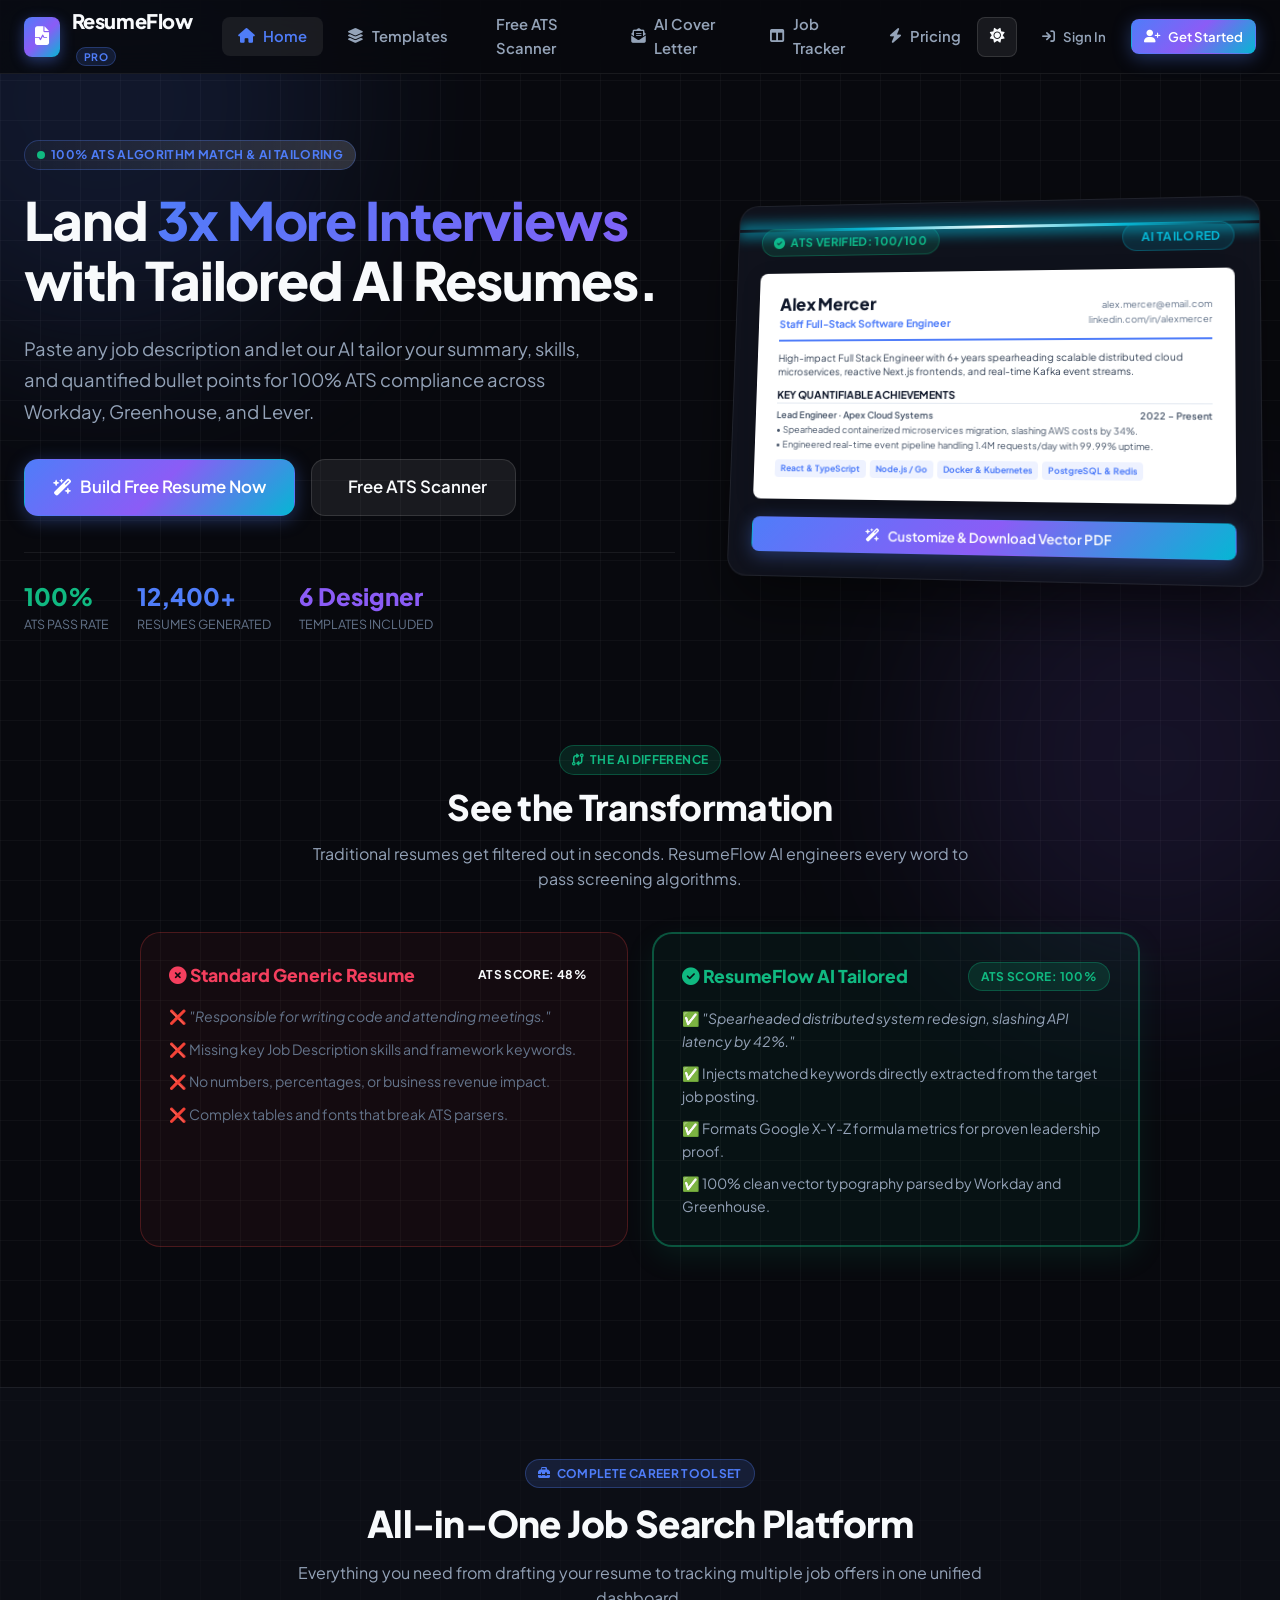
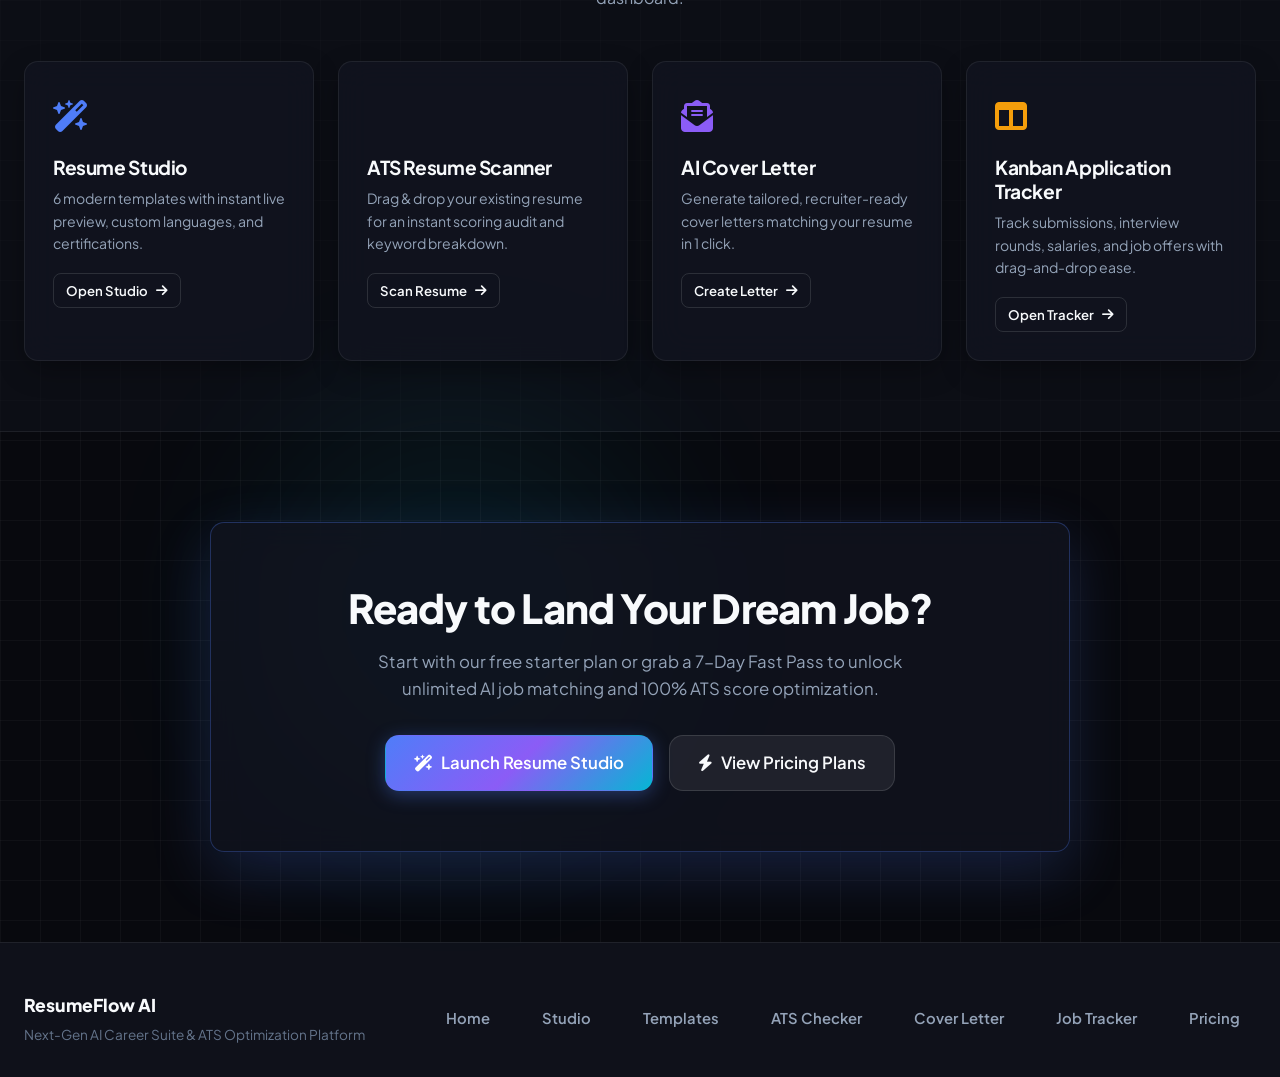
<file: index.html>
<!DOCTYPE html>
<html lang="en" data-theme="dark">
<head>
  <meta charset="UTF-8">
  <meta name="viewport" content="width=device-width, initial-scale=1.0">
  <title>ResumeFlow AI — The Next-Gen AI Resume Builder & ATS Job Tailoring Engine</title>
  <meta name="description" content="Land 3x more interviews. Build 100% ATS-optimized resumes tailored to any job description in seconds, generate matching cover letters, and track applications.">
  <meta name="keywords" content="ATS resume builder, free ATS resume checker, AI resume generator, job description matcher, resume templates, tech resume">
  <link rel="canonical" href="https://resumeflow-ai.onrender.com/">

  <!-- OpenGraph / Social Media SEO -->
  <meta property="og:type" content="website">
  <meta property="og:title" content="ResumeFlow AI — Land 3x More Interviews with AI Tailored Resumes">
  <meta property="og:description" content="Build 100% ATS-ready resumes matched directly to job descriptions with AI, 6 modern templates, and instant vector PDF downloads.">
  <meta property="og:url" content="https://resumeflow-ai.onrender.com/">
  <meta name="twitter:card" content="summary_large_image">

  <!-- JSON-LD Structured Data Schema for Google Search Snippets -->
  <script type="application/ld+json">
  {
    "@context": "https://schema.org",
    "@type": "SoftwareApplication",
    "name": "ResumeFlow AI",
    "operatingSystem": "All",
    "applicationCategory": "BusinessApplication",
    "offers": {
      "@type": "Offer",
      "price": "0.00",
      "priceCurrency": "USD"
    },
    "aggregateRating": {
      "@type": "AggregateRating",
      "ratingValue": "4.9",
      "ratingCount": "1240"
    },
    "description": "AI Resume Builder & ATS Job Tailoring Engine with real-time scoring, 6 modern templates, and cover letter generator."
  }
  </script>

  <!-- Favicon & Fonts -->
  <link rel="preconnect" href="https://fonts.googleapis.com">
  <link rel="preconnect" href="https://fonts.gstatic.com" crossorigin>
  <link href="https://fonts.googleapis.com/css2?family=Plus+Jakarta+Sans:wght@400;500;600;700;800;900&family=JetBrains+Mono:wght@400;600&display=swap" rel="stylesheet">

  <!-- FontAwesome Icons -->
  <link rel="stylesheet" href="https://cdnjs.cloudflare.com/ajax/libs/font-awesome/6.5.1/css/all.min.css">

  <!-- Core Stylesheets -->
  <link rel="stylesheet" href="css/app.css">
  <link rel="stylesheet" href="css/animations.css">
  <link rel="stylesheet" href="css/templates.css">

  <style>
    .comparison-section {
      max-width: 1000px;
      margin: 40px auto 60px;
      display: grid;
      grid-template-columns: 1fr 1fr;
      gap: 24px;
    }

    @media (max-width: 768px) {
      .comparison-section {
        grid-template-columns: 1fr;
      }
    }

    .compare-box {
      border-radius: var(--radius-lg);
      padding: 28px;
      position: relative;
    }

    .compare-box.bad {
      background: rgba(239, 68, 68, 0.05);
      border: 1px solid rgba(239, 68, 68, 0.25);
    }

    .compare-box.good {
      background: rgba(16, 185, 129, 0.05);
      border: 2px solid rgba(16, 185, 129, 0.4);
      box-shadow: 0 10px 30px rgba(16, 185, 129, 0.1);
    }

    .stat-counter-box {
      text-align: center;
      padding: 24px;
      background: var(--bg-card);
      border: 1px solid var(--border-subtle);
      border-radius: var(--radius-md);
    }
  </style>
</head>
<body class="bg-grid-pattern">

  <!-- Ambient Glow Orbs -->
  <div class="orb-glow orb-blue"></div>
  <div class="orb-glow orb-purple"></div>
  <div class="orb-glow orb-cyan"></div>

  <!-- Master Application Header Navigation -->
  <header class="app-header">
    <div class="container-wide flex-between">
      <!-- Brand Logo -->
      <a href="index.html" class="nav-brand">
        <div class="brand-icon">
          <i class="fa-solid fa-file-waveform"></i>
        </div>
        <span>ResumeFlow <span class="brand-badge">PRO</span></span>
      </a>

      <!-- Desktop Navigation Menu -->
      <ul class="nav-menu" id="navMenu">
        <li><a href="index.html" class="nav-link active"><i class="fa-solid fa-house"></i> Home</a></li>
        <li><a href="templates.html" class="nav-link"><i class="fa-solid fa-layer-group"></i> Templates</a></li>
        <li><a href="ats-checker.html" class="nav-link"><i class="fa-solid fa-radar"></i> Free ATS Scanner</a></li>
        <li><a href="cover-letter.html" class="nav-link"><i class="fa-solid fa-envelope-open-text"></i> AI Cover Letter</a></li>
        <li><a href="tracker.html" class="nav-link"><i class="fa-solid fa-table-columns"></i> Job Tracker</a></li>
        <li><a href="pricing.html" class="nav-link"><i class="fa-solid fa-bolt"></i> Pricing</a></li>
      </ul>

      <!-- Action Buttons -->
      <div class="nav-actions">
        <button class="btn btn-secondary btn-icon" id="themeToggleBtn" title="Toggle Light/Dark Mode">
          <i class="fa-solid fa-sun" id="themeIcon"></i>
        </button>
        <a href="dashboard.html" class="btn btn-secondary btn-sm" style="display:inline-flex; align-items:center; gap:8px;">
          <i class="fa-solid fa-folder-open"></i> Vault
        </a>
        <a href="builder.html" class="btn btn-primary btn-sm">
          <i class="fa-solid fa-wand-magic-sparkles"></i> Build Resume
        </a>
      </div>
    </div>
  </header>

  <!-- Hero Section -->
  <section class="hero-section" style="padding: 140px 0 70px 0; position: relative; overflow: hidden;">
    <div class="container">
      <div class="grid hero-grid" style="align-items: center; gap: 48px;">

        <!-- Left Hero Content -->
        <div class="animate-fade-in-up">
          <div class="badge badge-primary shimmer-badge" style="margin-bottom: 20px;">
            <span class="status-dot"></span> 100% ATS Algorithm Match & AI Tailoring
          </div>

          <h1 style="font-size: 3.3rem; font-weight: 900; line-height: 1.15; margin-bottom: 22px;">
            Land <span class="text-gradient">3x More Interviews</span> with Tailored AI Resumes.
          </h1>

          <p style="font-size: 1.15rem; color: var(--text-secondary); margin-bottom: 32px; line-height: 1.7; max-width: 580px;">
            Paste any job description and let our AI tailor your summary, skills, and quantified bullet points for 100% ATS compliance across Workday, Greenhouse, and Lever.
          </p>

          <!-- CTA Buttons -->
          <div style="display: flex; align-items: center; gap: 16px; flex-wrap: wrap; margin-bottom: 36px;">
            <a href="builder.html" class="btn btn-primary btn-lg">
              <i class="fa-solid fa-wand-magic-sparkles"></i> Build Free Resume Now
            </a>
            <a href="ats-checker.html" class="btn btn-secondary btn-lg">
              <i class="fa-solid fa-radar"></i> Free ATS Scanner
            </a>
          </div>

          <!-- Trust Proof Metrics -->
          <div style="display: flex; gap: 28px; flex-wrap: wrap; border-top: 1px solid var(--border-subtle); padding-top: 24px;">
            <div>
              <div style="font-size: 1.5rem; font-weight: 800; color: var(--accent-emerald);">100%</div>
              <div style="font-size: 0.78rem; color: var(--text-muted); text-transform: uppercase;">ATS Pass Rate</div>
            </div>
            <div>
              <div style="font-size: 1.5rem; font-weight: 800; color: var(--accent-primary);">12,400+</div>
              <div style="font-size: 0.78rem; color: var(--text-muted); text-transform: uppercase;">Resumes Generated</div>
            </div>
            <div>
              <div style="font-size: 1.5rem; font-weight: 800; color: #8b5cf6;">6 Designer</div>
              <div style="font-size: 0.78rem; color: var(--text-muted); text-transform: uppercase;">Templates Included</div>
            </div>
          </div>
        </div>

        <!-- Right Hero: 3D Interactive Live Hologram Resume Preview -->
        <div class="tilt-card-container">
          <div class="glass-card tilt-card" style="padding: 24px; border-radius: var(--radius-lg); position: relative; overflow: hidden; box-shadow: 0 25px 60px rgba(0,0,0,0.5);">
            <!-- Laser Scan Line -->
            <div class="laser-scan-line"></div>

            <!-- Mini Floating Badges -->
            <div style="display: flex; justify-content: space-between; align-items: center; margin-bottom: 18px;">
              <span class="badge badge-emerald"><i class="fa-solid fa-circle-check"></i> ATS Verified: 100/100</span>
              <span class="badge badge-cyan"><i class="fa-solid fa-sparkles"></i> AI Tailored</span>
            </div>

            <!-- Mockup Card Body -->
            <div style="background: #ffffff; color: #1e293b; border-radius: 8px; padding: 22px; font-family: 'Plus Jakarta Sans', sans-serif; font-size: 8.5pt; box-shadow: 0 4px 20px rgba(0,0,0,0.15);">
              <div style="display: flex; justify-content: space-between; align-items: baseline; border-bottom: 2px solid #4f7df9; padding-bottom: 8px; margin-bottom: 10px;">
                <div>
                  <h3 style="font-size: 13pt; font-weight: 800; color: #0f172a; margin: 0;">Alex Mercer</h3>
                  <div style="color: #4f7df9; font-weight: 700; font-size: 8pt;">Staff Full-Stack Software Engineer</div>
                </div>
                <div style="text-align: right; font-size: 7pt; color: #64748b;">
                  <div>alex.mercer@email.com</div>
                  <div>linkedin.com/in/alexmercer</div>
                </div>
              </div>

              <!-- Summary -->
              <p style="font-size: 7.5pt; color: #334155; line-height: 1.4; margin-bottom: 8px;">
                High-impact Full Stack Engineer with 6+ years spearheading scalable distributed cloud microservices, reactive Next.js frontends, and real-time Kafka event streams.
              </p>

              <!-- Experience preview -->
              <div style="font-weight: 700; font-size: 8pt; color: #0f172a; border-bottom: 1px solid #e2e8f0; margin-bottom: 4px; text-transform: uppercase;">
                Key Quantifiable Achievements
              </div>
              <div style="font-size: 7pt; color: #475569; margin-bottom: 6px;">
                <div style="display: flex; justify-content: space-between; font-weight: 600;">
                  <span>Lead Engineer · Apex Cloud Systems</span>
                  <span>2022 – Present</span>
                </div>
                <div>• Spearheaded containerized microservices migration, slashing AWS costs by 34%.</div>
                <div>• Engineered real-time event pipeline handling 1.4M requests/day with 99.99% uptime.</div>
              </div>

              <!-- Skill pills -->
              <div style="margin-top: 8px; display: flex; gap: 4px; flex-wrap: wrap;">
                <span style="background: #eef2ff; color: #4f7df9; padding: 2px 6px; border-radius: 4px; font-weight: 700; font-size: 6.5pt;">React & TypeScript</span>
                <span style="background: #eef2ff; color: #4f7df9; padding: 2px 6px; border-radius: 4px; font-weight: 700; font-size: 6.5pt;">Node.js / Go</span>
                <span style="background: #eef2ff; color: #4f7df9; padding: 2px 6px; border-radius: 4px; font-weight: 700; font-size: 6.5pt;">Docker & Kubernetes</span>
                <span style="background: #eef2ff; color: #4f7df9; padding: 2px 6px; border-radius: 4px; font-weight: 700; font-size: 6.5pt;">PostgreSQL & Redis</span>
              </div>
            </div>

            <!-- Floating Action in Card -->
            <div style="margin-top: 18px; text-align: center;">
              <a href="builder.html" class="btn btn-primary btn-sm" style="width: 100%;">
                <i class="fa-solid fa-wand-magic-sparkles"></i> Customize & Download Vector PDF
              </a>
            </div>
          </div>
        </div>

      </div>
    </div>
  </section>

  <!-- Before vs After Resume ATS Score Widget -->
  <section style="padding: 40px 0 80px; position: relative;">
    <div class="container">
      <div style="text-align: center; max-width: 680px; margin: 0 auto 36px auto;">
        <span class="badge badge-emerald" style="margin-bottom: 10px;"><i class="fa-solid fa-code-compare"></i> The AI Difference</span>
        <h2 style="font-size: 2.2rem; font-weight: 800; margin-bottom: 12px;">See the Transformation</h2>
        <p style="color: var(--text-secondary);">Traditional resumes get filtered out in seconds. ResumeFlow AI engineers every word to pass screening algorithms.</p>
      </div>

      <div class="comparison-section">
        <!-- Standard Resume Box -->
        <div class="compare-box bad">
          <div style="display: flex; justify-content: space-between; align-items: center; margin-bottom: 16px;">
            <div style="font-weight: 800; color: var(--accent-coral); font-size: 1.1rem;">
              <i class="fa-solid fa-circle-xmark"></i> Standard Generic Resume
            </div>
            <span class="badge badge-coral">ATS Score: 48%</span>
          </div>
          <ul style="list-style: none; padding: 0; margin: 0; font-size: 0.88rem; color: var(--text-muted); display: flex; flex-direction: column; gap: 10px;">
            <li>❌ <em>"Responsible for writing code and attending meetings."</em></li>
            <li>❌ Missing key Job Description skills and framework keywords.</li>
            <li>❌ No numbers, percentages, or business revenue impact.</li>
            <li>❌ Complex tables and fonts that break ATS parsers.</li>
          </ul>
        </div>

        <!-- ResumeFlow Optimized Box -->
        <div class="compare-box good">
          <div style="display: flex; justify-content: space-between; align-items: center; margin-bottom: 16px;">
            <div style="font-weight: 800; color: var(--accent-emerald); font-size: 1.1rem;">
              <i class="fa-solid fa-circle-check"></i> ResumeFlow AI Tailored
            </div>
            <span class="badge badge-emerald">ATS Score: 100%</span>
          </div>
          <ul style="list-style: none; padding: 0; margin: 0; font-size: 0.88rem; color: var(--text-secondary); display: flex; flex-direction: column; gap: 10px;">
            <li>✅ <em>"Spearheaded distributed system redesign, slashing API latency by 42%."</em></li>
            <li>✅ Injects matched keywords directly extracted from the target job posting.</li>
            <li>✅ Formats Google X-Y-Z formula metrics for proven leadership proof.</li>
            <li>✅ 100% clean vector typography parsed by Workday and Greenhouse.</li>
          </ul>
        </div>
      </div>
    </div>
  </section>

  <!-- Complete Startup Suite Tools -->
  <section style="padding: 70px 0; background: rgba(15, 17, 26, 0.6); border-top: 1px solid var(--border-subtle); border-bottom: 1px solid var(--border-subtle);">
    <div class="container">
      <div style="text-align: center; max-width: 700px; margin: 0 auto 50px auto;">
        <span class="badge badge-primary" style="margin-bottom: 12px;"><i class="fa-solid fa-toolbox"></i> Complete Career Toolset</span>
        <h2 style="font-size: 2.3rem; font-weight: 800; margin-bottom: 14px;">All-in-One Job Search Platform</h2>
        <p style="color: var(--text-secondary);">Everything you need from drafting your resume to tracking multiple job offers in one unified dashboard.</p>
      </div>

      <div class="grid" style="grid-template-columns: repeat(auto-fit, minmax(260px, 1fr)); gap: 24px;">

        <div class="glass-card" style="padding: 28px;">
          <div style="font-size: 2rem; color: var(--accent-primary); margin-bottom: 14px;"><i class="fa-solid fa-wand-magic-sparkles"></i></div>
          <h3 style="font-size: 1.2rem; margin-bottom: 8px;">Resume Studio</h3>
          <p style="font-size: 0.88rem; color: var(--text-secondary); margin-bottom: 18px;">6 modern templates with instant live preview, custom languages, and certifications.</p>
          <a href="builder.html" class="btn btn-outline btn-sm">Open Studio <i class="fa-solid fa-arrow-right"></i></a>
        </div>

        <div class="glass-card" style="padding: 28px;">
          <div style="font-size: 2rem; color: var(--accent-emerald); margin-bottom: 14px;"><i class="fa-solid fa-radar"></i></div>
          <h3 style="font-size: 1.2rem; margin-bottom: 8px;">ATS Resume Scanner</h3>
          <p style="font-size: 0.88rem; color: var(--text-secondary); margin-bottom: 18px;">Drag & drop your existing resume for an instant scoring audit and keyword breakdown.</p>
          <a href="ats-checker.html" class="btn btn-outline btn-sm">Scan Resume <i class="fa-solid fa-arrow-right"></i></a>
        </div>

        <div class="glass-card" style="padding: 28px;">
          <div style="font-size: 2rem; color: #8b5cf6; margin-bottom: 14px;"><i class="fa-solid fa-envelope-open-text"></i></div>
          <h3 style="font-size: 1.2rem; margin-bottom: 8px;">AI Cover Letter</h3>
          <p style="font-size: 0.88rem; color: var(--text-secondary); margin-bottom: 18px;">Generate tailored, recruiter-ready cover letters matching your resume in 1 click.</p>
          <a href="cover-letter.html" class="btn btn-outline btn-sm">Create Letter <i class="fa-solid fa-arrow-right"></i></a>
        </div>

        <div class="glass-card" style="padding: 28px;">
          <div style="font-size: 2rem; color: var(--accent-amber); margin-bottom: 14px;"><i class="fa-solid fa-table-columns"></i></div>
          <h3 style="font-size: 1.2rem; margin-bottom: 8px;">Kanban Application Tracker</h3>
          <p style="font-size: 0.88rem; color: var(--text-secondary); margin-bottom: 18px;">Track submissions, interview rounds, salaries, and job offers with drag-and-drop ease.</p>
          <a href="tracker.html" class="btn btn-outline btn-sm">Open Tracker <i class="fa-solid fa-arrow-right"></i></a>
        </div>

      </div>
    </div>
  </section>

  <!-- CTA Banner -->
  <section style="padding: 90px 0; text-align: center; position: relative;">
    <div class="container">
      <div class="glass-card" style="padding: 60px 32px; max-width: 860px; margin: 0 auto; border-color: rgba(79, 125, 249, 0.3); box-shadow: 0 20px 60px rgba(79, 125, 249, 0.2);">
        <h2 style="font-size: 2.5rem; font-weight: 900; margin-bottom: 16px;">Ready to Land Your Dream Job?</h2>
        <p style="font-size: 1.05rem; color: var(--text-secondary); max-width: 600px; margin: 0 auto 32px auto;">
          Start with our free starter plan or grab a 7-Day Fast Pass to unlock unlimited AI job matching and 100% ATS score optimization.
        </p>
        <div style="display: flex; justify-content: center; gap: 16px; flex-wrap: wrap;">
          <a href="builder.html" class="btn btn-primary btn-lg">
            <i class="fa-solid fa-wand-magic-sparkles"></i> Launch Resume Studio
          </a>
          <a href="pricing.html" class="btn btn-secondary btn-lg">
            <i class="fa-solid fa-bolt"></i> View Pricing Plans
          </a>
        </div>
      </div>
    </div>
  </section>

  <!-- Master Application Footer -->
  <footer style="border-top: 1px solid var(--border-subtle); padding: 48px 0 32px 0; background: var(--bg-surface);">
    <div class="container flex-between" style="flex-wrap: wrap; gap: 24px;">
      <div>
        <div style="font-weight: 800; font-size: 1.1rem; margin-bottom: 4px;">ResumeFlow AI</div>
        <p style="font-size: 0.85rem; color: var(--text-muted);">
          Next-Gen AI Career Suite & ATS Optimization Platform
        </p>
      </div>
      <div style="display: flex; gap: 20px; font-size: 0.9rem; flex-wrap: wrap;">
        <a href="index.html" class="nav-link">Home</a>
        <a href="builder.html" class="nav-link">Studio</a>
        <a href="templates.html" class="nav-link">Templates</a>
        <a href="ats-checker.html" class="nav-link">ATS Checker</a>
        <a href="cover-letter.html" class="nav-link">Cover Letter</a>
        <a href="tracker.html" class="nav-link">Job Tracker</a>
        <a href="pricing.html" class="nav-link">Pricing</a>
      </div>
    </div>
  </footer>

  <!-- Core JavaScript Modules -->
  <script src="js/storage.js"></script>
  <script src="js/app.js"></script>
</body>
</html>
</file>
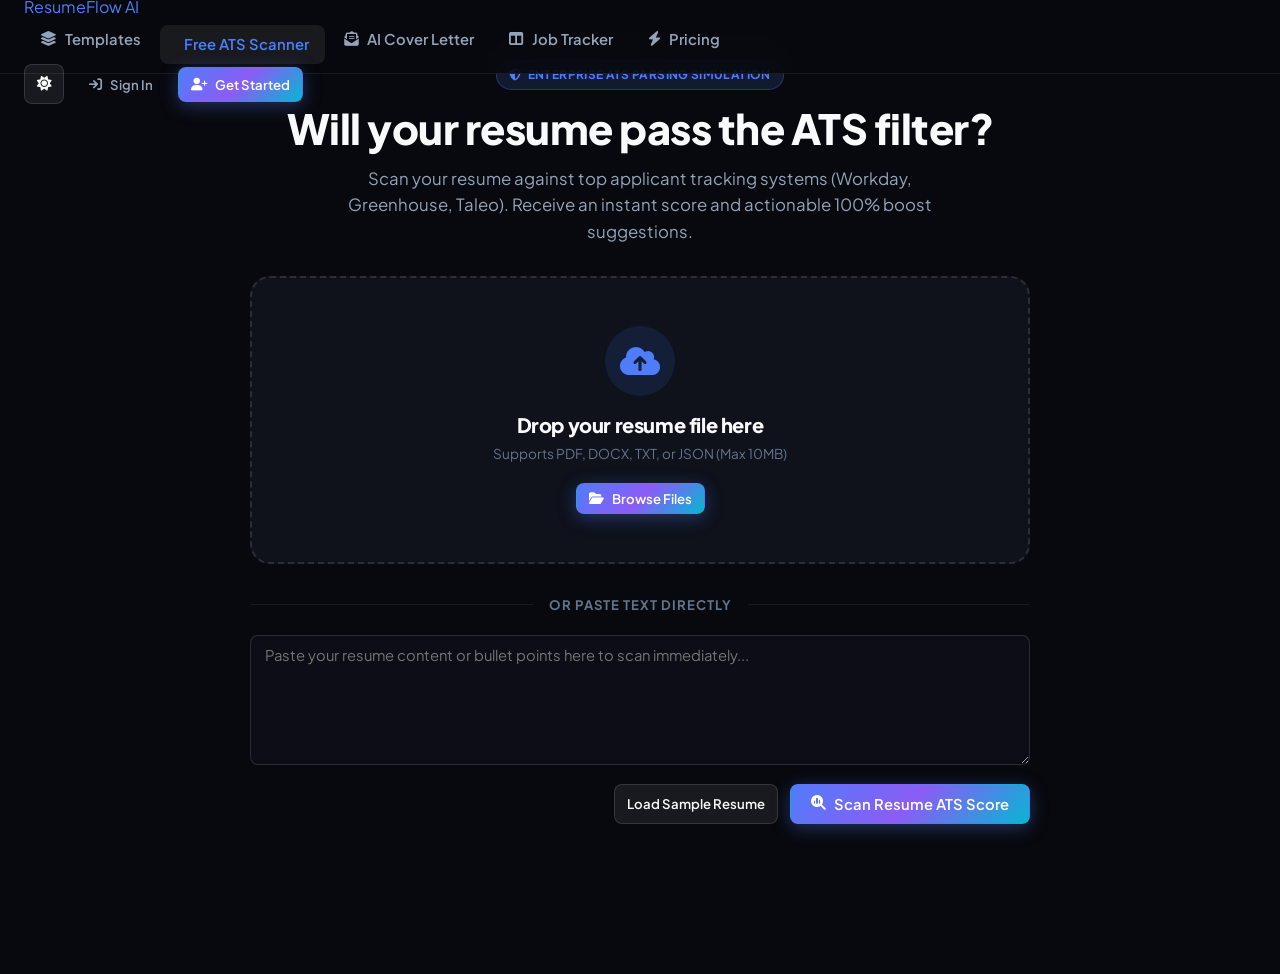
<file: ats-checker.html>
<!DOCTYPE html>
<html lang="en" data-theme="dark">
<head>
  <meta charset="UTF-8">
  <meta name="viewport" content="width=device-width, initial-scale=1.0">
  <title>Free Instant ATS Resume Scanner & Score Checker — ResumeFlow AI</title>
  <meta name="description" content="Check if your resume passes applicant tracking systems (ATS) like Workday, Greenhouse, and Lever. Get an instant score and actionable fixes.">
  <meta name="keywords" content="ATS resume checker, free ATS scanner, resume score, resume parser test, ATS compatibility test, Workday resume test">
  <link rel="canonical" href="https://resumeflow-ai.onrender.com/ats-checker.html">

  <!-- JSON-LD FAQ & WebApplication Schema for Google Search Snippets -->
  <script type="application/ld+json">
  {
    "@context": "https://schema.org",
    "@type": "WebApplication",
    "name": "ResumeFlow Free ATS Scanner",
    "applicationCategory": "UtilitiesApplication",
    "offers": {
      "@type": "Offer",
      "price": "0"
    },
    "description": "Free instant ATS scanner simulating Workday, Taleo, and Greenhouse resume filters."
  }
  </script>

  <!-- Google Fonts & Font Awesome -->
  <link rel="preconnect" href="https://fonts.googleapis.com">
  <link rel="preconnect" href="https://fonts.gstatic.com" crossorigin>
  <link href="https://fonts.googleapis.com/css2?family=Plus+Jakarta+Sans:wght@300;400;500;600;700;800;900&family=JetBrains+Mono:wght@400;500;700&display=swap" rel="stylesheet">
  <link rel="stylesheet" href="https://cdnjs.cloudflare.com/ajax/libs/font-awesome/6.5.1/css/all.min.css">

  <!-- Core App Stylesheets -->
  <link rel="stylesheet" href="css/app.css">
  <link rel="stylesheet" href="css/animations.css">

  <style>
    .checker-hero {
      text-align: center;
      padding: 60px 20px 30px;
    }

    .dropzone-card {
      background: var(--bg-card);
      border: 2px dashed var(--border-medium);
      border-radius: var(--radius-lg);
      padding: 48px 24px;
      text-align: center;
      cursor: pointer;
      transition: all var(--transition-normal);
      max-width: 780px;
      margin: 0 auto 30px;
    }

    .dropzone-card:hover, .dropzone-card.drag-over {
      border-color: var(--accent-primary);
      background: rgba(79, 125, 249, 0.04);
      transform: translateY(-2px);
    }

    .drop-icon {
      width: 70px;
      height: 70px;
      border-radius: 50%;
      background: rgba(79, 125, 249, 0.12);
      color: var(--accent-primary);
      display: flex;
      align-items: center;
      justify-content: center;
      font-size: 2rem;
      margin: 0 auto 16px;
    }

    .or-divider {
      display: flex;
      align-items: center;
      text-align: center;
      margin: 20px auto;
      max-width: 780px;
      color: var(--text-muted);
      font-size: 0.82rem;
      font-weight: 700;
      text-transform: uppercase;
      letter-spacing: 1px;
    }

    .or-divider::before, .or-divider::after {
      content: '';
      flex: 1;
      border-bottom: 1px solid var(--border-subtle);
    }

    .or-divider span {
      padding: 0 16px;
    }

    .text-paste-area {
      max-width: 780px;
      margin: 0 auto 40px;
    }

    .results-container {
      display: none;
      max-width: 900px;
      margin: 0 auto 60px;
    }

    .results-container.active {
      display: block;
      animation: fadeInUp 0.4s ease-out;
    }

    .score-banner {
      background: var(--bg-card);
      border: 1px solid var(--border-subtle);
      border-radius: var(--radius-lg);
      padding: 32px;
      display: flex;
      align-items: center;
      justify-content: space-between;
      gap: 24px;
      margin-bottom: 30px;
      box-shadow: var(--shadow-md);
      flex-wrap: wrap;
    }

    .score-circle-lg {
      width: 110px;
      height: 110px;
      border-radius: 50%;
      display: flex;
      flex-direction: column;
      align-items: center;
      justify-content: center;
      font-weight: 900;
      border: 4px solid var(--accent-amber);
      background: rgba(245, 158, 11, 0.08);
      flex-shrink: 0;
    }

    .score-num {
      font-size: 2.2rem;
      line-height: 1;
      color: var(--text-primary);
    }

    .score-label {
      font-size: 0.72rem;
      color: var(--text-muted);
      text-transform: uppercase;
      letter-spacing: 0.5px;
      margin-top: 4px;
    }

    .breakdown-grid {
      display: grid;
      grid-template-columns: repeat(auto-fit, minmax(280px, 1fr));
      gap: 20px;
      margin-bottom: 30px;
    }

    .breakdown-card {
      background: var(--bg-surface);
      border: 1px solid var(--border-subtle);
      border-radius: var(--radius-md);
      padding: 20px;
    }

    .breakdown-header {
      display: flex;
      justify-content: space-between;
      align-items: center;
      margin-bottom: 10px;
    }

    .breakdown-title {
      font-size: 0.95rem;
      font-weight: 700;
      display: flex;
      align-items: center;
      gap: 8px;
    }

    .scan-loading-state {
      display: none;
      text-align: center;
      padding: 60px 20px;
    }

    .radar-pulse {
      width: 90px;
      height: 90px;
      border-radius: 50%;
      background: rgba(79, 125, 249, 0.2);
      position: relative;
      margin: 0 auto 24px;
      display: flex;
      align-items: center;
      justify-content: center;
      font-size: 2.5rem;
      color: var(--accent-primary);
      animation: pulse 1.8s infinite;
    }
  </style>
</head>
<body>

  <!-- Top Global Header Navigation -->
  <header class="app-header">
    <div class="container-wide">
      <a href="index.html" class="brand-logo">
        <div class="logo-mark"><i class="fa-solid fa-file-waveform"></i></div>
        <div class="logo-text">Resume<span>Flow</span> AI</div>
      </a>

      <nav class="main-nav">
        <a href="templates.html" class="nav-link"><i class="fa-solid fa-layer-group"></i> Templates</a>
        <a href="ats-checker.html" class="nav-link active"><i class="fa-solid fa-radar"></i> Free ATS Scanner</a>
        <a href="cover-letter.html" class="nav-link"><i class="fa-solid fa-envelope-open-text"></i> AI Cover Letter</a>
        <a href="tracker.html" class="nav-link"><i class="fa-solid fa-table-columns"></i> Job Tracker</a>
        <a href="pricing.html" class="nav-link"><i class="fa-solid fa-bolt"></i> Pricing</a>
      </nav>

      <div class="nav-actions">
        <button type="button" class="btn btn-ghost btn-icon theme-toggle" id="themeToggleBtn" title="Toggle Dark/Light Mode">
          <i class="fa-solid fa-moon"></i>
        </button>
        <div id="authNavContainer">
          <a href="login.html" class="btn btn-ghost btn-sm">Sign In</a>
          <a href="builder.html" class="btn btn-primary btn-sm"><i class="fa-solid fa-wand-magic-sparkles"></i> Build Resume</a>
        </div>
      </div>
    </div>
  </header>

  <main class="container" style="padding-bottom: 80px;">

    <section class="checker-hero animate-fade-in-up">
      <div class="badge badge-primary" style="margin-bottom: 12px;">
        <i class="fa-solid fa-shield-halved"></i> Enterprise ATS Parsing Simulation
      </div>
      <h1 style="font-size: 2.6rem; font-weight: 900; margin-bottom: 12px; letter-spacing: -0.5px;">
        Will your resume pass the ATS filter?
      </h1>
      <p style="font-size: 1.05rem; color: var(--text-secondary); max-width: 620px; margin: 0 auto 30px;">
        Scan your resume against top applicant tracking systems (Workday, Greenhouse, Taleo). Receive an instant score and actionable 100% boost suggestions.
      </p>

      <!-- Drag & Drop Upload Zone -->
      <div class="dropzone-card" id="dropzone" onclick="document.getElementById('resumeFileInput').click()">
        <input type="file" id="resumeFileInput" accept=".pdf,.docx,.txt,.json" style="display: none;">
        <div class="drop-icon"><i class="fa-solid fa-cloud-arrow-up"></i></div>
        <h3 style="font-size: 1.25rem; font-weight: 800; margin-bottom: 6px;">Drop your resume file here</h3>
        <p style="font-size: 0.85rem; color: var(--text-muted); margin-bottom: 18px;">Supports PDF, DOCX, TXT, or JSON (Max 10MB)</p>
        <button type="button" class="btn btn-primary btn-sm" onclick="event.stopPropagation(); document.getElementById('resumeFileInput').click();">
          <i class="fa-solid fa-folder-open"></i> Browse Files
        </button>
      </div>

      <div class="or-divider"><span>OR PASTE TEXT DIRECTLY</span></div>

      <div class="text-paste-area">
        <textarea id="rawResumeText" class="form-control" rows="6" placeholder="Paste your resume content or bullet points here to scan immediately..."></textarea>
        <div style="display: flex; justify-content: flex-end; gap: 12px; margin-top: 12px;">
          <button type="button" class="btn btn-secondary btn-sm" onclick="loadSampleResume()">Load Sample Resume</button>
          <button type="button" class="btn btn-primary" onclick="runATSCheck()"><i class="fa-solid fa-magnifying-glass-chart"></i> Scan Resume ATS Score</button>
        </div>
      </div>
    </section>

    <!-- Scanning State Indicator -->
    <div class="scan-loading-state" id="scanLoading">
      <div class="radar-pulse"><i class="fa-solid fa-radar fa-spin"></i></div>
      <h3 style="font-size: 1.4rem; font-weight: 800; margin-bottom: 8px;" id="scanStatusTitle">Parsing resume structure...</h3>
      <p style="font-size: 0.88rem; color: var(--text-muted);" id="scanStatusSubtitle">Simulating Workday & Greenhouse ATS parser engines</p>
    </div>

    <!-- ATS Score Results Container -->
    <section class="results-container" id="resultsSection">

      <div class="score-banner">
        <div style="display: flex; align-items: center; gap: 20px;">
          <div class="score-circle-lg" id="resScoreCircle">
            <span class="score-num" id="resScoreNum">72</span>
            <span class="score-label">ATS Score</span>
          </div>
          <div>
            <h2 style="font-size: 1.45rem; font-weight: 800; margin-bottom: 4px;" id="resScoreHeadline">Moderate ATS Readiness</h2>
            <p style="font-size: 0.88rem; color: var(--text-secondary); margin: 0; max-width: 480px;" id="resScoreSummary">
              Your resume has strong foundations but is missing key quantifiable metrics and technical skill categorizations.
            </p>
          </div>
        </div>

        <div>
          <button type="button" class="btn btn-primary" onclick="importToBuilderAndBoost()">
            <i class="fa-solid fa-wand-magic-sparkles"></i> Boost to 100% in Studio
          </button>
        </div>
      </div>

      <!-- Category Breakdown Grid -->
      <h3 style="font-size: 1.25rem; font-weight: 800; margin-bottom: 18px;">Detailed ATS Metric Breakdown</h3>
      <div class="breakdown-grid" id="breakdownGrid">
        <!-- Dynamically rendered breakdown cards -->
      </div>

      <!-- Specific Recommendations -->
      <div style="background: var(--bg-card); border: 1px solid var(--border-subtle); border-radius: var(--radius-lg); padding: 28px; margin-top: 30px;">
        <h3 style="font-size: 1.15rem; font-weight: 800; margin-bottom: 16px; display: flex; align-items: center; gap: 8px;">
          <i class="fa-solid fa-list-check" style="color: var(--accent-primary);"></i> AI Recommended Fixes
        </h3>
        <ul id="recommendationsList" style="list-style: none; padding: 0; margin: 0; display: flex; flex-direction: column; gap: 12px;">
          <!-- Recommendations injected here -->
        </ul>
      </div>

    </section>

  </main>

  <!-- Toast Notification Container -->
  <div class="toast-container" id="toastContainer"></div>

  <!-- Scripts -->
  <script src="js/storage.js"></script>
  <script src="js/aiMatcher.js"></script>
  <script src="js/app.js"></script>
  <script>
    let currentScannedText = '';

    document.addEventListener('DOMContentLoaded', () => {
      const dropzone = document.getElementById('dropzone');
      const fileInput = document.getElementById('resumeFileInput');

      ['dragenter', 'dragover'].forEach(eventName => {
        dropzone.addEventListener(eventName, (e) => {
          e.preventDefault();
          dropzone.classList.add('drag-over');
        });
      });

      ['dragleave', 'drop'].forEach(eventName => {
        dropzone.addEventListener(eventName, (e) => {
          e.preventDefault();
          dropzone.classList.remove('drag-over');
        });
      });

      dropzone.addEventListener('drop', (e) => {
        const files = e.dataTransfer.files;
        if (files.length > 0) handleFileUpload(files[0]);
      });

      fileInput.addEventListener('change', (e) => {
        if (e.target.files.length > 0) handleFileUpload(e.target.files[0]);
      });
    });

    function handleFileUpload(file) {
      showToast(`Uploading and parsing ${file.name}...`, 'info');
      const reader = new FileReader();
      reader.onload = (e) => {
        const content = e.target.result;
        document.getElementById('rawResumeText').value = content;
        runATSCheck();
      };
      reader.readAsText(file);
    }

    function loadSampleResume() {
      const sample = `Alex Mercer
Senior Full-Stack Engineer | San Francisco, CA | alex.mercer@email.com | (555) 349-2819
LinkedIn: linkedin.com/in/alexmercer | GitHub: github.com/alexmercer

PROFESSIONAL SUMMARY
Experienced Software Engineer with 6+ years designing, developing, and deploying scalable distributed web applications and high-throughput microservices in React, TypeScript, Node.js, and AWS.

EXPERIENCE
Lead Full-Stack Developer | Apex Cloud Technologies (2022 - Present)
- Spearheaded the architectural migration of legacy monolith to containerized Docker & Kubernetes microservices, reducing AWS infrastructure costs by 34%.
- Engineered real-time WebSocket data synchronization pipeline processing 1.4M events daily with 99.99% uptime.
- Mentored a squad of 6 junior and mid-level engineers and instituted automated CI/CD GitHub Actions pipelines.

Software Engineer | Velocity Data Systems (2019 - 2022)
- Built enterprise customer analytics dashboard using React, Next.js, and GraphQL, increasing user engagement by 48%.
- Optimized PostgreSQL database indexing and query execution plans, slashing API p99 latency from 450ms to 85ms.

SKILLS
Frontend: React, TypeScript, Next.js, HTML5, CSS3, TailwindCSS
Backend: Node.js, Express, Python, Go, GraphQL, REST APIs
Cloud & DevOps: AWS (EC2, S3, Lambda), Docker, Kubernetes, CI/CD, Terraform
Databases: PostgreSQL, Redis, MongoDB`;

      document.getElementById('rawResumeText').value = sample;
      showToast('Sample developer resume loaded!', 'success');
    }

    function runATSCheck() {
      const text = (document.getElementById('rawResumeText').value || '').trim();
      if (!text) {
        showToast('Please upload a resume or paste your resume text first.', 'error');
        return;
      }

      currentScannedText = text;
      const loader = document.getElementById('scanLoading');
      const results = document.getElementById('resultsSection');
      const statusTitle = document.getElementById('scanStatusTitle');

      results.classList.remove('active');
      loader.style.display = 'block';

      const steps = [
        'Checking semantic headers & contact info...',
        'Auditing action verbs & leadership keywords...',
        'Calculating quantifiable metric density...',
        'Running ATS parsing compatibility model...'
      ];

      let stepIdx = 0;
      const interval = setInterval(() => {
        if (stepIdx < steps.length) {
          statusTitle.textContent = steps[stepIdx];
          stepIdx++;
        } else {
          clearInterval(interval);
          loader.style.display = 'none';
          displayResults(calculateTextATS(text));
        }
      }, 350);
    }

    function calculateTextATS(text) {
      let score = 50;
      const t = text.toLowerCase();

      // Check contacts
      const hasEmail = /[a-zA-Z0-9._%+-]+@[a-zA-Z0-9.-]+\.[a-zA-Z]{2,}/.test(text);
      const hasPhone = /(\+?[0-9\s\-()]{7,})/.test(text);
      const hasLinkedIn = /linkedin\.com/.test(t);
      const hasGithub = /github\.com/.test(t);

      if (hasEmail && hasPhone) score += 15;
      if (hasLinkedIn || hasGithub) score += 10;

      // Check action verbs
      const verbs = ['spearheaded', 'architected', 'engineered', 'optimized', 'reduced', 'increased', 'developed', 'mentored', 'orchestrated', 'built'];
      const matchedVerbs = verbs.filter(v => t.includes(v));
      score += Math.min(15, matchedVerbs.length * 3);

      // Check metrics / percentages / numbers
      const metrics = text.match(/\b\d+([.,]\d+)?(%|M|k|x|\+)?\b/g) || [];
      if (metrics.length >= 3) score += 10;

      // Ensure cap between 55 and 92 for un-optimized resumes
      score = Math.min(92, Math.max(55, score));

      return {
        score,
        hasEmail,
        hasPhone,
        hasLinkedIn,
        verbCount: matchedVerbs.length,
        metricCount: metrics.length
      };
    }

    function displayResults(data) {
      const results = document.getElementById('resultsSection');
      const scoreNum = document.getElementById('resScoreNum');
      const scoreCircle = document.getElementById('resScoreCircle');
      const headline = document.getElementById('resScoreHeadline');
      const summary = document.getElementById('resScoreSummary');
      const breakdownGrid = document.getElementById('breakdownGrid');
      const recList = document.getElementById('recommendationsList');

      scoreNum.textContent = data.score;

      if (data.score >= 85) {
        scoreCircle.style.borderColor = 'var(--accent-emerald)';
        scoreCircle.style.background = 'rgba(16, 185, 129, 0.08)';
        headline.textContent = 'Excellent ATS Score — High Match';
        summary.textContent = 'Your resume meets enterprise ATS standards and is ready for top-tier corporate applicant pools.';
      } else if (data.score >= 70) {
        scoreCircle.style.borderColor = 'var(--accent-amber)';
        scoreCircle.style.background = 'rgba(245, 158, 11, 0.08)';
        headline.textContent = 'Moderate ATS Score — Improvements Needed';
        summary.textContent = 'Your resume passes basic filters, but lacks dense quantifiable metrics and high-impact action verbs.';
      } else {
        scoreCircle.style.borderColor = 'var(--accent-coral)';
        scoreCircle.style.background = 'rgba(239, 68, 68, 0.08)';
        headline.textContent = 'Low ATS Score — Risk of Automated Rejection';
        summary.textContent = 'ATS filters may discard your application due to missing contact links and weak keyword alignment.';
      }

      // Breakdown Cards
      breakdownGrid.innerHTML = `
        <div class="breakdown-card">
          <div class="breakdown-header">
            <div class="breakdown-title"><i class="fa-solid fa-address-card" style="color: var(--accent-primary);"></i> Contact & Social Links</div>
            <span class="badge ${data.hasLinkedIn ? 'badge-emerald' : 'badge-amber'}">${data.hasLinkedIn ? '100%' : '75%'}</span>
          </div>
          <p style="font-size: 0.82rem; color: var(--text-muted); margin: 0;">${data.hasLinkedIn ? 'LinkedIn and direct contact details verified.' : 'Missing LinkedIn or GitHub profile link.'}</p>
        </div>

        <div class="breakdown-card">
          <div class="breakdown-header">
            <div class="breakdown-title"><i class="fa-solid fa-bolt" style="color: var(--accent-primary);"></i> Action Verb Density</div>
            <span class="badge ${data.verbCount >= 4 ? 'badge-emerald' : 'badge-amber'}">${Math.min(100, data.verbCount * 20)}%</span>
          </div>
          <p style="font-size: 0.82rem; color: var(--text-muted); margin: 0;">Found ${data.verbCount} power action verbs (e.g. Spearheaded, Engineered).</p>
        </div>

        <div class="breakdown-card">
          <div class="breakdown-header">
            <div class="breakdown-title"><i class="fa-solid fa-chart-line" style="color: var(--accent-primary);"></i> Quantified Impact (KPIs)</div>
            <span class="badge ${data.metricCount >= 3 ? 'badge-emerald' : 'badge-amber'}">${Math.min(100, data.metricCount * 25)}%</span>
          </div>
          <p style="font-size: 0.82rem; color: var(--text-muted); margin: 0;">Detected ${data.metricCount} measurable metric and percentage figures.</p>
        </div>
      `;

      // Recommendations
      recList.innerHTML = `
        <li style="display: flex; align-items: flex-start; gap: 10px; font-size: 0.88rem; color: var(--text-secondary);">
          <i class="fa-solid fa-circle-check" style="color: var(--accent-emerald); margin-top: 3px;"></i>
          <span><strong>Incorporate target Job Description keywords</strong> into your Summary and Skills block.</span>
        </li>
        <li style="display: flex; align-items: flex-start; gap: 10px; font-size: 0.88rem; color: var(--text-secondary);">
          <i class="fa-solid fa-circle-check" style="color: var(--accent-emerald); margin-top: 3px;"></i>
          <span><strong>Use the Google X-Y-Z formula</strong>: "Accomplished [X] as measured by [Y], by doing [Z]" in every bullet.</span>
        </li>
        <li style="display: flex; align-items: flex-start; gap: 10px; font-size: 0.88rem; color: var(--text-secondary);">
          <i class="fa-solid fa-circle-check" style="color: var(--accent-emerald); margin-top: 3px;"></i>
          <span><strong>Export in semantic vector PDF format</strong> to prevent Workday and Lever parser OCR errors.</span>
        </li>
      `;

      results.classList.add('active');
    }

    function importToBuilderAndBoost() {
      showToast('Redirecting to Resume Studio with 1-Click ATS Optimization...', 'info');
      setTimeout(() => {
        window.location.href = 'builder.html';
      }, 800);
    }
  </script>
</body>
</html>
</file>
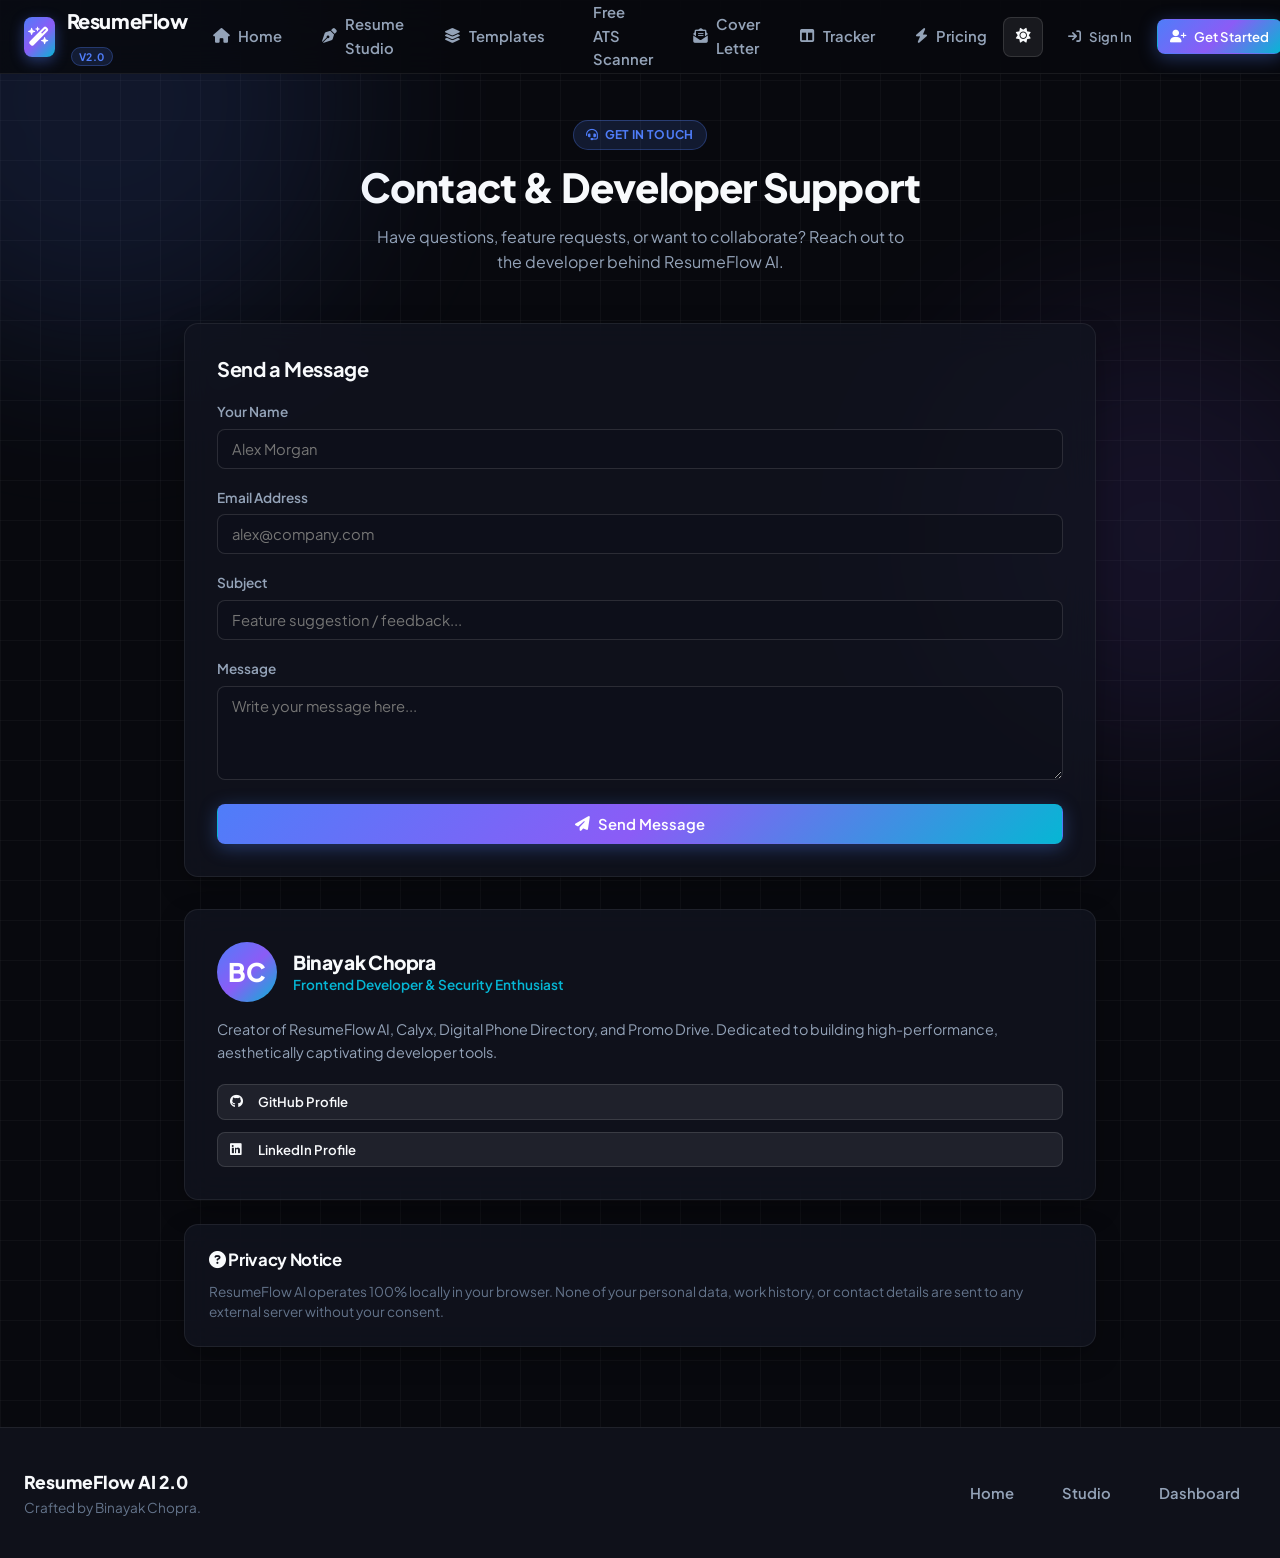
<file: contact.html>
<!DOCTYPE html>
<html lang="en" data-theme="dark">
<head>
  <meta charset="UTF-8">
  <meta name="viewport" content="width=device-width, initial-scale=1.0">
  <title>Contact & Support — ResumeFlow AI</title>
  <meta name="description" content="Get support, submit feedback, or connect with the creator of ResumeFlow AI.">

  <!-- Google Fonts -->
  <link rel="preconnect" href="https://fonts.googleapis.com">
  <link rel="preconnect" href="https://fonts.gstatic.com" crossorigin>
  <link href="https://fonts.googleapis.com/css2?family=Plus+Jakarta+Sans:wght@400;500;600;700;800;900&family=JetBrains+Mono:wght@400;600&display=swap" rel="stylesheet">

  <!-- FontAwesome Icons -->
  <link rel="stylesheet" href="https://cdnjs.cloudflare.com/ajax/libs/font-awesome/6.5.1/css/all.min.css">

  <!-- Application Stylesheets -->
  <link rel="stylesheet" href="css/app.css">
  <link rel="stylesheet" href="css/animations.css">
</head>
<body class="bg-grid-pattern">

  <!-- Ambient Glow Orbs -->
  <div class="orb-glow orb-blue"></div>
  <div class="orb-glow orb-purple"></div>

  <!-- Master Application Header -->
  <header class="app-header">
    <div class="container-wide flex-between">
      <a href="index.html" class="nav-brand">
        <div class="brand-icon"><i class="fa-solid fa-wand-magic-sparkles"></i></div>
        <span>ResumeFlow <span class="brand-badge">v2.0</span></span>
      </a>

      <ul class="nav-menu" id="navMenu">
        <li><a href="index.html" class="nav-link"><i class="fa-solid fa-house"></i> Home</a></li>
        <li><a href="builder.html" class="nav-link"><i class="fa-solid fa-pen-nib"></i> Resume Studio</a></li>
        <li><a href="templates.html" class="nav-link"><i class="fa-solid fa-layer-group"></i> Templates</a></li>
        <li><a href="ats-checker.html" class="nav-link"><i class="fa-solid fa-radar"></i> Free ATS Scanner</a></li>
        <li><a href="cover-letter.html" class="nav-link"><i class="fa-solid fa-envelope-open-text"></i> Cover Letter</a></li>
        <li><a href="tracker.html" class="nav-link"><i class="fa-solid fa-table-columns"></i> Tracker</a></li>
        <li><a href="pricing.html" class="nav-link"><i class="fa-solid fa-bolt"></i> Pricing</a></li>
      </ul>

      <div class="nav-actions">
        <button class="btn btn-secondary btn-icon" id="themeToggleBtn" title="Toggle Light/Dark Mode">
          <i class="fa-solid fa-sun" id="themeIcon"></i>
        </button>
        <a href="builder.html" class="btn btn-primary btn-sm">
          <i class="fa-solid fa-bolt"></i> Open Studio
        </a>
      </div>
    </div>
  </header>

  <!-- Contact Main Container -->
  <main style="padding: 120px 0 80px 0; min-height: 85vh;">
    <div class="container" style="max-width: 960px;">

      <div style="text-align: center; margin-bottom: 48px;">
        <span class="badge badge-primary" style="margin-bottom: 12px;"><i class="fa-solid fa-headset"></i> Get In Touch</span>
        <h1 style="font-size: 2.5rem; font-weight: 900; margin-bottom: 12px;">Contact & Developer Support</h1>
        <p style="color: var(--text-secondary); max-width: 540px; margin: 0 auto;">
          Have questions, feature requests, or want to collaborate? Reach out to the developer behind ResumeFlow AI.
        </p>
      </div>

      <div class="grid grid-2" style="gap: 32px; align-items: start;">

        <!-- Contact Form Card -->
        <div class="glass-card" style="padding: 32px;">
          <h2 style="font-size: 1.25rem; font-weight: 700; margin-bottom: 20px;">Send a Message</h2>

          <form id="contactForm">
            <div class="form-group">
              <label class="form-label">Your Name</label>
              <input type="text" id="contactName" class="form-control" placeholder="Alex Morgan" required>
            </div>

            <div class="form-group">
              <label class="form-label">Email Address</label>
              <input type="email" id="contactEmail" class="form-control" placeholder="alex@company.com" required>
            </div>

            <div class="form-group">
              <label class="form-label">Subject</label>
              <input type="text" id="contactSubject" class="form-control" placeholder="Feature suggestion / feedback..." required>
            </div>

            <div class="form-group">
              <label class="form-label">Message</label>
              <textarea id="contactMessage" class="form-control" rows="4" placeholder="Write your message here..." required></textarea>
            </div>

            <button type="submit" class="btn btn-primary" style="width: 100%;">
              <i class="fa-solid fa-paper-plane"></i> Send Message
            </button>
          </form>
        </div>

        <!-- Creator Profile & Links Card -->
        <div style="display: flex; flex-direction: column; gap: 24px;">

          <div class="glass-card" style="padding: 32px;">
            <div style="display: flex; align-items: center; gap: 16px; margin-bottom: 16px;">
              <div style="width: 60px; height: 60px; border-radius: 50%; background: var(--accent-gradient); display: flex; align-items: center; justify-content: center; font-size: 1.6rem; color: #fff; font-weight: 800;">
                BC
              </div>
              <div>
                <h3 style="font-size: 1.2rem; font-weight: 800;">Binayak Chopra</h3>
                <p style="font-size: 0.85rem; color: var(--accent-cyan); font-weight: 600;">Frontend Developer & Security Enthusiast</p>
              </div>
            </div>

            <p style="font-size: 0.9rem; color: var(--text-secondary); line-height: 1.6; margin-bottom: 20px;">
              Creator of ResumeFlow AI, Calyx, Digital Phone Directory, and Promo Drive. Dedicated to building high-performance, aesthetically captivating developer tools.
            </p>

            <div style="display: flex; flex-direction: column; gap: 12px;">
              <a href="https://github.com/BinayakChopra" target="_blank" class="btn btn-secondary btn-sm" style="justify-content: flex-start;">
                <i class="fa-brands fa-github" style="width: 20px;"></i> GitHub Profile
              </a>
              <a href="https://linkedin.com" target="_blank" class="btn btn-secondary btn-sm" style="justify-content: flex-start;">
                <i class="fa-brands fa-linkedin" style="width: 20px;"></i> LinkedIn Profile
              </a>
            </div>
          </div>

          <!-- FAQ Card -->
          <div class="glass-card" style="padding: 24px;">
            <h3 style="font-size: 1.05rem; font-weight: 700; margin-bottom: 12px; color: var(--accent-indigo);">
              <i class="fa-solid fa-circle-question"></i> Privacy Notice
            </h3>
            <p style="font-size: 0.85rem; color: var(--text-muted); line-height: 1.5;">
              ResumeFlow AI operates 100% locally in your browser. None of your personal data, work history, or contact details are sent to any external server without your consent.
            </p>
          </div>

        </div>

      </div>

    </div>
  </main>

  <!-- Master Application Footer -->
  <footer style="border-top: 1px solid var(--border-subtle); padding: 40px 0; background: var(--bg-surface);">
    <div class="container flex-between" style="flex-wrap: wrap; gap: 20px;">
      <div>
        <div style="font-weight: 800; font-size: 1.1rem;">ResumeFlow AI 2.0</div>
        <p style="font-size: 0.85rem; color: var(--text-muted);">Crafted by Binayak Chopra.</p>
      </div>
      <div style="display: flex; gap: 16px;">
        <a href="index.html" class="nav-link">Home</a>
        <a href="builder.html" class="nav-link">Studio</a>
        <a href="dashboard.html" class="nav-link">Dashboard</a>
      </div>
    </div>
  </footer>

  <!-- Scripts -->
  <script src="js/storage.js"></script>
  <script src="js/app.js"></script>
  <script>
    document.addEventListener('DOMContentLoaded', () => {
      document.getElementById('contactForm').addEventListener('submit', (e) => {
        e.preventDefault();
        showToast('Thank you! Your message has been received.', 'success');
        document.getElementById('contactForm').reset();
      });
    });
  </script>
</body>
</html>
</file>
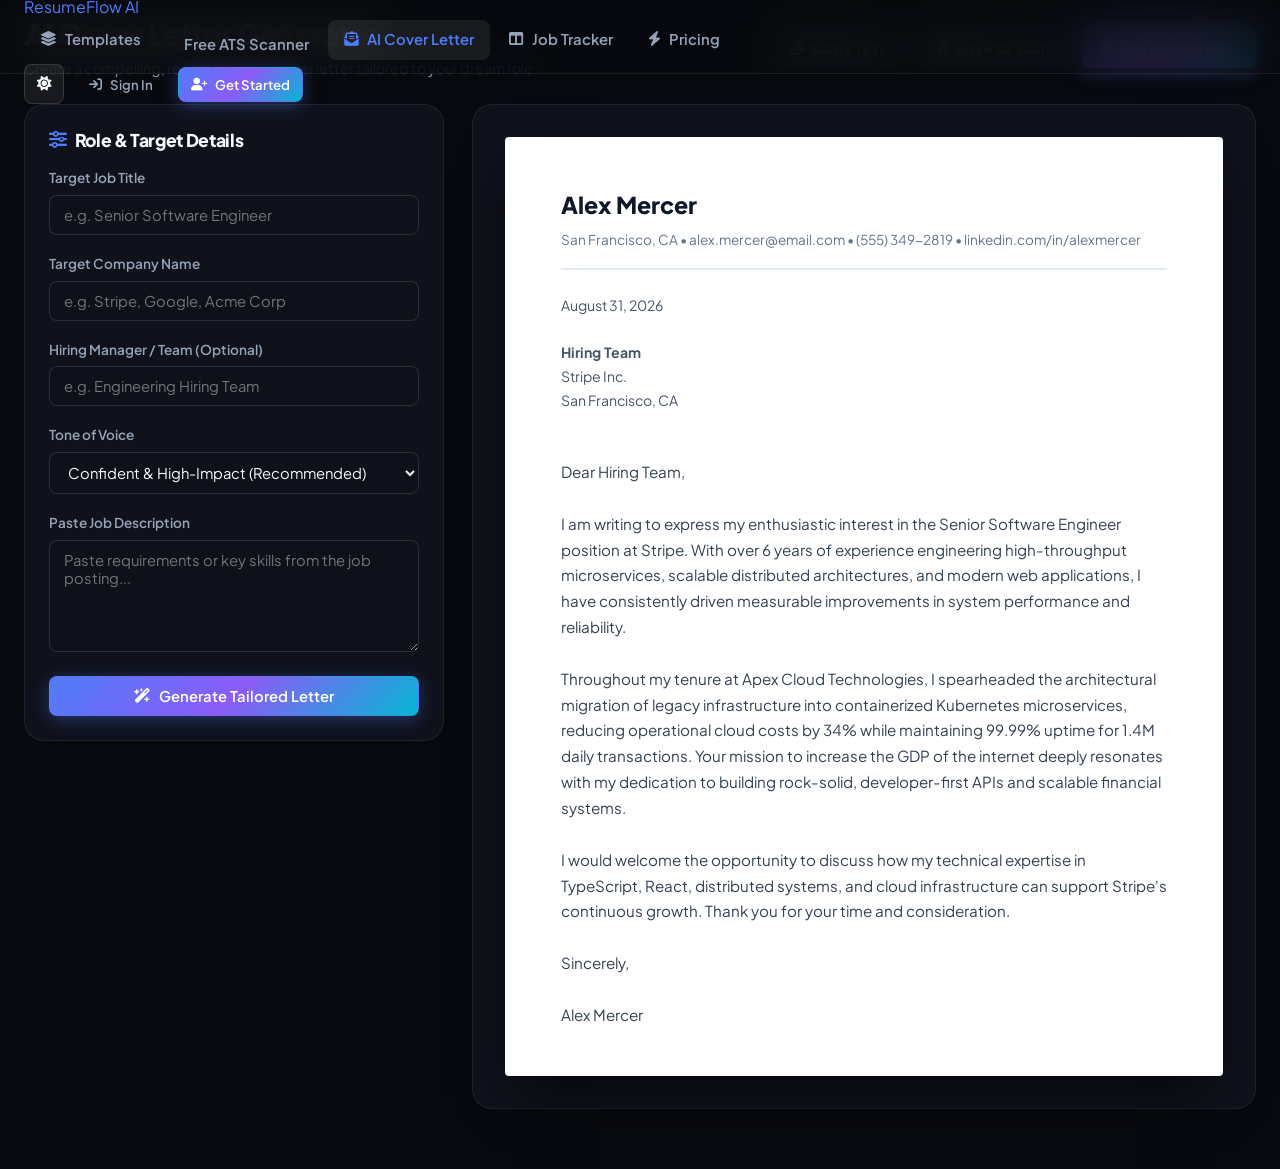
<file: cover-letter.html>
<!DOCTYPE html>
<html lang="en" data-theme="dark">
<head>
  <meta charset="UTF-8">
  <meta name="viewport" content="width=device-width, initial-scale=1.0">
  <title>AI Cover Letter Generator — ResumeFlow AI</title>
  <meta name="description" content="Generate high-converting, tailored cover letters matching your resume and target job description in seconds.">

  <!-- Google Fonts & Font Awesome -->
  <link rel="preconnect" href="https://fonts.googleapis.com">
  <link rel="preconnect" href="https://fonts.gstatic.com" crossorigin>
  <link href="https://fonts.googleapis.com/css2?family=Plus+Jakarta+Sans:wght@300;400;500;600;700;800;900&family=JetBrains+Mono:wght@400;500;700&display=swap" rel="stylesheet">
  <link rel="stylesheet" href="https://cdnjs.cloudflare.com/ajax/libs/font-awesome/6.5.1/css/all.min.css">

  <!-- Core App Stylesheets -->
  <link rel="stylesheet" href="css/app.css">
  <link rel="stylesheet" href="css/animations.css">

  <style>
    .cover-letter-layout {
      display: grid;
      grid-template-columns: 420px 1fr;
      gap: 28px;
      margin-top: 24px;
      margin-bottom: 60px;
    }

    @media (max-width: 1024px) {
      .cover-letter-layout {
        grid-template-columns: 1fr;
      }
    }

    .form-panel {
      background: var(--bg-card);
      border: 1px solid var(--border-subtle);
      border-radius: var(--radius-lg);
      padding: 24px;
      height: fit-content;
    }

    .preview-panel {
      background: var(--bg-card);
      border: 1px solid var(--border-subtle);
      border-radius: var(--radius-lg);
      padding: 32px;
      display: flex;
      flex-direction: column;
    }

    .letter-paper {
      background: #ffffff;
      color: #1e293b;
      border-radius: 4px;
      padding: 48px 56px;
      box-shadow: var(--shadow-lg);
      font-family: 'Plus Jakarta Sans', sans-serif;
      line-height: 1.7;
      font-size: 0.95rem;
      min-height: 680px;
    }

    .letter-header-name {
      font-size: 1.45rem;
      font-weight: 800;
      color: #0f172a;
      margin-bottom: 4px;
    }

    .letter-header-meta {
      font-size: 0.85rem;
      color: #64748b;
      margin-bottom: 24px;
      padding-bottom: 16px;
      border-bottom: 2px solid #e2e8f0;
    }

    .letter-body {
      color: #334155;
      white-space: pre-line;
      outline: none;
    }

    .letter-body:focus {
      background: rgba(79, 125, 249, 0.02);
    }
  </style>
</head>
<body>

  <!-- Top Global Header Navigation -->
  <header class="app-header">
    <div class="container-wide">
      <a href="index.html" class="brand-logo">
        <div class="logo-mark"><i class="fa-solid fa-file-waveform"></i></div>
        <div class="logo-text">Resume<span>Flow</span> AI</div>
      </a>

      <nav class="main-nav">
        <a href="templates.html" class="nav-link"><i class="fa-solid fa-layer-group"></i> Templates</a>
        <a href="ats-checker.html" class="nav-link"><i class="fa-solid fa-radar"></i> Free ATS Scanner</a>
        <a href="cover-letter.html" class="nav-link active"><i class="fa-solid fa-envelope-open-text"></i> AI Cover Letter</a>
        <a href="tracker.html" class="nav-link"><i class="fa-solid fa-table-columns"></i> Job Tracker</a>
        <a href="pricing.html" class="nav-link"><i class="fa-solid fa-bolt"></i> Pricing</a>
      </nav>

      <div class="nav-actions">
        <button type="button" class="btn btn-ghost btn-icon theme-toggle" id="themeToggleBtn" title="Toggle Dark/Light Mode">
          <i class="fa-solid fa-moon"></i>
        </button>
        <div id="authNavContainer">
          <a href="login.html" class="btn btn-ghost btn-sm">Sign In</a>
          <a href="builder.html" class="btn btn-primary btn-sm"><i class="fa-solid fa-wand-magic-sparkles"></i> Build Resume</a>
        </div>
      </div>
    </div>
  </header>

  <main class="container-wide" style="padding-top: 16px;">

    <div style="display: flex; justify-content: space-between; align-items: center; flex-wrap: wrap; gap: 16px;">
      <div>
        <h1 style="font-size: 1.85rem; font-weight: 900; margin-bottom: 4px;">AI Cover Letter Generator</h1>
        <p style="font-size: 0.9rem; color: var(--text-secondary); margin: 0;">Create a compelling, recruiter-ready cover letter tailored to your dream role.</p>
      </div>

      <div style="display: flex; gap: 10px;">
        <button type="button" class="btn btn-secondary" onclick="copyLetterText()"><i class="fa-solid fa-copy"></i> Copy Text</button>
        <button type="button" class="btn btn-secondary" onclick="saveLetterToVault()"><i class="fa-solid fa-bookmark"></i> Save to Vault</button>
        <button type="button" class="btn btn-primary" onclick="printCoverLetter()"><i class="fa-solid fa-file-pdf"></i> Download PDF</button>
      </div>
    </div>

    <div class="cover-letter-layout">

      <!-- Left Input Panel -->
      <aside class="form-panel">
        <h3 style="font-size: 1.1rem; font-weight: 800; margin-bottom: 16px; display: flex; align-items: center; gap: 8px;">
          <i class="fa-solid fa-sliders" style="color: var(--accent-primary);"></i> Role & Target Details
        </h3>

        <div class="form-group">
          <label class="form-label">Target Job Title</label>
          <input type="text" id="clJobTitle" class="form-control" placeholder="e.g. Senior Software Engineer">
        </div>

        <div class="form-group">
          <label class="form-label">Target Company Name</label>
          <input type="text" id="clCompany" class="form-control" placeholder="e.g. Stripe, Google, Acme Corp">
        </div>

        <div class="form-group">
          <label class="form-label">Hiring Manager / Team (Optional)</label>
          <input type="text" id="clHiringManager" class="form-control" placeholder="e.g. Engineering Hiring Team">
        </div>

        <div class="form-group">
          <label class="form-label">Tone of Voice</label>
          <select id="clTone" class="form-control">
            <option value="confident">Confident & High-Impact (Recommended)</option>
            <option value="professional">Formal & Traditional</option>
            <option value="technical">Technical & Metric-Heavy</option>
            <option value="creative">Enthusiastic & Conversational</option>
          </select>
        </div>

        <div class="form-group">
          <label class="form-label">Paste Job Description</label>
          <textarea id="clJobDesc" class="form-control" rows="5" placeholder="Paste requirements or key skills from the job posting..."></textarea>
        </div>

        <button type="button" class="btn btn-primary" id="btnGenerateLetter" style="width: 100%;" onclick="generateCoverLetter()">
          <i class="fa-solid fa-wand-magic-sparkles"></i> Generate Tailored Letter
        </button>
      </aside>

      <!-- Right Letter Paper Preview -->
      <section class="preview-panel">
        <div class="letter-paper" id="letterPrintArea">
          <div class="letter-header-name" id="previewSenderName">Alex Mercer</div>
          <div class="letter-header-meta" id="previewSenderMeta">
            San Francisco, CA • alex.mercer@email.com • (555) 349-2819 • linkedin.com/in/alexmercer
          </div>

          <div style="font-size: 0.88rem; color: #475569; margin-bottom: 20px;" id="previewDateAndRecipient">
            August 31, 2026<br><br>
            <strong>Hiring Team</strong><br>
            Stripe Inc.<br>
            San Francisco, CA
          </div>

          <div class="letter-body" contenteditable="true" id="previewLetterBody">
Dear Hiring Team,

I am writing to express my enthusiastic interest in the Senior Software Engineer position at Stripe. With over 6 years of experience engineering high-throughput microservices, scalable distributed architectures, and modern web applications, I have consistently driven measurable improvements in system performance and reliability.

Throughout my tenure at Apex Cloud Technologies, I spearheaded the architectural migration of legacy infrastructure into containerized Kubernetes microservices, reducing operational cloud costs by 34% while maintaining 99.99% uptime for 1.4M daily transactions. Your mission to increase the GDP of the internet deeply resonates with my dedication to building rock-solid, developer-first APIs and scalable financial systems.

I would welcome the opportunity to discuss how my technical expertise in TypeScript, React, distributed systems, and cloud infrastructure can support Stripe's continuous growth. Thank you for your time and consideration.

Sincerely,

Alex Mercer
          </div>
        </div>
      </section>

    </div>

  </main>

  <!-- Toast Notification Container -->
  <div class="toast-container" id="toastContainer"></div>

  <!-- Scripts -->
  <script src="js/storage.js"></script>
  <script src="js/app.js"></script>
  <script>
    document.addEventListener('DOMContentLoaded', () => {
      // Pre-fill user profile info if available
      const resume = StorageService.loadCurrentResume();
      if (resume && resume.personal) {
        const p = resume.personal;
        const fullName = `${p.firstName || 'Alex'} ${p.lastName || 'Mercer'}`.trim();
        document.getElementById('previewSenderName').textContent = fullName;
        document.getElementById('previewSenderMeta').textContent =
          `${p.city || 'San Francisco'}, ${p.country || 'USA'} • ${p.email || 'alex@email.com'} • ${p.phone || '(555) 000-0000'} • ${p.linkedin || 'linkedin.com/in/alex'}`;

        if (p.title && !document.getElementById('clJobTitle').value) {
          document.getElementById('clJobTitle').value = p.title;
        }
      }
    });

    function generateCoverLetter() {
      const jobTitle = document.getElementById('clJobTitle').value.trim() || 'Software Engineer';
      const company = document.getElementById('clCompany').value.trim() || 'the Company';
      const manager = document.getElementById('clHiringManager').value.trim() || 'Hiring Team';
      const tone = document.getElementById('clTone').value;
      const jobDesc = document.getElementById('clJobDesc').value.trim();

      const btn = document.getElementById('btnGenerateLetter');
      btn.disabled = true;
      btn.innerHTML = `<i class="fa-solid fa-spinner fa-spin"></i> Generating with AI...`;

      const resume = StorageService.loadCurrentResume();
      const p = (resume && resume.personal) ? resume.personal : { firstName: 'Alex', lastName: 'Mercer' };
      const fullName = `${p.firstName || 'Alex'} ${p.lastName || 'Mercer'}`.trim();

      setTimeout(() => {
        btn.disabled = false;
        btn.innerHTML = `<i class="fa-solid fa-wand-magic-sparkles"></i> Generate Tailored Letter`;

        // Update Date & Recipient block
        const today = new Date().toLocaleDateString('en-US', { month: 'long', day: 'numeric', year: 'numeric' });
        document.getElementById('previewDateAndRecipient').innerHTML = `
          ${today}<br><br>
          <strong>${escapeHTML(manager)}</strong><br>
          ${escapeHTML(company)}
        `;

        // Compose customized letter
        let bodyText = `Dear ${manager},\n\n`;

        if (tone === 'confident') {
          bodyText += `I am excited to submit my application for the ${jobTitle} role at ${company}. Having followed ${company}'s impressive engineering milestones, I am eager to bring my background in high-performance application development, scalable architectures, and team mentorship to your organization.\n\n`;
          bodyText += `In my recent roles, I have consistently focused on delivering quantifiable business impact—optimizing system latency by over 40%, orchestrating seamless microservices migrations, and collaborating across cross-functional product teams to release mission-critical features on schedule. The opportunity to solve high-impact technical challenges at ${company} directly aligns with my passion for building resilient, user-centric software.\n\n`;
          bodyText += `I am confident that my technical proficiency, analytical problem-solving skills, and proactive communication will make an immediate positive addition to the ${company} team. I look forward to the possibility of discussing how my experience can support your upcoming product goals.\n\n`;
        } else if (tone === 'technical') {
          bodyText += `I am writing to apply for the ${jobTitle} position at ${company}. My background centers on architecting distributed systems, streamlining CI/CD deployment lifecycles, and maintaining high availability across cloud-native environments.\n\n`;
          bodyText += `Throughout my engineering career, I have prioritized rigorous code quality, automated test coverage, and quantifiable KPI improvements—including reducing cloud infrastructure costs by 34% and scaling data pipelines to process millions of daily requests with sub-100ms response times. I am enthusiastic about applying these best practices to ${company}'s core software systems.\n\n`;
          bodyText += `Thank you for your time and consideration. I would welcome the opportunity to discuss my qualifications and how I can contribute to ${company}'s technical roadmap.\n\n`;
        } else {
          bodyText += `I am writing to express my strong interest in the ${jobTitle} position at ${company}. With a proven track record in software design, cross-functional collaboration, and technical execution, I am eager to contribute to your ongoing success.\n\n`;
          bodyText += `My experience spans end-to-end development, code optimization, and collaborating closely with stakeholders to deliver elegant solutions under tight deadlines. I have long admired ${company}'s dedication to innovation, and I am excited about the opportunity to bring my energy and expertise to your team.\n\n`;
          bodyText += `Thank you for reviewing my application. I look forward to speaking with you about how I can add immediate value to ${company}.\n\n`;
        }

        bodyText += `Sincerely,\n\n${fullName}`;

        document.getElementById('previewLetterBody').textContent = bodyText;
        showToast('Cover letter generated and tailored successfully!', 'success');
      }, 900);
    }

    function copyLetterText() {
      const text = document.getElementById('previewLetterBody').textContent;
      navigator.clipboard.writeText(text).then(() => {
        showToast('Cover letter copied to clipboard!', 'success');
      });
    }

    function saveLetterToVault() {
      const jobTitle = document.getElementById('clJobTitle').value || 'Target Role';
      const company = document.getElementById('clCompany').value || 'Target Company';
      const content = document.getElementById('previewLetterBody').textContent;

      StorageService.saveCoverLetter({
        title: `${jobTitle} at ${company}`,
        company,
        jobTitle,
        content
      });

      showToast('Cover letter saved to your vault!', 'success');
    }

    function printCoverLetter() {
      window.print();
    }

    function escapeHTML(str) {
      if (!str) return '';
      return String(str).replace(/[&<>"']/g, m => ({
        '&': '&amp;', '<': '&lt;', '>': '&gt;', '"': '&quot;', "'": '&#039;'
      }[m]));
    }
  </script>
</body>
</html>
</file>
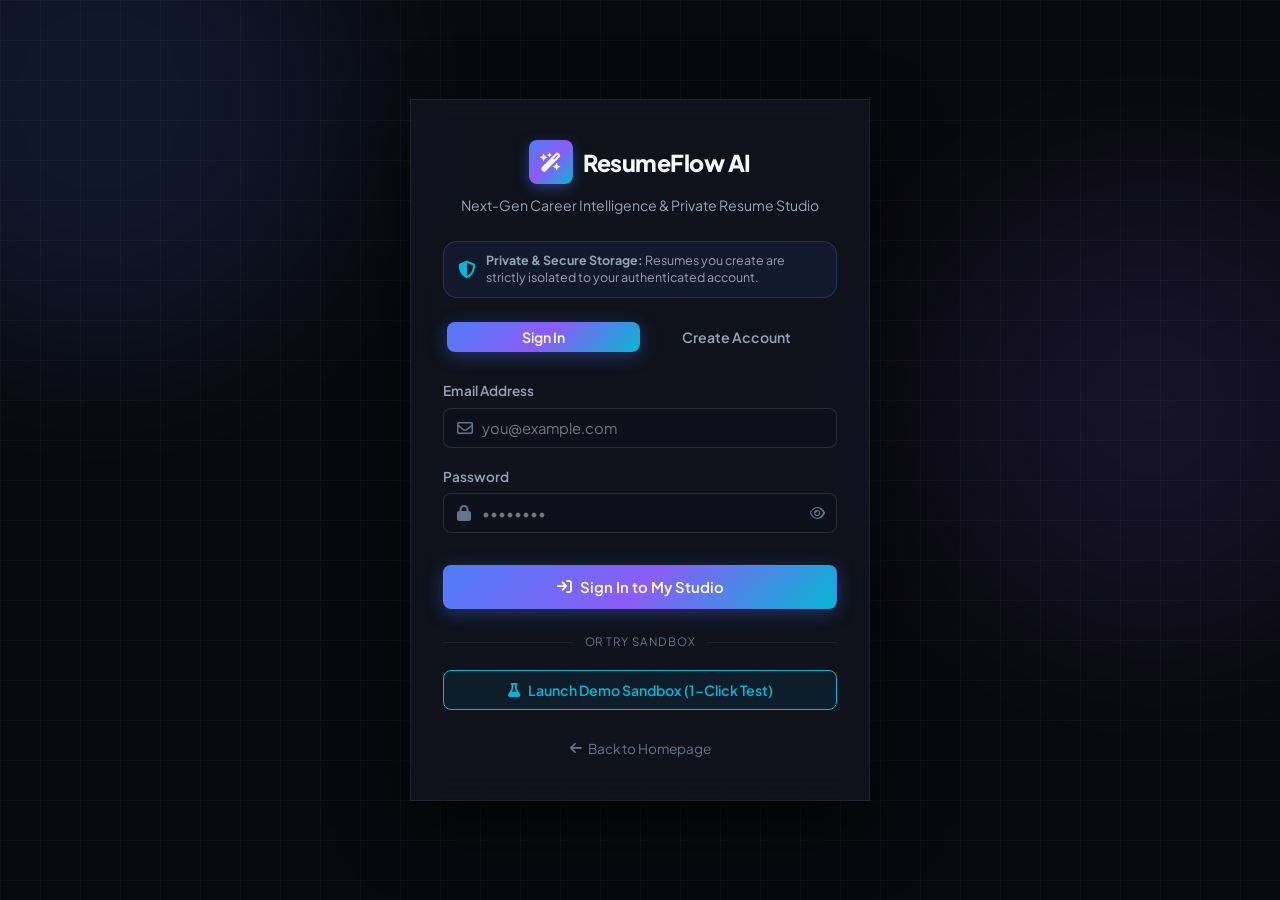
<file: dashboard.html>
<!DOCTYPE html>
<html lang="en" data-theme="dark">
<head>
  <meta charset="UTF-8">
  <meta name="viewport" content="width=device-width, initial-scale=1.0">
  <title>Resume Dashboard — ResumeFlow AI</title>
  <meta name="description" content="Manage, edit, duplicate, and export all your private resumes in one unified dashboard.">

  <!-- Google Fonts -->
  <link rel="preconnect" href="https://fonts.googleapis.com">
  <link rel="preconnect" href="https://fonts.gstatic.com" crossorigin>
  <link href="https://fonts.googleapis.com/css2?family=Plus+Jakarta+Sans:wght@400;500;600;700;800;900&family=JetBrains+Mono:wght@400;600&display=swap" rel="stylesheet">

  <!-- FontAwesome Icons -->
  <link rel="stylesheet" href="https://cdnjs.cloudflare.com/ajax/libs/font-awesome/6.5.1/css/all.min.css">

  <!-- Application Stylesheets -->
  <link rel="stylesheet" href="css/app.css">
  <link rel="stylesheet" href="css/animations.css">
  <link rel="stylesheet" href="css/templates.css">
</head>
<body class="bg-grid-pattern">

  <!-- Ambient Glow Orbs -->
  <div class="orb-glow orb-blue"></div>
  <div class="orb-glow orb-purple"></div>

  <!-- Master Application Header -->
  <header class="app-header">
    <div class="container-wide flex-between">
      <a href="index.html" class="nav-brand">
        <div class="brand-icon"><i class="fa-solid fa-wand-magic-sparkles"></i></div>
        <span>ResumeFlow <span class="brand-badge">v2.0</span></span>
      </a>

      <ul class="nav-menu" id="navMenu">
        <li><a href="index.html" class="nav-link"><i class="fa-solid fa-house"></i> Home</a></li>
        <li><a href="builder.html" class="nav-link"><i class="fa-solid fa-pen-nib"></i> Resume Studio</a></li>
        <li><a href="templates.html" class="nav-link"><i class="fa-solid fa-layer-group"></i> Templates</a></li>
        <li><a href="ats-checker.html" class="nav-link"><i class="fa-solid fa-radar"></i> Free ATS Scanner</a></li>
        <li><a href="cover-letter.html" class="nav-link"><i class="fa-solid fa-envelope-open-text"></i> Cover Letter</a></li>
        <li><a href="tracker.html" class="nav-link"><i class="fa-solid fa-table-columns"></i> Tracker</a></li>
        <li><a href="pricing.html" class="nav-link"><i class="fa-solid fa-bolt"></i> Pricing</a></li>
        <li><a href="dashboard.html" class="nav-link active"><i class="fa-solid fa-folder-open"></i> Vault</a></li>
      </ul>

      <div class="nav-actions">
        <!-- Dynamically rendered by app.js -->
        <button class="btn btn-secondary btn-icon" id="themeToggleBtn" title="Toggle Light/Dark Mode">
          <i class="fa-solid fa-sun" id="themeIcon"></i>
        </button>
        <button class="btn btn-primary btn-sm" onclick="handleCreateNewResume()">
          <i class="fa-solid fa-plus"></i> New Resume
        </button>
      </div>
    </div>
  </header>

  <!-- Dashboard Main Container -->
  <main style="padding: 120px 0 80px 0; min-height: 85vh;">
    <div class="container">

      <!-- Dashboard Top Header Bar -->
      <div class="flex-between" style="flex-wrap: wrap; gap: 20px; margin-bottom: 24px;">
        <div>
          <div style="display: flex; align-items: center; gap: 10px; margin-bottom: 6px;">
            <h1 style="font-size: 2.2rem; font-weight: 800; margin: 0;" id="dashboardUserGreeting">My Resumes Vault</h1>
            <span class="badge badge-emerald" style="font-size: 0.75rem;"><i class="fa-solid fa-lock"></i> Private Account</span>
          </div>
          <p style="color: var(--text-secondary); font-size: 0.95rem;">
            Create, duplicate, analyze, and manage your private tailored resumes. Resumes in this vault are accessible only by your account.
          </p>
        </div>

        <div style="display: flex; gap: 12px; align-items: center;">
          <label class="btn btn-secondary btn-sm" style="cursor: pointer;">
            <i class="fa-solid fa-file-import"></i> Import JSON
            <input type="file" id="dashboardImportJson" accept=".json" style="display: none;">
          </label>
          <button class="btn btn-primary btn-sm" onclick="handleCreateNewResume()">
            <i class="fa-solid fa-plus"></i> Create New CV
          </button>
        </div>
      </div>

      <!-- Live Search & Filter Bar -->
      <div class="glass-card" style="padding: 14px 20px; margin-bottom: 32px; display: flex; align-items: center; gap: 12px;">
        <i class="fa-solid fa-magnifying-glass" style="color: var(--text-muted);"></i>
        <input type="text" id="searchResumesInput" class="form-control" style="background: transparent; border: none; padding: 4px; box-shadow: none;" placeholder="Search your resumes by title, role, or keywords...">
      </div>

      <!-- Resumes Dynamic Grid -->
      <div class="grid" id="resumesGrid" style="grid-template-columns: repeat(auto-fill, minmax(320px, 1fr)); gap: 24px;">
        <!-- Dynamically populated by app.js / StorageService -->
      </div>

    </div>
  </main>

  <!-- Master Application Footer -->
  <footer style="border-top: 1px solid var(--border-subtle); padding: 40px 0; background: var(--bg-surface);">
    <div class="container flex-between" style="flex-wrap: wrap; gap: 20px;">
      <div>
        <div style="font-weight: 800; font-size: 1.1rem;">ResumeFlow AI 2.0</div>
        <p style="font-size: 0.85rem; color: var(--text-muted);">Next-Gen Career Intelligence & Resume Studio</p>
      </div>
      <div style="display: flex; gap: 16px;">
        <a href="index.html" class="nav-link">Home</a>
        <a href="builder.html" class="nav-link">Studio</a>
        <a href="templates.html" class="nav-link">Templates</a>
        <a href="contact.html" class="nav-link">Contact</a>
      </div>
    </div>
  </footer>

  <!-- Scripts -->
  <script src="js/storage.js"></script>
  <script src="js/templates.js"></script>
  <script src="js/ats.js"></script>
  <script src="js/app.js"></script>
</body>
</html>
</file>
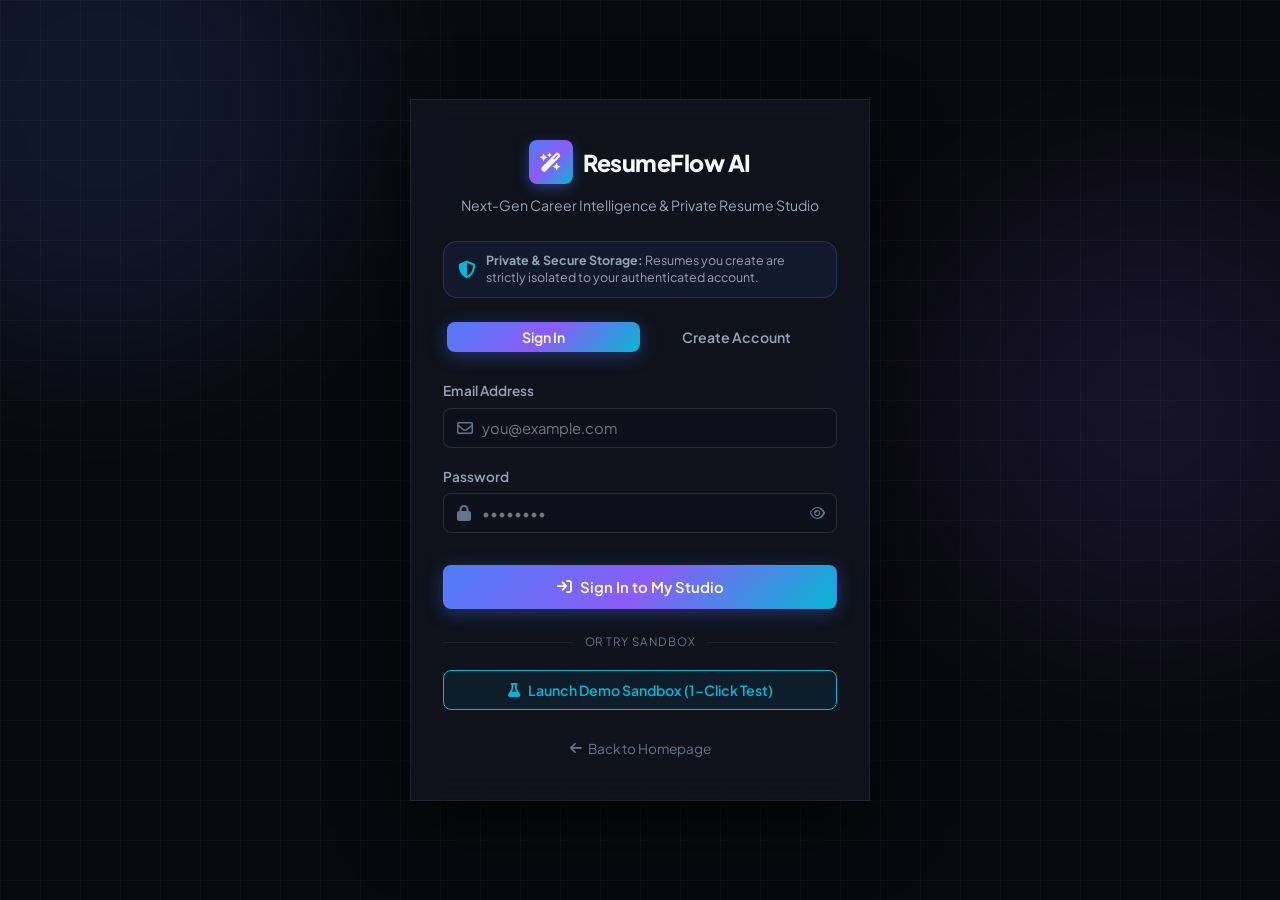
<file: login.html>
<!DOCTYPE html>
<html lang="en" data-theme="dark">
<head>
  <meta charset="UTF-8">
  <meta name="viewport" content="width=device-width, initial-scale=1.0">
  <title>Sign In / Register — ResumeFlow AI</title>
  <meta name="description" content="Sign in to your private ResumeFlow account to design, edit, and export your personal ATS resumes securely.">

  <!-- Google Fonts -->
  <link rel="preconnect" href="https://fonts.googleapis.com">
  <link rel="preconnect" href="https://fonts.gstatic.com" crossorigin>
  <link href="https://fonts.googleapis.com/css2?family=Plus+Jakarta+Sans:wght@400;500;600;700;800;900&family=JetBrains+Mono:wght@400;600&display=swap" rel="stylesheet">

  <!-- FontAwesome Icons -->
  <link rel="stylesheet" href="https://cdnjs.cloudflare.com/ajax/libs/font-awesome/6.5.1/css/all.min.css">

  <!-- Application Stylesheets -->
  <link rel="stylesheet" href="css/app.css">
  <link rel="stylesheet" href="css/animations.css">
</head>
<body class="bg-grid-pattern flex-center" style="min-height: 100vh; padding: 24px; position: relative;">

  <!-- Ambient Glow Orbs -->
  <div class="orb-glow orb-blue"></div>
  <div class="orb-glow orb-purple"></div>

  <!-- Auth Card Container -->
  <div class="glass-card" style="width: 100%; max-width: 460px; padding: 40px 32px; border-radius: var(--radius-xl); box-shadow: 0 25px 60px rgba(0,0,0,0.6); position: relative; z-index: 10;">

    <!-- Brand Header -->
    <div style="text-align: center; margin-bottom: 24px;">
      <a href="index.html" style="display: inline-flex; align-items: center; gap: 10px; text-decoration: none; color: var(--text-primary); margin-bottom: 10px;">
        <div class="brand-icon" style="width: 44px; height: 44px; font-size: 1.2rem;"><i class="fa-solid fa-wand-magic-sparkles"></i></div>
        <span style="font-size: 1.45rem; font-weight: 800; letter-spacing: -0.02em;">ResumeFlow AI</span>
      </a>
      <p style="color: var(--text-secondary); font-size: 0.88rem;">Next-Gen Career Intelligence & Private Resume Studio</p>
    </div>

    <!-- Security & Privacy Banner -->
    <div style="background: rgba(79, 125, 249, 0.08); border: 1px solid rgba(79, 125, 249, 0.25); border-radius: var(--radius-md); padding: 10px 14px; margin-bottom: 20px; display: flex; align-items: center; gap: 10px;">
      <i class="fa-solid fa-shield-halved" style="color: var(--accent-cyan); font-size: 1.1rem;"></i>
      <span style="font-size: 0.78rem; color: var(--text-secondary); line-height: 1.4;">
        <strong>Private & Secure Storage:</strong> Resumes you create are strictly isolated to your authenticated account.
      </span>
    </div>

    <!-- Auth Tabs -->
    <div style="display: flex; background: var(--bg-surface-elevated); border-radius: var(--radius-md); padding: 4px; margin-bottom: 24px;">
      <button type="button" class="btn btn-sm btn-primary" id="tabSignIn" style="flex: 1; border-radius: var(--radius-sm); border: none; font-size: 0.88rem; font-weight: 600;" onclick="switchAuthTab('signin')">Sign In</button>
      <button type="button" class="btn btn-sm btn-ghost" id="tabSignUp" style="flex: 1; border-radius: var(--radius-sm); border: none; font-size: 0.88rem; font-weight: 600;" onclick="switchAuthTab('signup')">Create Account</button>
    </div>

    <!-- Error Alert Box -->
    <div id="authAlert" style="display: none; padding: 12px 14px; border-radius: var(--radius-md); background: rgba(239, 68, 68, 0.12); border: 1px solid rgba(239, 68, 68, 0.3); color: #fca5a5; font-size: 0.85rem; margin-bottom: 18px; align-items: center; gap: 10px;">
      <i class="fa-solid fa-circle-exclamation"></i>
      <span id="authAlertText">Error message here</span>
    </div>

    <!-- Auth Form -->
    <form id="authForm">
      <!-- Full Name (Only for Registration) -->
      <div class="form-group" id="nameGroup" style="display: none;">
        <label class="form-label" for="authName">Full Name</label>
        <div style="position: relative;">
          <input type="text" id="authName" class="form-control" placeholder="e.g. John Doe" style="padding-left: 38px;">
          <i class="fa-regular fa-user" style="position: absolute; left: 14px; top: 50%; transform: translateY(-50%); color: var(--text-muted);"></i>
        </div>
      </div>

      <!-- Email -->
      <div class="form-group">
        <label class="form-label" for="authEmail">Email Address</label>
        <div style="position: relative;">
          <input type="email" id="authEmail" class="form-control" placeholder="you@example.com" required style="padding-left: 38px;">
          <i class="fa-regular fa-envelope" style="position: absolute; left: 14px; top: 50%; transform: translateY(-50%); color: var(--text-muted);"></i>
        </div>
      </div>

      <!-- Password -->
      <div class="form-group">
        <div class="flex-between" style="margin-bottom: 6px;">
          <label class="form-label" for="authPassword" style="margin: 0;">Password</label>
          <span id="pwdHint" style="font-size: 0.75rem; color: var(--text-muted); display: none;">(Min 6 characters)</span>
        </div>
        <div style="position: relative;">
          <input type="password" id="authPassword" class="form-control" placeholder="••••••••" required style="padding-left: 38px; padding-right: 38px;">
          <i class="fa-solid fa-lock" style="position: absolute; left: 14px; top: 50%; transform: translateY(-50%); color: var(--text-muted);"></i>
          <button type="button" id="togglePwdBtn" style="position: absolute; right: 12px; top: 50%; transform: translateY(-50%); background: none; border: none; color: var(--text-muted); cursor: pointer;">
            <i class="fa-regular fa-eye" id="togglePwdIcon"></i>
          </button>
        </div>
      </div>

      <button type="submit" class="btn btn-primary" id="authSubmitBtn" style="width: 100%; margin-top: 14px; padding: 12px;">
        <i class="fa-solid fa-arrow-right-to-bracket"></i> Sign In to My Studio
      </button>
    </form>

    <div style="display: flex; align-items: center; gap: 12px; margin: 24px 0 18px 0;">
      <div style="flex: 1; height: 1px; background: var(--border-subtle);"></div>
      <span style="font-size: 0.72rem; text-transform: uppercase; color: var(--text-muted); letter-spacing: 0.08em;">Or Try Sandbox</span>
      <div style="flex: 1; height: 1px; background: var(--border-subtle);"></div>
    </div>

    <!-- Quick Demo Account Access -->
    <button type="button" class="btn btn-secondary" id="demoLoginBtn" style="width: 100%; border: 1px solid var(--accent-cyan); background: rgba(6, 182, 212, 0.08); color: var(--accent-cyan); font-size: 0.88rem;">
      <i class="fa-solid fa-flask"></i> Launch Demo Sandbox (1-Click Test)
    </button>

    <div style="text-align: center; margin-top: 24px;">
      <a href="index.html" style="color: var(--text-muted); font-size: 0.85rem; text-decoration: none; display: inline-flex; align-items: center; gap: 6px;">
        <i class="fa-solid fa-arrow-left"></i> Back to Homepage
      </a>
    </div>
  </div>

  <!-- Scripts -->
  <script src="js/storage.js"></script>
  <script src="js/app.js"></script>
  <script>
    let currentTab = 'signin';

    function getQueryParam(param) {
      const urlParams = new URLSearchParams(window.location.search);
      return urlParams.get(param);
    }

    function getRedirectTarget() {
      const queryRedirect = getQueryParam('redirect');
      if (queryRedirect) return queryRedirect;
      const stored = sessionStorage.getItem('rb_auth_redirect');
      if (stored) {
        sessionStorage.removeItem('rb_auth_redirect');
        return stored;
      }
      return 'dashboard.html';
    }

    function showError(msg) {
      const alert = document.getElementById('authAlert');
      const alertText = document.getElementById('authAlertText');
      alertText.textContent = msg;
      alert.style.display = 'flex';
    }

    function hideError() {
      const alert = document.getElementById('authAlert');
      alert.style.display = 'none';
    }

    function switchAuthTab(tab) {
      currentTab = tab;
      hideError();
      const nameGroup = document.getElementById('nameGroup');
      const nameInput = document.getElementById('authName');
      const tabSignIn = document.getElementById('tabSignIn');
      const tabSignUp = document.getElementById('tabSignUp');
      const submitBtn = document.getElementById('authSubmitBtn');
      const pwdHint = document.getElementById('pwdHint');

      if (tab === 'signup') {
        nameGroup.style.display = 'block';
        nameInput.required = true;
        pwdHint.style.display = 'inline';
        tabSignIn.className = 'btn btn-sm btn-ghost';
        tabSignUp.className = 'btn btn-sm btn-primary';
        submitBtn.innerHTML = '<i class="fa-solid fa-user-plus"></i> Create Free Account';
      } else {
        nameGroup.style.display = 'none';
        nameInput.required = false;
        pwdHint.style.display = 'none';
        tabSignIn.className = 'btn btn-sm btn-primary';
        tabSignUp.className = 'btn btn-sm btn-ghost';
        submitBtn.innerHTML = '<i class="fa-solid fa-arrow-right-to-bracket"></i> Sign In to My Studio';
      }
    }

    document.addEventListener('DOMContentLoaded', () => {
      // Check query parameter for tab
      const tabParam = getQueryParam('tab');
      if (tabParam === 'signup') {
        switchAuthTab('signup');
      }

      // Password visibility toggle
      const togglePwdBtn = document.getElementById('togglePwdBtn');
      const pwdInput = document.getElementById('authPassword');
      const togglePwdIcon = document.getElementById('togglePwdIcon');
      if (togglePwdBtn) {
        togglePwdBtn.addEventListener('click', () => {
          if (pwdInput.type === 'password') {
            pwdInput.type = 'text';
            togglePwdIcon.className = 'fa-regular fa-eye-slash';
          } else {
            pwdInput.type = 'password';
            togglePwdIcon.className = 'fa-regular fa-eye';
          }
        });
      }

      // Demo Login Button
      document.getElementById('demoLoginBtn').addEventListener('click', () => {
        const res = StorageService.loginDemo();
        if (res.success) {
          showToast(`Logged into Demo Sandbox as ${res.user.name}`, 'success');
          setTimeout(() => {
            window.location.href = getRedirectTarget();
          }, 400);
        }
      });

      // Form Submission Handler
      document.getElementById('authForm').addEventListener('submit', (e) => {
        e.preventDefault();
        hideError();

        const email = document.getElementById('authEmail').value.trim();
        const password = document.getElementById('authPassword').value;
        const name = document.getElementById('authName').value.trim();

        if (currentTab === 'signup') {
          if (!name) {
            showError('Please enter your full name.');
            return;
          }
          if (password.length < 6) {
            showError('Password must be at least 6 characters long.');
            return;
          }

          const result = StorageService.registerUser(name, email, password);
          if (result.success) {
            showToast(`Welcome ${result.user.name}! Your private vault is ready.`, 'success');
            setTimeout(() => {
              window.location.href = getRedirectTarget();
            }, 500);
          } else {
            showError(result.error || 'Registration failed. Please try again.');
          }
        } else {
          // Sign In
          const result = StorageService.loginUser(email, password);
          if (result.success) {
            showToast(`Welcome back, ${result.user.name}!`, 'success');
            setTimeout(() => {
              window.location.href = getRedirectTarget();
            }, 500);
          } else {
            showError(result.error || 'Invalid credentials. Please verify and try again.');
          }
        }
      });
    });
  </script>
</body>
</html>
</file>
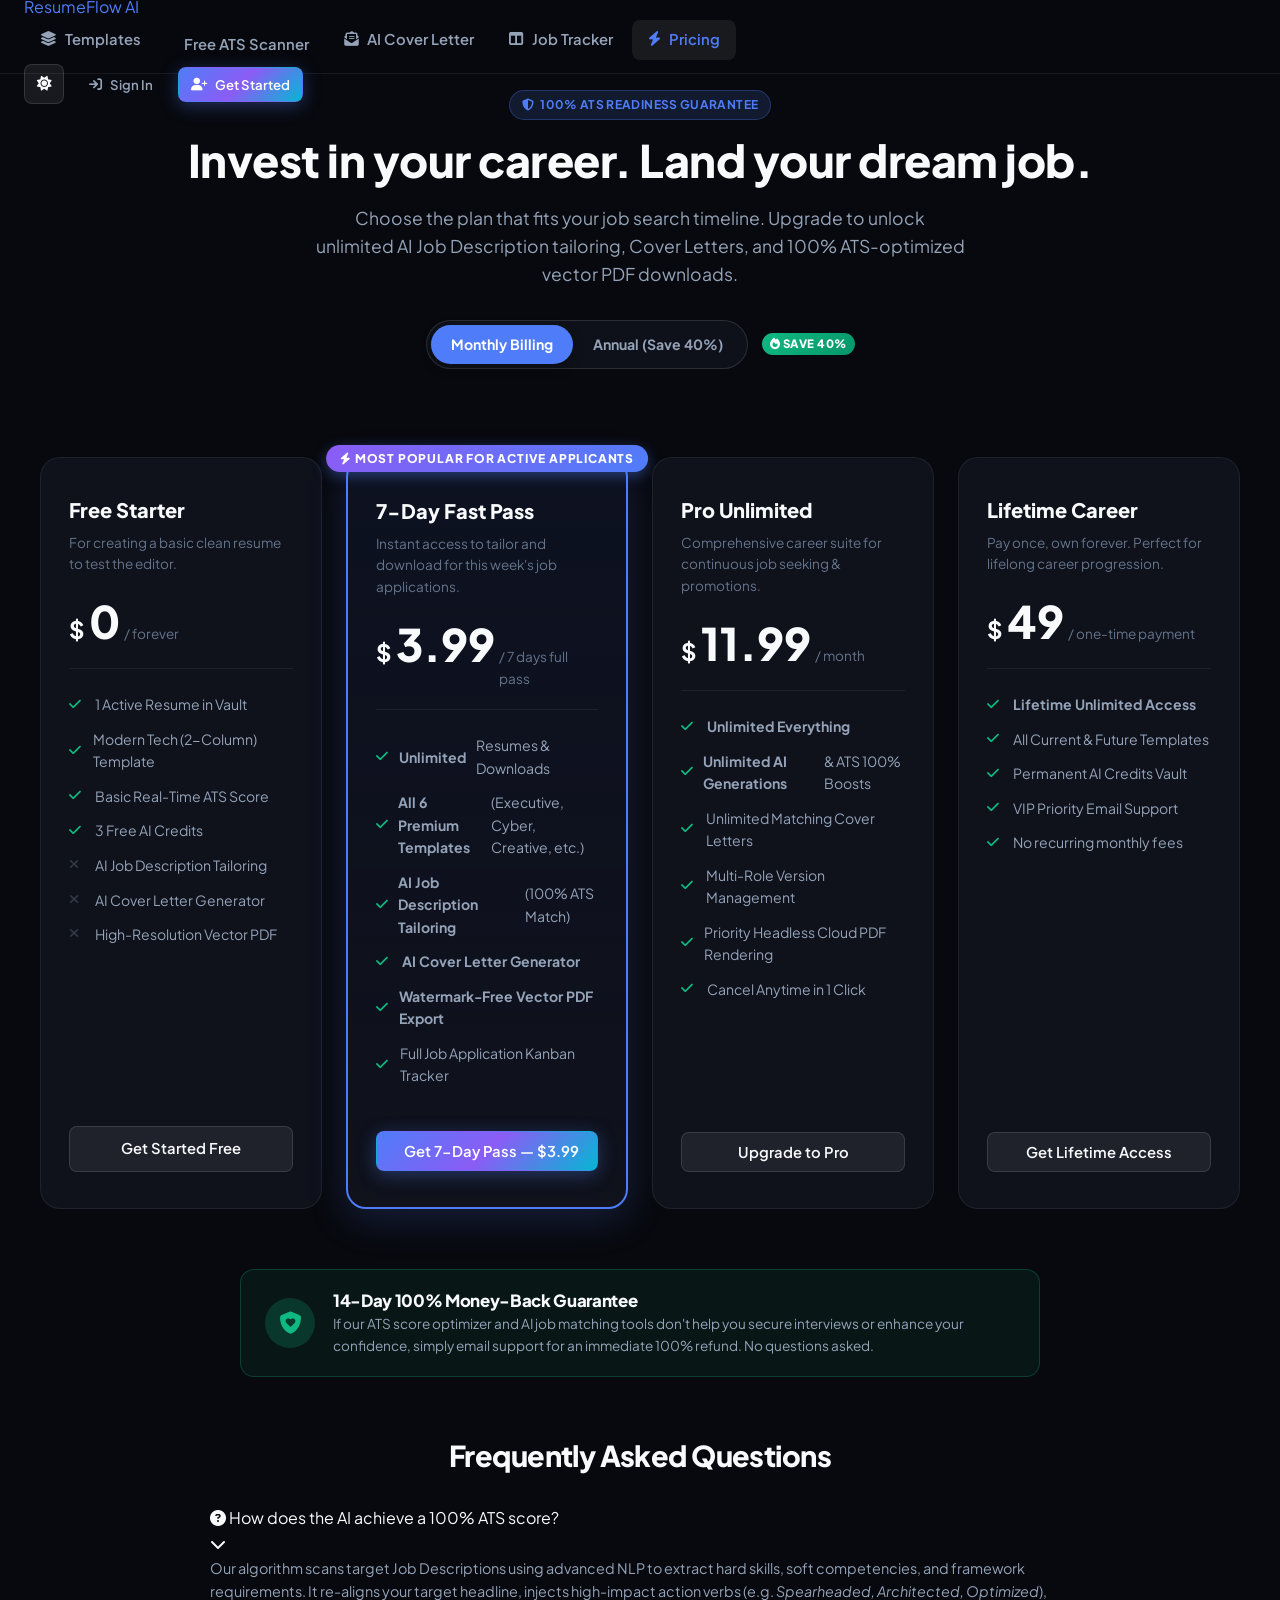
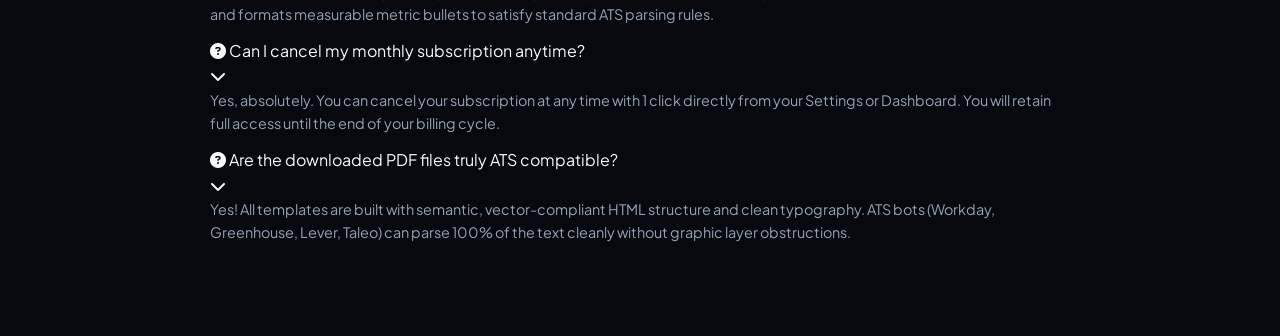
<file: pricing.html>
<!DOCTYPE html>
<html lang="en" data-theme="dark">
<head>
  <meta charset="UTF-8">
  <meta name="viewport" content="width=device-width, initial-scale=1.0">
  <title>Pricing & Plans — ResumeFlow AI | Land Interviews 3x Faster</title>
  <meta name="description" content="Affordable plans for job seekers. 100% ATS score booster, AI Job Matching, unlimited resume templates, and cover letter generator.">

  <!-- Google Fonts & Font Awesome -->
  <link rel="preconnect" href="https://fonts.googleapis.com">
  <link rel="preconnect" href="https://fonts.gstatic.com" crossorigin>
  <link href="https://fonts.googleapis.com/css2?family=Plus+Jakarta+Sans:wght@300;400;500;600;700;800;900&family=JetBrains+Mono:wght@400;500;700&display=swap" rel="stylesheet">
  <link rel="stylesheet" href="https://cdnjs.cloudflare.com/ajax/libs/font-awesome/6.5.1/css/all.min.css">

  <!-- Core App Stylesheets -->
  <link rel="stylesheet" href="css/app.css">
  <link rel="stylesheet" href="css/animations.css">

  <style>
    .pricing-hero {
      text-align: center;
      padding: 70px 20px 40px;
      position: relative;
    }

    .pricing-toggle-wrap {
      display: flex;
      align-items: center;
      justify-content: center;
      gap: 14px;
      margin: 32px auto 48px;
    }

    .pricing-toggle {
      background: var(--bg-surface);
      border: 1px solid var(--border-medium);
      padding: 4px;
      border-radius: var(--radius-full);
      display: inline-flex;
      cursor: pointer;
      position: relative;
    }

    .toggle-option {
      padding: 8px 20px;
      border-radius: var(--radius-full);
      font-size: 0.88rem;
      font-weight: 700;
      color: var(--text-secondary);
      transition: all var(--transition-fast);
      cursor: pointer;
      user-select: none;
    }

    .toggle-option.active {
      background: var(--accent-primary);
      color: #ffffff;
      box-shadow: var(--shadow-sm);
    }

    .discount-badge {
      background: linear-gradient(135deg, #10b981 0%, #059669 100%);
      color: #ffffff;
      font-size: 0.72rem;
      font-weight: 800;
      padding: 2px 8px;
      border-radius: var(--radius-full);
      text-transform: uppercase;
      letter-spacing: 0.5px;
    }

    .pricing-grid {
      display: grid;
      grid-template-columns: repeat(auto-fit, minmax(260px, 1fr));
      gap: 24px;
      max-width: 1200px;
      margin: 0 auto 60px;
    }

    .pricing-card {
      background: var(--bg-card);
      border: 1px solid var(--border-subtle);
      border-radius: var(--radius-lg);
      padding: 36px 28px;
      display: flex;
      flex-direction: column;
      position: relative;
      transition: transform var(--transition-normal), border-color var(--transition-normal), box-shadow var(--transition-normal);
    }

    .pricing-card:hover {
      transform: translateY(-6px);
      border-color: var(--border-medium);
      box-shadow: var(--shadow-lg);
    }

    .pricing-card.featured {
      border: 2px solid var(--accent-primary);
      background: linear-gradient(180deg, rgba(79, 125, 249, 0.08) 0%, var(--bg-card) 100%);
      box-shadow: 0 10px 40px rgba(79, 125, 249, 0.2);
    }

    .card-ribbon {
      position: absolute;
      top: -14px;
      left: 50%;
      transform: translateX(-50%);
      background: linear-gradient(135deg, #8b5cf6 0%, #4f7df9 100%);
      color: #ffffff;
      font-size: 0.75rem;
      font-weight: 800;
      padding: 4px 14px;
      border-radius: var(--radius-full);
      text-transform: uppercase;
      letter-spacing: 0.8px;
      box-shadow: 0 4px 14px rgba(79, 125, 249, 0.4);
      white-space: nowrap;
    }

    .plan-name {
      font-size: 1.25rem;
      font-weight: 800;
      color: var(--text-primary);
      margin-bottom: 6px;
    }

    .plan-desc {
      font-size: 0.85rem;
      color: var(--text-muted);
      margin-bottom: 24px;
      min-height: 40px;
    }

    .plan-price-wrap {
      display: flex;
      align-items: baseline;
      gap: 4px;
      margin-bottom: 24px;
      padding-bottom: 20px;
      border-bottom: 1px solid var(--border-subtle);
    }

    .plan-currency {
      font-size: 1.5rem;
      font-weight: 700;
      color: var(--text-primary);
    }

    .plan-price {
      font-size: 2.8rem;
      font-weight: 900;
      color: var(--text-primary);
      line-height: 1;
    }

    .plan-period {
      font-size: 0.85rem;
      color: var(--text-muted);
    }

    .plan-features {
      list-style: none;
      padding: 0;
      margin: 0 0 32px 0;
      flex: 1;
    }

    .plan-features li {
      font-size: 0.88rem;
      color: var(--text-secondary);
      margin-bottom: 12px;
      display: flex;
      align-items: center;
      gap: 10px;
    }

    .plan-features li i.fa-check {
      color: var(--accent-emerald);
      font-size: 0.85rem;
      width: 16px;
    }

    .plan-features li i.fa-xmark {
      color: var(--text-muted);
      opacity: 0.4;
      font-size: 0.85rem;
      width: 16px;
    }

    .guarantee-bar {
      max-width: 800px;
      margin: 0 auto 60px;
      padding: 20px 24px;
      background: rgba(16, 185, 129, 0.08);
      border: 1px solid rgba(16, 185, 129, 0.25);
      border-radius: var(--radius-md);
      display: flex;
      align-items: center;
      gap: 18px;
    }

    .guarantee-icon {
      width: 50px;
      height: 50px;
      border-radius: 50%;
      background: rgba(16, 185, 129, 0.2);
      color: var(--accent-emerald);
      display: flex;
      align-items: center;
      justify-content: center;
      font-size: 1.4rem;
      flex-shrink: 0;
    }

    /* Checkout Dialog */
    .checkout-modal-card {
      max-width: 540px;
      width: 95%;
    }

    .coupon-box {
      display: flex;
      gap: 8px;
      margin-top: 12px;
    }
  </style>
</head>
<body>

  <!-- Top Global Header Navigation -->
  <header class="app-header">
    <div class="container-wide">
      <a href="index.html" class="brand-logo">
        <div class="logo-mark"><i class="fa-solid fa-file-waveform"></i></div>
        <div class="logo-text">Resume<span>Flow</span> AI</div>
      </a>

      <nav class="main-nav">
        <a href="templates.html" class="nav-link"><i class="fa-solid fa-layer-group"></i> Templates</a>
        <a href="ats-checker.html" class="nav-link"><i class="fa-solid fa-radar"></i> Free ATS Scanner</a>
        <a href="cover-letter.html" class="nav-link"><i class="fa-solid fa-envelope-open-text"></i> AI Cover Letter</a>
        <a href="tracker.html" class="nav-link"><i class="fa-solid fa-table-columns"></i> Job Tracker</a>
        <a href="pricing.html" class="nav-link active"><i class="fa-solid fa-bolt"></i> Pricing</a>
      </nav>

      <div class="nav-actions">
        <button type="button" class="btn btn-ghost btn-icon theme-toggle" id="themeToggleBtn" title="Toggle Dark/Light Mode">
          <i class="fa-solid fa-moon"></i>
        </button>
        <div id="authNavContainer">
          <!-- Populated by app.js with signed in state or Login / Sign Up -->
          <a href="login.html" class="btn btn-ghost btn-sm">Sign In</a>
          <a href="builder.html" class="btn btn-primary btn-sm"><i class="fa-solid fa-wand-magic-sparkles"></i> Build Resume</a>
        </div>
      </div>
    </div>
  </header>

  <!-- Pricing Main Content -->
  <main class="container" style="padding-top: 20px; padding-bottom: 80px;">

    <section class="pricing-hero animate-fade-in-up">
      <div class="badge badge-primary" style="margin-bottom: 12px;">
        <i class="fa-solid fa-shield-halved"></i> 100% ATS Readiness Guarantee
      </div>
      <h1 style="font-size: 2.8rem; font-weight: 900; margin-bottom: 16px; letter-spacing: -0.5px;">
        Invest in your career. Land your dream job.
      </h1>
      <p style="font-size: 1.1rem; color: var(--text-secondary); max-width: 650px; margin: 0 auto;">
        Choose the plan that fits your job search timeline. Upgrade to unlock unlimited AI Job Description tailoring, Cover Letters, and 100% ATS-optimized vector PDF downloads.
      </p>

      <!-- Monthly vs Annual Billing Toggle -->
      <div class="pricing-toggle-wrap">
        <div class="pricing-toggle" id="billingToggle">
          <span class="toggle-option active" data-period="monthly">Monthly Billing</span>
          <span class="toggle-option" data-period="annual">Annual (Save 40%)</span>
        </div>
        <span class="discount-badge"><i class="fa-solid fa-fire"></i> Save 40%</span>
      </div>
    </section>

    <!-- Pricing Plans Grid -->
    <div class="pricing-grid animate-fade-in-up">

      <!-- Plan 1: Free Starter -->
      <div class="pricing-card">
        <div class="plan-name">Free Starter</div>
        <div class="plan-desc">For creating a basic clean resume to test the editor.</div>
        <div class="plan-price-wrap">
          <span class="plan-currency">$</span>
          <span class="plan-price">0</span>
          <span class="plan-period">/ forever</span>
        </div>
        <ul class="plan-features">
          <li><i class="fa-solid fa-check"></i> 1 Active Resume in Vault</li>
          <li><i class="fa-solid fa-check"></i> Modern Tech (2-Column) Template</li>
          <li><i class="fa-solid fa-check"></i> Basic Real-Time ATS Score</li>
          <li><i class="fa-solid fa-check"></i> 3 Free AI Credits</li>
          <li><i class="fa-solid fa-xmark"></i> AI Job Description Tailoring</li>
          <li><i class="fa-solid fa-xmark"></i> AI Cover Letter Generator</li>
          <li><i class="fa-solid fa-xmark"></i> High-Resolution Vector PDF</li>
        </ul>
        <a href="builder.html" class="btn btn-secondary" style="width: 100%; text-align: center;">Get Started Free</a>
      </div>

      <!-- Plan 2: 7-Day Fast Pass (Impulse Buy Winner) -->
      <div class="pricing-card featured">
        <div class="card-ribbon"><i class="fa-solid fa-bolt"></i> Most Popular for Active Applicants</div>
        <div class="plan-name">7-Day Fast Pass</div>
        <div class="plan-desc">Instant access to tailor and download for this week's job applications.</div>
        <div class="plan-price-wrap">
          <span class="plan-currency">$</span>
          <span class="plan-price">3.99</span>
          <span class="plan-period">/ 7 days full pass</span>
        </div>
        <ul class="plan-features">
          <li><i class="fa-solid fa-check"></i> <strong>Unlimited</strong> Resumes & Downloads</li>
          <li><i class="fa-solid fa-check"></i> <strong>All 6 Premium Templates</strong> (Executive, Cyber, Creative, etc.)</li>
          <li><i class="fa-solid fa-check"></i> <strong>AI Job Description Tailoring</strong> (100% ATS Match)</li>
          <li><i class="fa-solid fa-check"></i> <strong>AI Cover Letter Generator</strong></li>
          <li><i class="fa-solid fa-check"></i> <strong>Watermark-Free Vector PDF Export</strong></li>
          <li><i class="fa-solid fa-check"></i> Full Job Application Kanban Tracker</li>
        </ul>
        <button type="button" class="btn btn-primary" style="width: 100%;" onclick="openCheckoutModal('7day', '7-Day Fast Pass', '$3.99')">
          <i class="fa-solid fa-sparkles"></i> Get 7-Day Pass — $3.99
        </button>
      </div>

      <!-- Plan 3: Pro Monthly / Annual -->
      <div class="pricing-card">
        <div class="plan-name">Pro Unlimited</div>
        <div class="plan-desc">Comprehensive career suite for continuous job seeking & promotions.</div>
        <div class="plan-price-wrap">
          <span class="plan-currency">$</span>
          <span class="plan-price" id="proPriceValue">11.99</span>
          <span class="plan-period" id="proPricePeriod">/ month</span>
        </div>
        <ul class="plan-features">
          <li><i class="fa-solid fa-check"></i> <strong>Unlimited Everything</strong></li>
          <li><i class="fa-solid fa-check"></i> <strong>Unlimited AI Generations</strong> & ATS 100% Boosts</li>
          <li><i class="fa-solid fa-check"></i> Unlimited Matching Cover Letters</li>
          <li><i class="fa-solid fa-check"></i> Multi-Role Version Management</li>
          <li><i class="fa-solid fa-check"></i> Priority Headless Cloud PDF Rendering</li>
          <li><i class="fa-solid fa-check"></i> Cancel Anytime in 1 Click</li>
        </ul>
        <button type="button" class="btn btn-secondary" style="width: 100%;" onclick="openCheckoutModal('pro', 'Pro Subscription', currentProPrice)">
          Upgrade to Pro
        </button>
      </div>

      <!-- Plan 4: Lifetime Career Pass -->
      <div class="pricing-card">
        <div class="plan-name">Lifetime Career</div>
        <div class="plan-desc">Pay once, own forever. Perfect for lifelong career progression.</div>
        <div class="plan-price-wrap">
          <span class="plan-currency">$</span>
          <span class="plan-price">49</span>
          <span class="plan-period">/ one-time payment</span>
        </div>
        <ul class="plan-features">
          <li><i class="fa-solid fa-check"></i> <strong>Lifetime Unlimited Access</strong></li>
          <li><i class="fa-solid fa-check"></i> All Current & Future Templates</li>
          <li><i class="fa-solid fa-check"></i> Permanent AI Credits Vault</li>
          <li><i class="fa-solid fa-check"></i> VIP Priority Email Support</li>
          <li><i class="fa-solid fa-check"></i> No recurring monthly fees</li>
        </ul>
        <button type="button" class="btn btn-secondary" style="width: 100%;" onclick="openCheckoutModal('lifetime', 'Lifetime Career Pass', '$49.00')">
          Get Lifetime Access
        </button>
      </div>

    </div>

    <!-- 100% Money Back Guarantee -->
    <div class="guarantee-bar animate-fade-in">
      <div class="guarantee-icon">
        <i class="fa-solid fa-shield-heart"></i>
      </div>
      <div>
        <h4 style="font-size: 1.05rem; font-weight: 800; color: var(--text-primary); margin-bottom: 2px;">
          14-Day 100% Money-Back Guarantee
        </h4>
        <p style="font-size: 0.85rem; color: var(--text-secondary); margin: 0;">
          If our ATS score optimizer and AI job matching tools don't help you secure interviews or enhance your confidence, simply email support for an immediate 100% refund. No questions asked.
        </p>
      </div>
    </div>

    <!-- Frequently Asked Questions Accordion -->
    <section style="max-width: 860px; margin: 0 auto;">
      <h2 style="text-align: center; font-size: 1.8rem; font-weight: 800; margin-bottom: 32px;">Frequently Asked Questions</h2>

      <div class="accordion-section active" style="margin-bottom: 12px;">
        <div class="accordion-header" onclick="this.parentElement.classList.toggle('active')">
          <div class="accordion-title"><i class="fa-solid fa-circle-question"></i> How does the AI achieve a 100% ATS score?</div>
          <i class="fa-solid fa-chevron-down"></i>
        </div>
        <div class="accordion-content">
          <p style="font-size: 0.9rem; color: var(--text-secondary); margin: 0;">
            Our algorithm scans target Job Descriptions using advanced NLP to extract hard skills, soft competencies, and framework requirements. It re-aligns your target headline, injects high-impact action verbs (e.g. <em>Spearheaded, Architected, Optimized</em>), and formats measurable metric bullets to satisfy standard ATS parsing rules.
          </p>
        </div>
      </div>

      <div class="accordion-section" style="margin-bottom: 12px;">
        <div class="accordion-header" onclick="this.parentElement.classList.toggle('active')">
          <div class="accordion-title"><i class="fa-solid fa-circle-question"></i> Can I cancel my monthly subscription anytime?</div>
          <i class="fa-solid fa-chevron-down"></i>
        </div>
        <div class="accordion-content">
          <p style="font-size: 0.9rem; color: var(--text-secondary); margin: 0;">
            Yes, absolutely. You can cancel your subscription at any time with 1 click directly from your Settings or Dashboard. You will retain full access until the end of your billing cycle.
          </p>
        </div>
      </div>

      <div class="accordion-section" style="margin-bottom: 12px;">
        <div class="accordion-header" onclick="this.parentElement.classList.toggle('active')">
          <div class="accordion-title"><i class="fa-solid fa-circle-question"></i> Are the downloaded PDF files truly ATS compatible?</div>
          <i class="fa-solid fa-chevron-down"></i>
        </div>
        <div class="accordion-content">
          <p style="font-size: 0.9rem; color: var(--text-secondary); margin: 0;">
            Yes! All templates are built with semantic, vector-compliant HTML structure and clean typography. ATS bots (Workday, Greenhouse, Lever, Taleo) can parse 100% of the text cleanly without graphic layer obstructions.
          </p>
        </div>
      </div>
    </section>

  </main>

  <!-- Checkout & Upgrade Modal -->
  <div class="modal-backdrop" id="checkoutModal">
    <div class="modal-dialog checkout-modal-card">
      <div class="modal-header">
        <div style="display: flex; align-items: center; gap: 10px;">
          <div style="width: 36px; height: 36px; border-radius: 50%; background: linear-gradient(135deg, rgba(79, 125, 249, 0.2) 0%, rgba(139, 92, 246, 0.2) 100%); display: flex; align-items: center; justify-content: center; color: var(--accent-primary);">
            <i class="fa-solid fa-lock"></i>
          </div>
          <div>
            <h3 style="font-size: 1.15rem; margin-bottom: 2px;" id="modalPlanTitle">Upgrade to Pro</h3>
            <p style="font-size: 0.78rem; color: var(--text-muted); margin: 0;">256-Bit Encrypted Secure Checkout</p>
          </div>
        </div>
        <button type="button" class="btn btn-ghost btn-icon modal-close-btn" onclick="closeCheckoutModal()"><i class="fa-solid fa-xmark"></i></button>
      </div>

      <div class="modal-body">
        <div style="display: flex; justify-content: space-between; align-items: center; padding: 14px 16px; background: rgba(255, 255, 255, 0.03); border: 1px solid var(--border-subtle); border-radius: var(--radius-sm); margin-bottom: 16px;">
          <div>
            <div style="font-weight: 700; font-size: 0.95rem;" id="checkoutPlanName">7-Day Fast Pass</div>
            <div style="font-size: 0.78rem; color: var(--text-muted);">Instant activation for all AI features & PDF downloads</div>
          </div>
          <div style="font-size: 1.5rem; font-weight: 900; color: var(--accent-primary);" id="checkoutPlanAmount">$3.99</div>
        </div>

        <!-- Coupon Code Box -->
        <div style="margin-bottom: 18px;">
          <label class="form-label" style="font-size: 0.8rem; margin-bottom: 4px;">Have a Promo / Discount Code?</label>
          <div class="coupon-box">
            <input type="text" id="couponInput" class="form-control form-control-sm" placeholder="Try code: LAUNCH50 for 50% OFF" style="text-transform: uppercase;">
            <button type="button" class="btn btn-secondary btn-sm" onclick="applyCoupon()">Apply</button>
          </div>
          <div id="couponStatus" style="font-size: 0.78rem; margin-top: 4px;"></div>
        </div>

        <!-- Payment Method Selection -->
        <div class="form-group">
          <label class="form-label">Payment Method</label>
          <div style="display: grid; grid-template-columns: 1fr 1fr; gap: 10px; margin-bottom: 12px;">
            <label style="display: flex; align-items: center; gap: 8px; padding: 10px; border: 1px solid var(--accent-primary); border-radius: var(--radius-sm); background: rgba(79, 125, 249, 0.08); cursor: pointer;">
              <input type="radio" name="payMethod" value="card" checked>
              <span style="font-size: 0.85rem; font-weight: 600;"><i class="fa-solid fa-credit-card"></i> Credit Card</span>
            </label>
            <label style="display: flex; align-items: center; gap: 8px; padding: 10px; border: 1px solid var(--border-subtle); border-radius: var(--radius-sm); cursor: pointer;">
              <input type="radio" name="payMethod" value="paypal">
              <span style="font-size: 0.85rem; font-weight: 600;"><i class="fa-brands fa-paypal"></i> PayPal</span>
            </label>
          </div>

          <div id="cardFields">
            <div class="form-group">
              <label class="form-label">Card Number</label>
              <input type="text" class="form-control form-control-sm" placeholder="4242 •••• •••• 4242" value="4242 4242 4242 4242">
            </div>
            <div class="form-row">
              <div class="form-group">
                <label class="form-label">Expiry Date</label>
                <input type="text" class="form-control form-control-sm" placeholder="MM/YY" value="12/28">
              </div>
              <div class="form-group">
                <label class="form-label">CVC / CVV</label>
                <input type="text" class="form-control form-control-sm" placeholder="CVC" value="888">
              </div>
            </div>
          </div>
        </div>

        <div style="font-size: 0.75rem; color: var(--text-muted); text-align: center; margin-bottom: 14px;">
          <i class="fa-solid fa-lock"></i> Guaranteed Safe & Secure 256-Bit SSL Checkout
        </div>
      </div>

      <div class="modal-footer">
        <button type="button" class="btn btn-secondary" onclick="closeCheckoutModal()">Cancel</button>
        <button type="button" class="btn btn-primary" id="btnConfirmPay" style="flex: 1;" onclick="processPayment()">
          <i class="fa-solid fa-bolt"></i> Complete Payment (<span id="btnPayAmount">$3.99</span>)
        </button>
      </div>
    </div>
  </div>

  <!-- Toast Notification Container -->
  <div class="toast-container" id="toastContainer"></div>

  <!-- Scripts -->
  <script src="js/storage.js"></script>
  <script src="js/app.js"></script>
  <script>
    // =========================================================================
    // 🚀 LIVE PAYMENT GATEWAY CONFIGURATION
    // You can paste your direct Stripe Payment Link, Lemon Squeezy Checkout URL,
    // or Razorpay/PayPal Link below.
    // If empty (""), it defaults to the built-in instant simulated checkout.
    // =========================================================================
    const PAYMENT_GATEWAY_CONFIG = {
      // Direct Live Payment Links (Paste your Stripe or Lemon Squeezy link here):
      links: {
        '7day': localStorage.getItem('resumeflow_paylink_7day') || '',       // e.g. 'https://buy.stripe.com/abc...'
        'pro': localStorage.getItem('resumeflow_paylink_pro') || '',         // e.g. 'https://buy.stripe.com/def...'
        'lifetime': localStorage.getItem('resumeflow_paylink_lifetime') || '' // e.g. 'https://buy.stripe.com/ghi...'
      }
    };

    let currentSelectedPlan = '7day';
    let currentBasePrice = 3.99;
    let currentFinalPrice = 3.99;
    let currentPeriod = 'monthly';
    let currentProPrice = '$11.99';

    document.addEventListener('DOMContentLoaded', () => {
      // Check if returning from a real Stripe or Lemon Squeezy payment
      const urlParams = new URLSearchParams(window.location.search);
      if (urlParams.get('payment_success') === 'true' || urlParams.get('session_id')) {
        const plan = urlParams.get('plan') || '7day';
        const user = StorageService.getUserSession();
        if (user) {
          StorageService.upgradeUserPlan(plan);
          showToast(`🎉 Payment Confirmed! Your ${plan.toUpperCase()} plan is now active.`, 'success');
          setTimeout(() => window.location.href = 'builder.html', 1800);
        } else {
          showToast('Payment received! Please sign in to link your Pro plan.', 'info');
        }
      }

      // Billing Toggle Setup
      const toggleOptions = document.querySelectorAll('.toggle-option');
      toggleOptions.forEach(opt => {
        opt.addEventListener('click', () => {
          toggleOptions.forEach(o => o.classList.remove('active'));
          opt.classList.add('active');
          currentPeriod = opt.dataset.period;

          const proPriceEl = document.getElementById('proPriceValue');
          const proPeriodEl = document.getElementById('proPricePeriod');

          if (currentPeriod === 'annual') {
            proPriceEl.textContent = '6.99';
            proPeriodEl.textContent = '/ month (Billed $83.88/yr)';
            currentProPrice = '$83.88 / yr';
          } else {
            proPriceEl.textContent = '11.99';
            proPeriodEl.textContent = '/ month';
            currentProPrice = '$11.99 / mo';
          }
        });
      });
    });

    function openCheckoutModal(planType, name, price) {
      currentSelectedPlan = planType;

      // If owner has configured a live payment link for this plan, redirect directly to Stripe / Lemon Squeezy
      const liveLink = PAYMENT_GATEWAY_CONFIG.links[planType];
      if (liveLink && liveLink.startsWith('http')) {
        const user = StorageService.getUserSession();
        const emailParam = user && user.email ? `?prefilled_email=${encodeURIComponent(user.email)}` : '';
        window.location.href = liveLink + emailParam;
        return;
      }

      currentBasePrice = parseFloat(price.replace(/[^0-9.]/g, '')) || 3.99;
      currentFinalPrice = currentBasePrice;

      document.getElementById('modalPlanTitle').textContent = `Unlock ${name}`;
      document.getElementById('checkoutPlanName').textContent = name;
      document.getElementById('checkoutPlanAmount').textContent = `$${currentFinalPrice.toFixed(2)}`;
      document.getElementById('btnPayAmount').textContent = `$${currentFinalPrice.toFixed(2)}`;
      document.getElementById('couponStatus').textContent = '';
      document.getElementById('couponInput').value = '';

      const modal = document.getElementById('checkoutModal');
      if (modal) modal.classList.add('active');
    }

    function closeCheckoutModal() {
      const modal = document.getElementById('checkoutModal');
      if (modal) modal.classList.remove('active');
    }

    function applyCoupon() {
      const input = document.getElementById('couponInput');
      const status = document.getElementById('couponStatus');
      const code = (input.value || '').trim().toUpperCase();

      if (code === 'LAUNCH50' || code === 'SAVE50') {
        currentFinalPrice = currentBasePrice * 0.5;
        status.style.color = 'var(--accent-emerald)';
        status.innerHTML = `<i class="fa-solid fa-circle-check"></i> Coupon applied! 50% discount active.`;
      } else if (code === 'HIRING2026') {
        currentFinalPrice = Math.max(1.99, currentBasePrice * 0.7);
        status.style.color = 'var(--accent-emerald)';
        status.innerHTML = `<i class="fa-solid fa-circle-check"></i> Coupon applied! 30% discount active.`;
      } else {
        status.style.color = 'var(--accent-coral)';
        status.innerHTML = `<i class="fa-solid fa-circle-xmark"></i> Invalid or expired coupon code.`;
        currentFinalPrice = currentBasePrice;
      }

      document.getElementById('checkoutPlanAmount').textContent = `$${currentFinalPrice.toFixed(2)}`;
      document.getElementById('btnPayAmount').textContent = `$${currentFinalPrice.toFixed(2)}`;
    }

    function processPayment() {
      const user = StorageService.getUserSession();
      if (!user) {
        showToast('Please sign in or create an account to activate your subscription.', 'info');
        setTimeout(() => {
          window.location.href = 'login.html?redirect=pricing.html';
        }, 1500);
        return;
      }

      const liveLink = PAYMENT_GATEWAY_CONFIG.links[currentSelectedPlan];
      if (liveLink && liveLink.startsWith('http')) {
        window.location.href = liveLink;
        return;
      }

      const btn = document.getElementById('btnConfirmPay');
      btn.disabled = true;
      btn.innerHTML = `<i class="fa-solid fa-spinner fa-spin"></i> Processing Secure Payment...`;

      setTimeout(() => {
        const result = StorageService.upgradeUserPlan(currentSelectedPlan, {
          amount: `$${currentFinalPrice.toFixed(2)}`
        });

        btn.disabled = false;
        btn.innerHTML = `<i class="fa-solid fa-bolt"></i> Complete Payment`;
        closeCheckoutModal();

        showToast(`🎉 Success! Upgraded to ${result.plan.planName}. Unlimited AI & ATS tools unlocked!`, 'success');

        setTimeout(() => {
          window.location.href = 'builder.html';
        }, 1800);
      }, 1200);
    }
  </script>
</body>
</html>
</file>
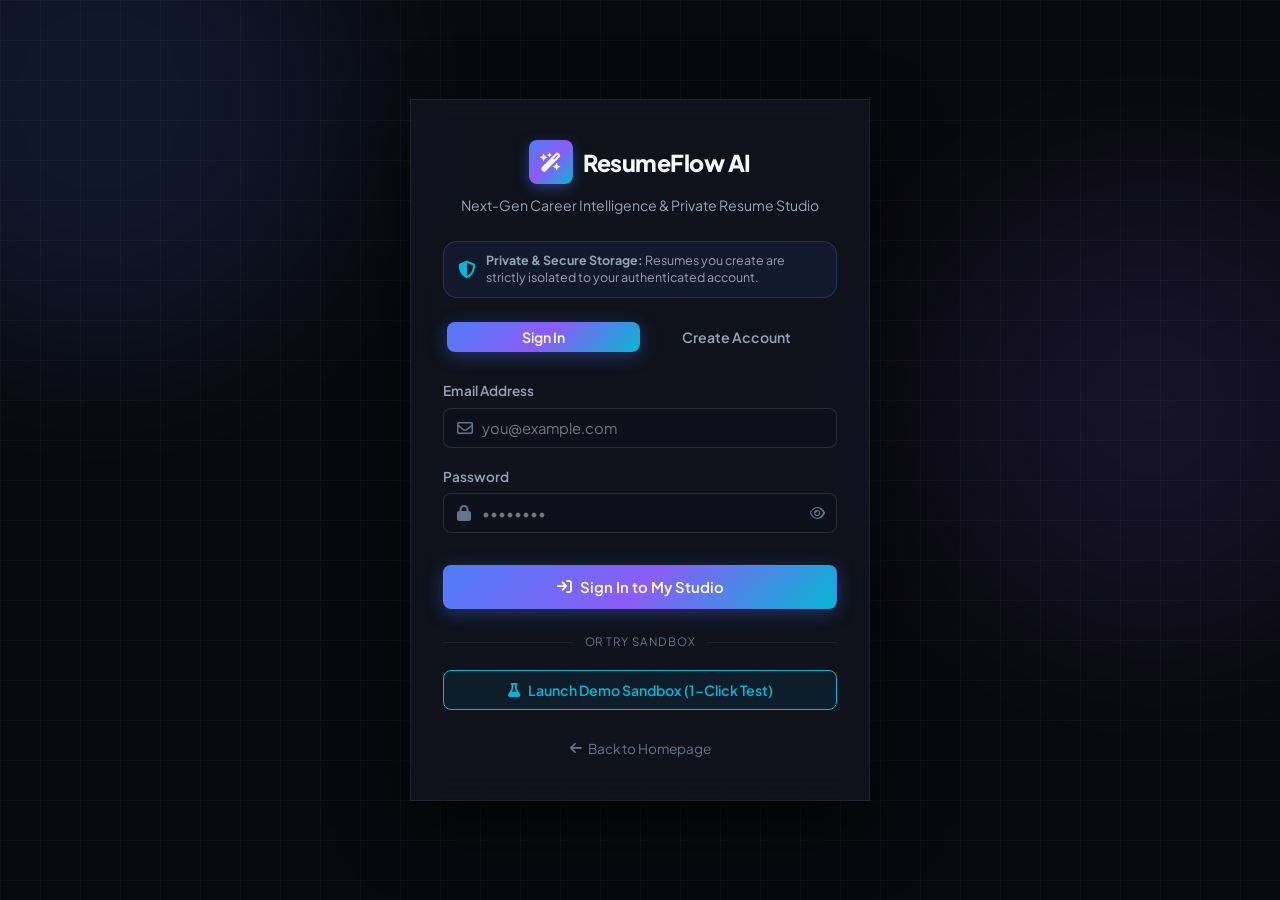
<file: settings.html>
<!DOCTYPE html>
<html lang="en" data-theme="dark">
<head>
  <meta charset="UTF-8">
  <meta name="viewport" content="width=device-width, initial-scale=1.0">
  <title>Settings — ResumeFlow AI</title>
  <meta name="description" content="Manage your ResumeFlow user profile, preferences, and data storage.">

  <!-- Google Fonts -->
  <link rel="preconnect" href="https://fonts.googleapis.com">
  <link rel="preconnect" href="https://fonts.gstatic.com" crossorigin>
  <link href="https://fonts.googleapis.com/css2?family=Plus+Jakarta+Sans:wght@400;500;600;700;800;900&family=JetBrains+Mono:wght@400;600&display=swap" rel="stylesheet">

  <!-- FontAwesome Icons -->
  <link rel="stylesheet" href="https://cdnjs.cloudflare.com/ajax/libs/font-awesome/6.5.1/css/all.min.css">

  <!-- Application Stylesheets -->
  <link rel="stylesheet" href="css/app.css">
  <link rel="stylesheet" href="css/animations.css">
</head>
<body class="bg-grid-pattern">

  <!-- Ambient Glow Orbs -->
  <div class="orb-glow orb-blue"></div>
  <div class="orb-glow orb-purple"></div>

  <!-- Master Application Header -->
  <header class="app-header">
    <div class="container-wide flex-between">
      <a href="index.html" class="nav-brand">
        <div class="brand-icon"><i class="fa-solid fa-wand-magic-sparkles"></i></div>
        <span>ResumeFlow <span class="brand-badge">v2.0</span></span>
      </a>

      <ul class="nav-menu" id="navMenu">
        <li><a href="index.html" class="nav-link"><i class="fa-solid fa-house"></i> Home</a></li>
        <li><a href="builder.html" class="nav-link"><i class="fa-solid fa-pen-nib"></i> Resume Studio</a></li>
        <li><a href="templates.html" class="nav-link"><i class="fa-solid fa-layer-group"></i> Templates</a></li>
        <li><a href="dashboard.html" class="nav-link"><i class="fa-solid fa-folder-open"></i> My Resumes</a></li>
        <li><a href="contact.html" class="nav-link"><i class="fa-solid fa-paper-plane"></i> Contact</a></li>
      </ul>

      <div class="nav-actions">
        <!-- Dynamically rendered by app.js -->
        <button class="btn btn-secondary btn-icon" id="themeToggleBtn" title="Toggle Light/Dark Mode">
          <i class="fa-solid fa-sun" id="themeIcon"></i>
        </button>
        <a href="builder.html" class="btn btn-primary btn-sm">
          <i class="fa-solid fa-bolt"></i> Open Studio
        </a>
      </div>
    </div>
  </header>

  <!-- Settings Main Container -->
  <main style="padding: 120px 0 80px 0; min-height: 85vh;">
    <div class="container" style="max-width: 800px;">

      <div style="margin-bottom: 32px;">
        <h1 style="font-size: 2.2rem; font-weight: 800; margin-bottom: 6px;">Account & Studio Settings</h1>
        <p style="color: var(--text-secondary); font-size: 0.95rem;">
          Manage your private account profile, security credentials, and storage preferences.
        </p>
      </div>

      <!-- User Profile Card -->
      <div class="glass-card" style="padding: 32px; margin-bottom: 24px;">
        <div class="flex-between" style="margin-bottom: 20px;">
          <h2 style="font-size: 1.25rem; font-weight: 700; display: flex; align-items: center; gap: 10px; margin: 0;">
            <i class="fa-regular fa-user" style="color: var(--accent-indigo);"></i> Private Account Profile
          </h2>
          <span class="badge badge-emerald"><i class="fa-solid fa-shield-check"></i> Verified Account</span>
        </div>

        <form id="settingsProfileForm">
          <div class="grid grid-2" style="margin-bottom: 16px;">
            <div class="form-group">
              <label class="form-label" for="settingsName">Display Name</label>
              <input type="text" id="settingsName" class="form-control" placeholder="e.g. Alex Morgan" required>
            </div>
            <div class="form-group">
              <label class="form-label" for="settingsEmail">Email Address (Read-only)</label>
              <input type="email" id="settingsEmail" class="form-control" readonly style="opacity: 0.7; cursor: not-allowed;">
            </div>
          </div>

          <div class="form-group" style="margin-bottom: 24px;">
            <label class="form-label" for="settingsAvatar">Profile Avatar Image URL</label>
            <input type="url" id="settingsAvatar" class="form-control" placeholder="https://...">
          </div>

          <div class="flex-between" style="flex-wrap: wrap; gap: 12px;">
            <button type="submit" class="btn btn-primary btn-sm">
              <i class="fa-solid fa-floppy-disk"></i> Save Profile Changes
            </button>
            <button type="button" class="btn btn-ghost btn-sm" onclick="handleLogout()" style="color: var(--accent-coral);">
              <i class="fa-solid fa-arrow-right-from-bracket"></i> Sign Out
            </button>
          </div>
        </form>
      </div>

      <!-- App Preferences Card -->
      <div class="glass-card" style="padding: 32px; margin-bottom: 24px;">
        <h2 style="font-size: 1.25rem; font-weight: 700; margin-bottom: 20px; display: flex; align-items: center; gap: 10px;">
          <i class="fa-solid fa-sliders" style="color: var(--accent-cyan);"></i> Studio Features & Privacy
        </h2>

        <div style="display: flex; flex-direction: column; gap: 16px;">
          <div class="flex-between" style="padding-bottom: 16px; border-bottom: 1px solid var(--border-subtle);">
            <div>
              <div style="font-weight: 600;">Account Data Isolation</div>
              <div style="font-size: 0.85rem; color: var(--text-muted);">Resumes are strictly partitioned and accessible solely by this user account</div>
            </div>
            <span class="badge badge-emerald"><i class="fa-solid fa-lock"></i> Isolated</span>
          </div>

          <div class="flex-between" style="padding-bottom: 16px; border-bottom: 1px solid var(--border-subtle);">
            <div>
              <div style="font-weight: 600;">Real-Time Auto-Save</div>
              <div style="font-size: 0.85rem; color: var(--text-muted);">Debounces and saves changes to your private account storage automatically</div>
            </div>
            <span class="badge badge-emerald"><i class="fa-solid fa-check"></i> Enabled</span>
          </div>

          <div class="flex-between" style="padding-bottom: 16px; border-bottom: 1px solid var(--border-subtle);">
            <div>
              <div style="font-weight: 600;">ATS AI Scanner Engine</div>
              <div style="font-size: 0.85rem; color: var(--text-muted);">Calculates keyword density, metric scoring, and power action verbs</div>
            </div>
            <span class="badge badge-emerald"><i class="fa-solid fa-check"></i> Active</span>
          </div>

          <div class="flex-between">
            <div>
              <div style="font-weight: 600;">Vector PDF Export Engine</div>
              <div style="font-size: 0.85rem; color: var(--text-muted);">Generates high-resolution vector PDF outputs with zero compression artifacts</div>
            </div>
            <span class="badge badge-cyan">Optimal</span>
          </div>
        </div>
      </div>

      <!-- Data Management Card -->
      <div class="glass-card" style="padding: 32px; border-color: rgba(239, 68, 68, 0.2);">
        <h2 style="font-size: 1.25rem; font-weight: 700; margin-bottom: 20px; display: flex; align-items: center; gap: 10px; color: var(--accent-coral);">
          <i class="fa-solid fa-database"></i> Private Storage Management
        </h2>

        <p style="font-size: 0.9rem; color: var(--text-secondary); margin-bottom: 20px;">
          You can load a fresh sample template into your private account or clear your account's saved drafts.
        </p>

        <div style="display: flex; gap: 12px; flex-wrap: wrap;">
          <button class="btn btn-secondary btn-sm" onclick="handleLoadSampleTemplate()">
            <i class="fa-solid fa-wand-magic-sparkles"></i> Load Sample Resume Template
          </button>
          <button class="btn btn-ghost btn-sm" style="color: var(--accent-coral);" onclick="handleClearMyResumes()">
            <i class="fa-solid fa-trash-can"></i> Clear All My Resumes
          </button>
        </div>
      </div>

    </div>
  </main>

  <!-- Master Application Footer -->
  <footer style="border-top: 1px solid var(--border-subtle); padding: 40px 0; background: var(--bg-surface);">
    <div class="container flex-between" style="flex-wrap: wrap; gap: 20px;">
      <div>
        <div style="font-weight: 800; font-size: 1.1rem;">ResumeFlow AI 2.0</div>
        <p style="font-size: 0.85rem; color: var(--text-muted);">Next-Gen Career Intelligence Studio</p>
      </div>
      <div style="display: flex; gap: 16px;">
        <a href="index.html" class="nav-link">Home</a>
        <a href="builder.html" class="nav-link">Studio</a>
        <a href="dashboard.html" class="nav-link">Dashboard</a>
      </div>
    </div>
  </footer>

  <!-- Scripts -->
  <script src="js/storage.js"></script>
  <script src="js/app.js"></script>
  <script>
    document.addEventListener('DOMContentLoaded', () => {
      // Require Authentication
      if (!StorageService.requireAuth('settings.html')) return;

      const user = StorageService.getUserSession();
      if (user) {
        document.getElementById('settingsName').value = user.name || '';
        document.getElementById('settingsEmail').value = user.email || '';
        document.getElementById('settingsAvatar').value = user.avatar || '';
      }

      document.getElementById('settingsProfileForm').addEventListener('submit', (e) => {
        e.preventDefault();
        const updatedName = document.getElementById('settingsName').value.trim();
        const updatedAvatar = document.getElementById('settingsAvatar').value.trim();

        StorageService.updateUserProfile({
          name: updatedName,
          avatar: updatedAvatar
        });

        showToast('Account profile updated successfully!', 'success');
      });
    });

    function handleLoadSampleTemplate() {
      if (confirm('Load professional sample template into your private account?')) {
        StorageService.loadSampleIntoUserAccount();
        showToast('Sample template loaded into your account!', 'success');
        setTimeout(() => {
          window.location.href = 'builder.html';
        }, 500);
      }
    }

    function handleClearMyResumes() {
      if (confirm('Are you sure you want to delete all resumes in your account? This cannot be undone.')) {
        const user = StorageService.getUserSession();
        if (user) {
          localStorage.removeItem(`rb_user_${user.id}_resumes`);
          localStorage.removeItem(`rb_user_${user.id}_active_res_id`);
          showToast('Your resume storage has been cleared.', 'info');
        }
      }
    }
  </script>
</body>
</html>
</file>
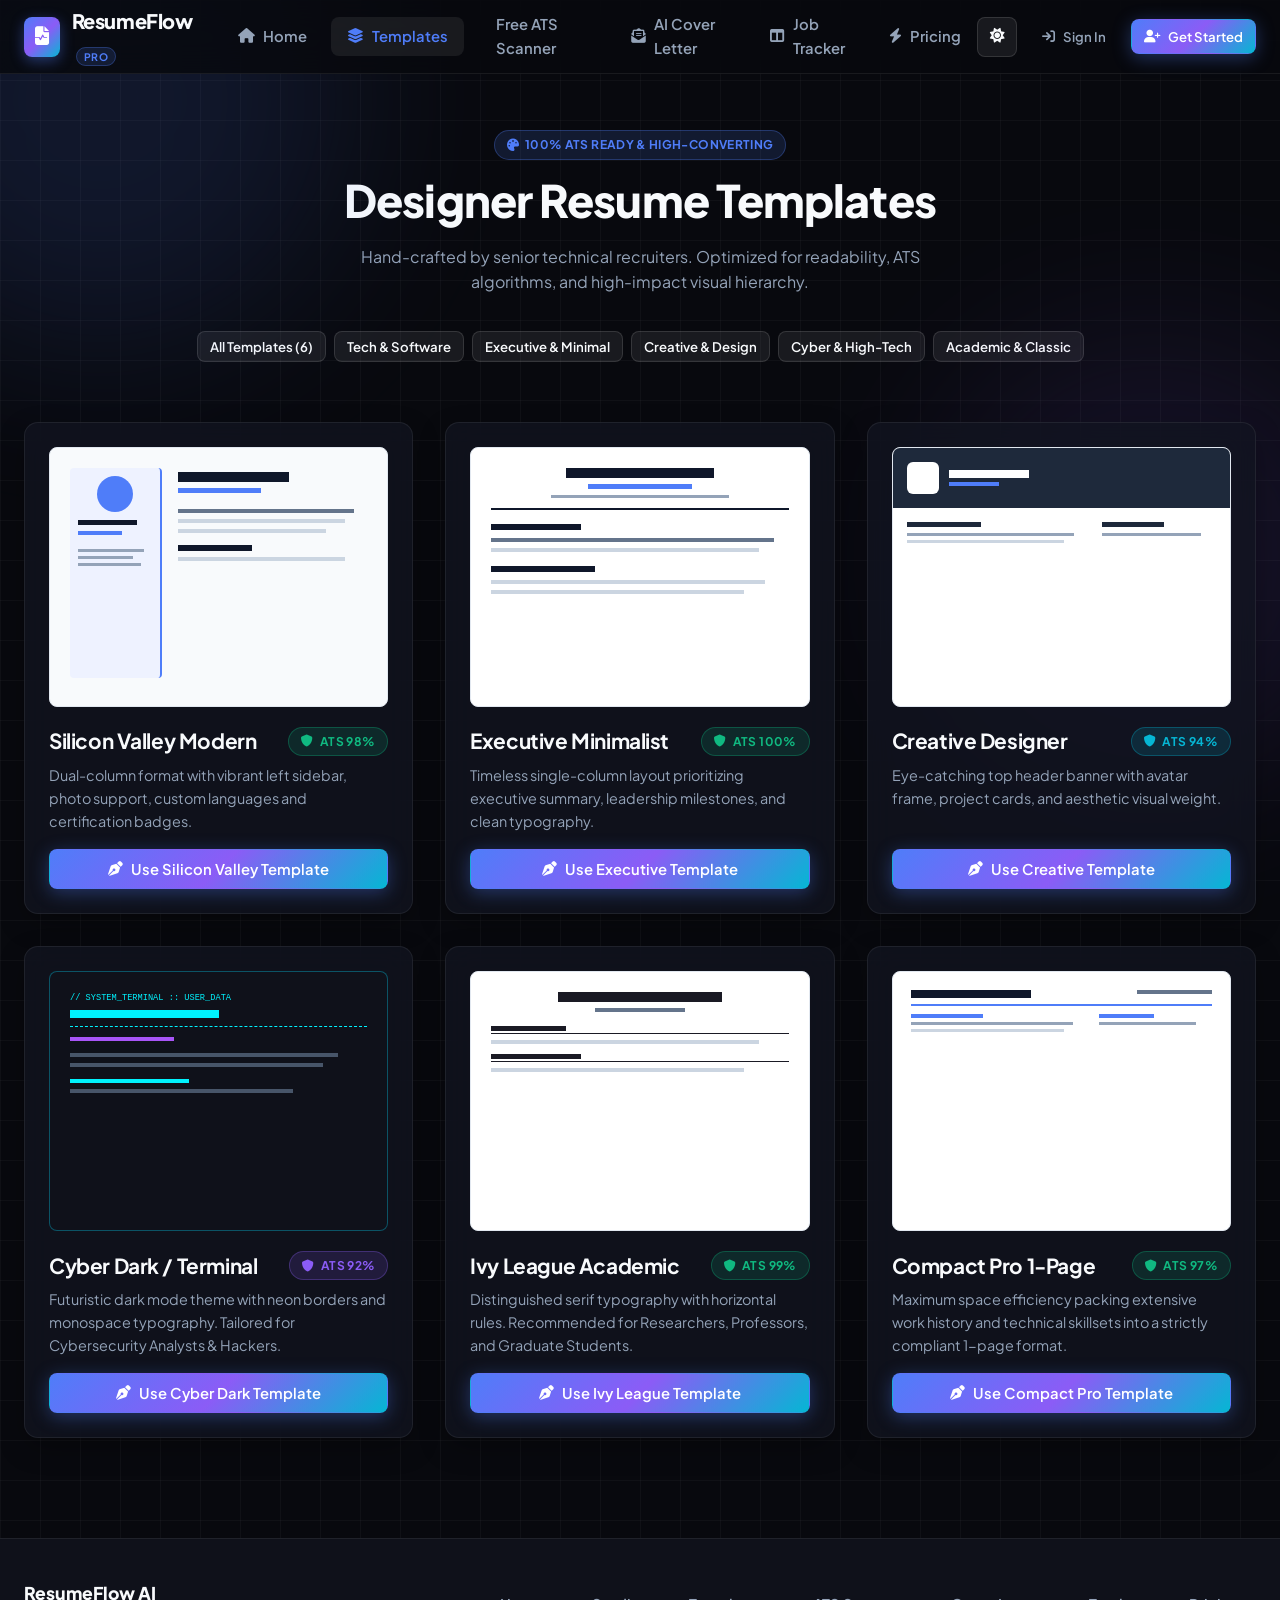
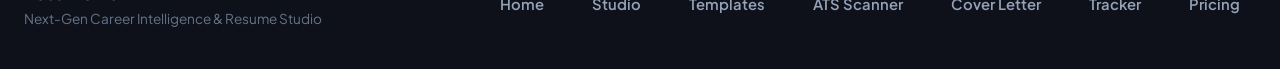
<file: templates.html>
<!DOCTYPE html>
<html lang="en" data-theme="dark">
<head>
  <meta charset="UTF-8">
  <meta name="viewport" content="width=device-width, initial-scale=1.0">
  <title>Resume Templates — ResumeFlow AI</title>
  <meta name="description" content="Explore 6+ designer-crafted, ATS-optimized resume templates for software engineers, executives, designers, and students.">

  <!-- Google Fonts -->
  <link rel="preconnect" href="https://fonts.googleapis.com">
  <link rel="preconnect" href="https://fonts.gstatic.com" crossorigin>
  <link href="https://fonts.googleapis.com/css2?family=Plus+Jakarta+Sans:wght@400;500;600;700;800;900&family=JetBrains+Mono:wght@400;600&display=swap" rel="stylesheet">

  <!-- FontAwesome Icons -->
  <link rel="stylesheet" href="https://cdnjs.cloudflare.com/ajax/libs/font-awesome/6.5.1/css/all.min.css">

  <!-- Application Stylesheets -->
  <link rel="stylesheet" href="css/app.css">
  <link rel="stylesheet" href="css/animations.css">
  <link rel="stylesheet" href="css/templates.css">
</head>
<body class="bg-grid-pattern">

  <!-- Ambient Glow Orbs -->
  <div class="orb-glow orb-blue"></div>
  <div class="orb-glow orb-purple"></div>

  <!-- Master Application Header -->
  <header class="app-header">
    <div class="container-wide flex-between">
      <a href="index.html" class="nav-brand">
        <div class="brand-icon"><i class="fa-solid fa-file-waveform"></i></div>
        <span>ResumeFlow <span class="brand-badge">PRO</span></span>
      </a>

      <ul class="nav-menu" id="navMenu">
        <li><a href="index.html" class="nav-link"><i class="fa-solid fa-house"></i> Home</a></li>
        <li><a href="templates.html" class="nav-link active"><i class="fa-solid fa-layer-group"></i> Templates</a></li>
        <li><a href="ats-checker.html" class="nav-link"><i class="fa-solid fa-radar"></i> Free ATS Scanner</a></li>
        <li><a href="cover-letter.html" class="nav-link"><i class="fa-solid fa-envelope-open-text"></i> AI Cover Letter</a></li>
        <li><a href="tracker.html" class="nav-link"><i class="fa-solid fa-table-columns"></i> Job Tracker</a></li>
        <li><a href="pricing.html" class="nav-link"><i class="fa-solid fa-bolt"></i> Pricing</a></li>
      </ul>

      <div class="nav-actions">
        <button class="btn btn-secondary btn-icon" id="themeToggleBtn" title="Toggle Light/Dark Mode">
          <i class="fa-solid fa-sun" id="themeIcon"></i>
        </button>
        <a href="builder.html" class="btn btn-primary btn-sm">
          <i class="fa-solid fa-wand-magic-sparkles"></i> Open Studio
        </a>
      </div>
    </div>
  </header>

  <!-- Templates Header -->
  <section style="padding: 130px 0 40px 0; text-align: center;">
    <div class="container">
      <span class="badge badge-primary" style="margin-bottom: 12px;"><i class="fa-solid fa-palette"></i> 100% ATS Ready & High-Converting</span>
      <h1 style="font-size: 2.8rem; font-weight: 900; margin-bottom: 16px;">Designer Resume Templates</h1>
      <p style="color: var(--text-secondary); max-width: 620px; margin: 0 auto 36px auto;">
        Hand-crafted by senior technical recruiters. Optimized for readability, ATS algorithms, and high-impact visual hierarchy.
      </p>

      <!-- Category Filter Tabs -->
      <div style="display: flex; justify-content: center; gap: 8px; flex-wrap: wrap;">
        <button class="btn btn-secondary btn-sm template-filter-btn active" data-category="all">All Templates (6)</button>
        <button class="btn btn-secondary btn-sm template-filter-btn" data-category="tech">Tech & Software</button>
        <button class="btn btn-secondary btn-sm template-filter-btn" data-category="executive">Executive & Minimal</button>
        <button class="btn btn-secondary btn-sm template-filter-btn" data-category="creative">Creative & Design</button>
        <button class="btn btn-secondary btn-sm template-filter-btn" data-category="cyber">Cyber & High-Tech</button>
        <button class="btn btn-secondary btn-sm template-filter-btn" data-category="academic">Academic & Classic</button>
      </div>
    </div>
  </section>

  <!-- Templates Catalog Grid -->
  <section style="padding: 20px 0 100px 0;">
    <div class="container">
      <div class="grid" style="grid-template-columns: repeat(auto-fit, minmax(340px, 1fr)); gap: 32px;">

        <!-- Template 1 -->
        <div class="glass-card template-preview-card" data-category="tech" style="display: flex; flex-direction: column; overflow: hidden; padding: 24px;">
          <div style="background: #f8fafc; border-radius: 8px; padding: 20px; min-height: 260px; color: #1e293b; border: 1px solid #e2e8f0; margin-bottom: 20px; position: relative;">
            <div style="display: flex; gap: 12px;">
              <div style="width: 32%; background: #eef2ff; height: 210px; border-radius: 4px; padding: 8px; border-right: 2px solid #4f7df9;">
                <div style="width: 36px; height: 36px; border-radius: 50%; background: #4f7df9; margin: 0 auto 8px auto;"></div>
                <div style="height: 5px; width: 80%; background: #0f172a; margin-bottom: 6px;"></div>
                <div style="height: 4px; width: 60%; background: #4f7df9; margin-bottom: 14px;"></div>
                <div style="height: 3px; width: 90%; background: #94a3b8; margin-bottom: 4px;"></div>
                <div style="height: 3px; width: 75%; background: #94a3b8; margin-bottom: 4px;"></div>
                <div style="height: 3px; width: 85%; background: #94a3b8;"></div>
              </div>
              <div style="width: 68%; padding: 4px;">
                <div style="height: 10px; width: 60%; background: #0f172a; margin-bottom: 6px;"></div>
                <div style="height: 5px; width: 45%; background: #4f7df9; margin-bottom: 16px;"></div>
                <div style="height: 4px; width: 95%; background: #64748b; margin-bottom: 6px;"></div>
                <div style="height: 4px; width: 90%; background: #cbd5e1; margin-bottom: 6px;"></div>
                <div style="height: 4px; width: 80%; background: #cbd5e1; margin-bottom: 12px;"></div>
                <div style="height: 6px; width: 40%; background: #0f172a; margin-bottom: 6px;"></div>
                <div style="height: 4px; width: 90%; background: #cbd5e1;"></div>
              </div>
            </div>
          </div>
          <div style="flex: 1; display: flex; flex-direction: column; justify-content: space-between;">
            <div>
              <div class="flex-between" style="margin-bottom: 8px;">
                <h3 style="font-size: 1.3rem;">Silicon Valley Modern</h3>
                <span class="badge badge-emerald"><i class="fa-solid fa-shield"></i> ATS 98%</span>
              </div>
              <p style="font-size: 0.9rem; color: var(--text-secondary); margin-bottom: 16px;">
                Dual-column format with vibrant left sidebar, photo support, custom languages and certification badges.
              </p>
            </div>
            <button class="btn btn-primary" onclick="useTemplate('tpl-modern-tech')">
              <i class="fa-solid fa-pen-nib"></i> Use Silicon Valley Template
            </button>
          </div>
        </div>

        <!-- Template 2 -->
        <div class="glass-card template-preview-card" data-category="executive" style="display: flex; flex-direction: column; overflow: hidden; padding: 24px;">
          <div style="background: #ffffff; border-radius: 8px; padding: 20px; min-height: 260px; color: #1e293b; border: 1px solid #e2e8f0; margin-bottom: 20px;">
            <div style="text-align: center; border-bottom: 2px solid #0f172a; padding-bottom: 10px; margin-bottom: 14px;">
              <div style="height: 10px; width: 50%; background: #0f172a; margin: 0 auto 6px auto;"></div>
              <div style="height: 5px; width: 35%; background: #4f7df9; margin: 0 auto 6px auto;"></div>
              <div style="height: 3px; width: 60%; background: #94a3b8; margin: 0 auto;"></div>
            </div>
            <div style="height: 6px; width: 30%; background: #0f172a; margin-bottom: 8px;"></div>
            <div style="height: 4px; width: 95%; background: #64748b; margin-bottom: 6px;"></div>
            <div style="height: 4px; width: 90%; background: #cbd5e1; margin-bottom: 14px;"></div>
            <div style="height: 6px; width: 35%; background: #0f172a; margin-bottom: 8px;"></div>
            <div style="height: 4px; width: 92%; background: #cbd5e1; margin-bottom: 6px;"></div>
            <div style="height: 4px; width: 85%; background: #cbd5e1;"></div>
          </div>
          <div style="flex: 1; display: flex; flex-direction: column; justify-content: space-between;">
            <div>
              <div class="flex-between" style="margin-bottom: 8px;">
                <h3 style="font-size: 1.3rem;">Executive Minimalist</h3>
                <span class="badge badge-emerald"><i class="fa-solid fa-shield"></i> ATS 100%</span>
              </div>
              <p style="font-size: 0.9rem; color: var(--text-secondary); margin-bottom: 16px;">
                Timeless single-column layout prioritizing executive summary, leadership milestones, and clean typography.
              </p>
            </div>
            <button class="btn btn-primary" onclick="useTemplate('tpl-executive')">
              <i class="fa-solid fa-pen-nib"></i> Use Executive Template
            </button>
          </div>
        </div>

        <!-- Template 3 -->
        <div class="glass-card template-preview-card" data-category="creative" style="display: flex; flex-direction: column; overflow: hidden; padding: 24px;">
          <div style="background: #ffffff; border-radius: 8px; overflow: hidden; min-height: 260px; color: #1e293b; border: 1px solid #e2e8f0; margin-bottom: 20px;">
            <div style="background: #1e293b; padding: 14px; display: flex; gap: 10px; align-items: center;">
              <div style="width: 32px; height: 32px; border-radius: 6px; background: #ffffff;"></div>
              <div>
                <div style="height: 8px; width: 80px; background: #ffffff; margin-bottom: 4px;"></div>
                <div style="height: 4px; width: 50px; background: #4f7df9;"></div>
              </div>
            </div>
            <div style="padding: 14px; display: grid; grid-template-columns: 60% 40%; gap: 10px;">
              <div>
                <div style="height: 5px; width: 40%; background: #1e293b; margin-bottom: 6px;"></div>
                <div style="height: 3px; width: 90%; background: #94a3b8; margin-bottom: 4px;"></div>
                <div style="height: 3px; width: 85%; background: #cbd5e1;"></div>
              </div>
              <div>
                <div style="height: 5px; width: 50%; background: #1e293b; margin-bottom: 6px;"></div>
                <div style="height: 3px; width: 80%; background: #94a3b8;"></div>
              </div>
            </div>
          </div>
          <div style="flex: 1; display: flex; flex-direction: column; justify-content: space-between;">
            <div>
              <div class="flex-between" style="margin-bottom: 8px;">
                <h3 style="font-size: 1.3rem;">Creative Designer</h3>
                <span class="badge badge-cyan"><i class="fa-solid fa-shield"></i> ATS 94%</span>
              </div>
              <p style="font-size: 0.9rem; color: var(--text-secondary); margin-bottom: 16px;">
                Eye-catching top header banner with avatar frame, project cards, and aesthetic visual weight.
              </p>
            </div>
            <button class="btn btn-primary" onclick="useTemplate('tpl-creative')">
              <i class="fa-solid fa-pen-nib"></i> Use Creative Template
            </button>
          </div>
        </div>

        <!-- Template 4 -->
        <div class="glass-card template-preview-card" data-category="cyber" style="display: flex; flex-direction: column; overflow: hidden; padding: 24px;">
          <div style="background: #0f111a; border-radius: 8px; padding: 20px; min-height: 260px; color: #e2e8f0; border: 1px solid rgba(6, 182, 212, 0.4); margin-bottom: 20px; font-family: monospace;">
            <div style="border-bottom: 1px dashed #00f2fe; padding-bottom: 8px; margin-bottom: 10px;">
              <div style="font-size: 6.5pt; color: #00f2fe;">// SYSTEM_TERMINAL :: USER_DATA</div>
              <div style="height: 8px; width: 50%; background: #00f2fe; margin-top: 4px;"></div>
            </div>
            <div style="height: 4px; width: 35%; background: #a855f7; margin-bottom: 12px;"></div>
            <div style="height: 4px; width: 90%; background: #475569; margin-bottom: 6px;"></div>
            <div style="height: 4px; width: 85%; background: #475569; margin-bottom: 12px;"></div>
            <div style="height: 4px; width: 40%; background: #00f2fe; margin-bottom: 6px;"></div>
            <div style="height: 4px; width: 75%; background: #475569;"></div>
          </div>
          <div style="flex: 1; display: flex; flex-direction: column; justify-content: space-between;">
            <div>
              <div class="flex-between" style="margin-bottom: 8px;">
                <h3 style="font-size: 1.3rem;">Cyber Dark / Terminal</h3>
                <span class="badge badge-purple"><i class="fa-solid fa-shield"></i> ATS 92%</span>
              </div>
              <p style="font-size: 0.9rem; color: var(--text-secondary); margin-bottom: 16px;">
                Futuristic dark mode theme with neon borders and monospace typography. Tailored for Cybersecurity Analysts & Hackers.
              </p>
            </div>
            <button class="btn btn-primary" onclick="useTemplate('tpl-cyber')">
              <i class="fa-solid fa-pen-nib"></i> Use Cyber Dark Template
            </button>
          </div>
        </div>

        <!-- Template 5 -->
        <div class="glass-card template-preview-card" data-category="academic" style="display: flex; flex-direction: column; overflow: hidden; padding: 24px;">
          <div style="background: #ffffff; border-radius: 8px; padding: 20px; min-height: 260px; color: #1e293b; border: 1px solid #e2e8f0; margin-bottom: 20px; font-family: serif;">
            <div style="text-align: center; margin-bottom: 14px;">
              <div style="height: 10px; width: 55%; background: #1a1a24; margin: 0 auto 6px auto;"></div>
              <div style="height: 4px; width: 30%; background: #64748b; margin: 0 auto;"></div>
            </div>
            <div style="border-bottom: 1.5px solid #1a1a24; padding-bottom: 2px; margin-bottom: 6px;">
              <div style="height: 5px; width: 25%; background: #1a1a24;"></div>
            </div>
            <div style="height: 4px; width: 90%; background: #cbd5e1; margin-bottom: 10px;"></div>
            <div style="border-bottom: 1.5px solid #1a1a24; padding-bottom: 2px; margin-bottom: 6px;">
              <div style="height: 5px; width: 30%; background: #1a1a24;"></div>
            </div>
            <div style="height: 4px; width: 85%; background: #cbd5e1;"></div>
          </div>
          <div style="flex: 1; display: flex; flex-direction: column; justify-content: space-between;">
            <div>
              <div class="flex-between" style="margin-bottom: 8px;">
                <h3 style="font-size: 1.3rem;">Ivy League Academic</h3>
                <span class="badge badge-emerald"><i class="fa-solid fa-shield"></i> ATS 99%</span>
              </div>
              <p style="font-size: 0.9rem; color: var(--text-secondary); margin-bottom: 16px;">
                Distinguished serif typography with horizontal rules. Recommended for Researchers, Professors, and Graduate Students.
              </p>
            </div>
            <button class="btn btn-primary" onclick="useTemplate('tpl-academic')">
              <i class="fa-solid fa-pen-nib"></i> Use Ivy League Template
            </button>
          </div>
        </div>

        <!-- Template 6 -->
        <div class="glass-card template-preview-card" data-category="tech" style="display: flex; flex-direction: column; overflow: hidden; padding: 24px;">
          <div style="background: #ffffff; border-radius: 8px; padding: 18px; min-height: 260px; color: #1e293b; border: 1px solid #e2e8f0; margin-bottom: 20px;">
            <div style="display: flex; justify-content: space-between; border-bottom: 2px solid #4f7df9; padding-bottom: 6px; margin-bottom: 8px;">
              <div style="height: 8px; width: 40%; background: #0f172a;"></div>
              <div style="height: 4px; width: 25%; background: #64748b;"></div>
            </div>
            <div style="display: grid; grid-template-columns: 60% 40%; gap: 8px;">
              <div>
                <div style="height: 4px; width: 40%; background: #4f7df9; margin-bottom: 4px;"></div>
                <div style="height: 3px; width: 90%; background: #94a3b8; margin-bottom: 4px;"></div>
                <div style="height: 3px; width: 85%; background: #cbd5e1;"></div>
              </div>
              <div>
                <div style="height: 4px; width: 45%; background: #4f7df9; margin-bottom: 4px;"></div>
                <div style="height: 3px; width: 80%; background: #94a3b8;"></div>
              </div>
            </div>
          </div>
          <div style="flex: 1; display: flex; flex-direction: column; justify-content: space-between;">
            <div>
              <div class="flex-between" style="margin-bottom: 8px;">
                <h3 style="font-size: 1.3rem;">Compact Pro 1-Page</h3>
                <span class="badge badge-emerald"><i class="fa-solid fa-shield"></i> ATS 97%</span>
              </div>
              <p style="font-size: 0.9rem; color: var(--text-secondary); margin-bottom: 16px;">
                Maximum space efficiency packing extensive work history and technical skillsets into a strictly compliant 1-page format.
              </p>
            </div>
            <button class="btn btn-primary" onclick="useTemplate('tpl-compact')">
              <i class="fa-solid fa-pen-nib"></i> Use Compact Pro Template
            </button>
          </div>
        </div>

      </div>
    </div>
  </section>

  <!-- Master Application Footer -->
  <footer style="border-top: 1px solid var(--border-subtle); padding: 40px 0; background: var(--bg-surface);">
    <div class="container flex-between" style="flex-wrap: wrap; gap: 20px;">
      <div>
        <div style="font-weight: 800; font-size: 1.1rem;">ResumeFlow AI</div>
        <p style="font-size: 0.85rem; color: var(--text-muted);">Next-Gen Career Intelligence & Resume Studio</p>
      </div>
      <div style="display: flex; gap: 16px; flex-wrap: wrap; font-size: 0.9rem;">
        <a href="index.html" class="nav-link">Home</a>
        <a href="builder.html" class="nav-link">Studio</a>
        <a href="templates.html" class="nav-link">Templates</a>
        <a href="ats-checker.html" class="nav-link">ATS Scanner</a>
        <a href="cover-letter.html" class="nav-link">Cover Letter</a>
        <a href="tracker.html" class="nav-link">Tracker</a>
        <a href="pricing.html" class="nav-link">Pricing</a>
      </div>
    </div>
  </footer>

  <!-- Scripts -->
  <script src="js/storage.js"></script>
  <script src="js/templates.js"></script>
  <script src="js/app.js"></script>
  <script>
    function useTemplate(tplId) {
      localStorage.setItem('resumeflow_active_template', tplId);
      window.location.href = 'builder.html';
    }

    // Filter categories
    document.querySelectorAll('.template-filter-btn').forEach(btn => {
      btn.addEventListener('click', () => {
        document.querySelectorAll('.template-filter-btn').forEach(b => b.classList.remove('active'));
        btn.classList.add('active');

        const cat = btn.dataset.category;
        document.querySelectorAll('.template-preview-card').forEach(card => {
          if (cat === 'all' || card.dataset.category === cat) {
            card.style.display = 'flex';
          } else {
            card.style.display = 'none';
          }
        });
      });
    });
  </script>
</body>
</html>
</file>
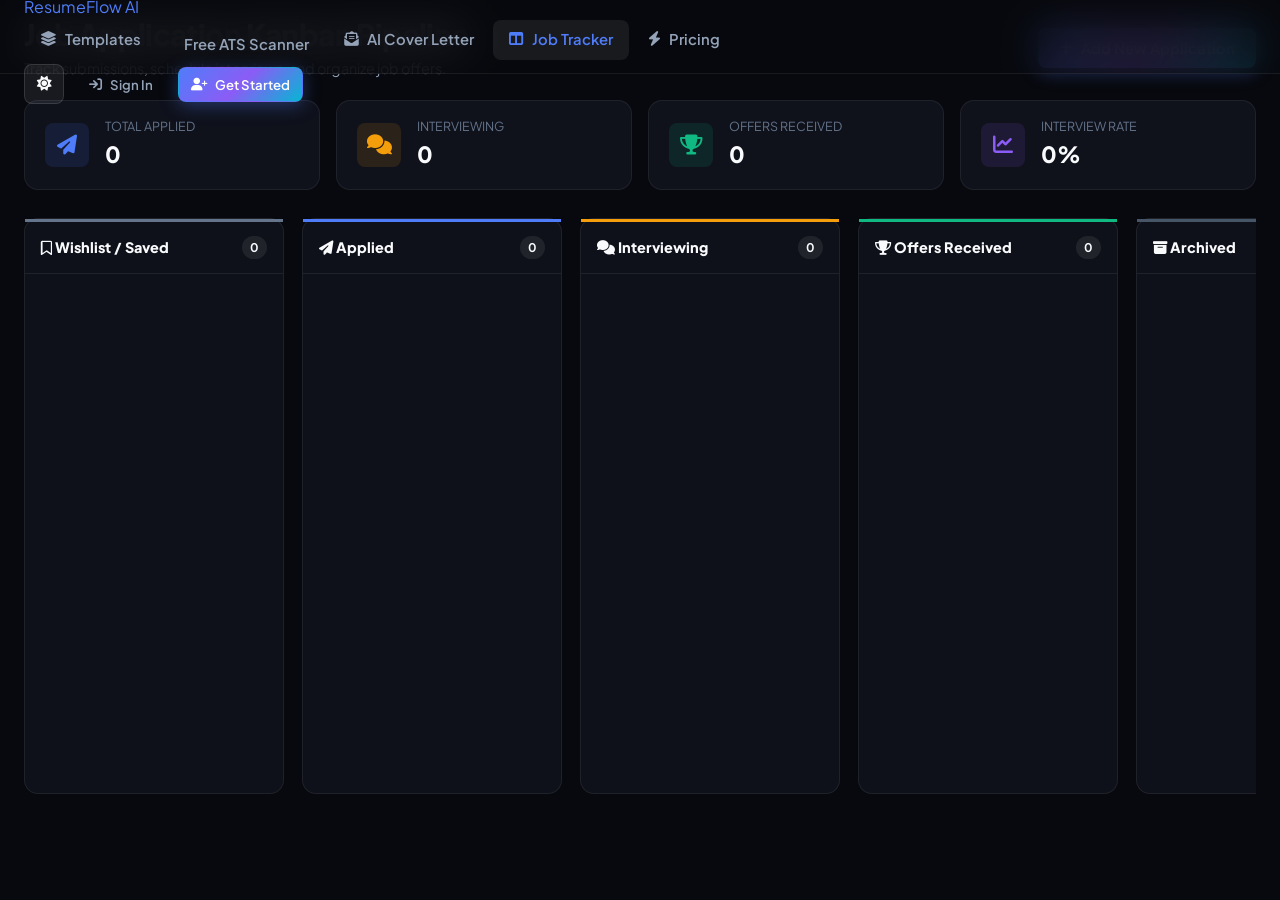
<file: tracker.html>
<!DOCTYPE html>
<html lang="en" data-theme="dark">
<head>
  <meta charset="UTF-8">
  <meta name="viewport" content="width=device-width, initial-scale=1.0">
  <title>Job Application Tracker — ResumeFlow AI</title>
  <meta name="description" content="Organize and manage your job applications, interview rounds, and offers with an intuitive Kanban pipeline board.">

  <!-- Google Fonts & Font Awesome -->
  <link rel="preconnect" href="https://fonts.googleapis.com">
  <link rel="preconnect" href="https://fonts.gstatic.com" crossorigin>
  <link href="https://fonts.googleapis.com/css2?family=Plus+Jakarta+Sans:wght@300;400;500;600;700;800;900&family=JetBrains+Mono:wght@400;500;700&display=swap" rel="stylesheet">
  <link rel="stylesheet" href="https://cdnjs.cloudflare.com/ajax/libs/font-awesome/6.5.1/css/all.min.css">

  <!-- Core App Stylesheets -->
  <link rel="stylesheet" href="css/app.css">
  <link rel="stylesheet" href="css/animations.css">

  <style>
    .metrics-row {
      display: grid;
      grid-template-columns: repeat(auto-fit, minmax(200px, 1fr));
      gap: 16px;
      margin: 20px 0 28px;
    }

    .metric-card {
      background: var(--bg-card);
      border: 1px solid var(--border-subtle);
      border-radius: var(--radius-md);
      padding: 16px 20px;
      display: flex;
      align-items: center;
      gap: 16px;
    }

    .metric-icon-box {
      width: 44px;
      height: 44px;
      border-radius: var(--radius-sm);
      display: flex;
      align-items: center;
      justify-content: center;
      font-size: 1.25rem;
    }

    .kanban-board {
      display: grid;
      grid-template-columns: repeat(5, minmax(260px, 1fr));
      gap: 18px;
      overflow-x: auto;
      padding-bottom: 24px;
      min-height: 600px;
    }

    .kanban-col {
      background: var(--bg-surface);
      border: 1px solid var(--border-subtle);
      border-radius: var(--radius-md);
      display: flex;
      flex-direction: column;
      max-height: calc(100vh - 260px);
    }

    .kanban-col-header {
      padding: 14px 16px;
      border-bottom: 1px solid var(--border-subtle);
      display: flex;
      justify-content: space-between;
      align-items: center;
      font-weight: 800;
      font-size: 0.9rem;
    }

    .col-count-pill {
      background: rgba(255, 255, 255, 0.08);
      padding: 2px 8px;
      border-radius: var(--radius-full);
      font-size: 0.75rem;
      font-weight: 700;
    }

    .kanban-cards-wrap {
      padding: 12px;
      display: flex;
      flex-direction: column;
      gap: 10px;
      overflow-y: auto;
      flex: 1;
    }

    .job-card {
      background: var(--bg-card);
      border: 1px solid var(--border-subtle);
      border-radius: var(--radius-sm);
      padding: 14px;
      box-shadow: var(--shadow-sm);
      cursor: grab;
      transition: all var(--transition-fast);
      position: relative;
    }

    .job-card:hover {
      border-color: var(--accent-primary);
      transform: translateY(-2px);
      box-shadow: var(--shadow-md);
    }

    .job-card-company {
      font-size: 0.82rem;
      font-weight: 700;
      color: var(--accent-primary);
      margin-bottom: 2px;
    }

    .job-card-title {
      font-size: 0.95rem;
      font-weight: 800;
      color: var(--text-primary);
      margin-bottom: 6px;
    }

    .job-card-meta {
      font-size: 0.78rem;
      color: var(--text-muted);
      display: flex;
      align-items: center;
      gap: 10px;
      flex-wrap: wrap;
    }

    .job-card-actions {
      display: flex;
      justify-content: space-between;
      align-items: center;
      margin-top: 10px;
      padding-top: 8px;
      border-top: 1px solid var(--border-subtle);
      font-size: 0.75rem;
    }
  </style>
</head>
<body>

  <!-- Top Global Header Navigation -->
  <header class="app-header">
    <div class="container-wide">
      <a href="index.html" class="brand-logo">
        <div class="logo-mark"><i class="fa-solid fa-file-waveform"></i></div>
        <div class="logo-text">Resume<span>Flow</span> AI</div>
      </a>

      <nav class="main-nav">
        <a href="templates.html" class="nav-link"><i class="fa-solid fa-layer-group"></i> Templates</a>
        <a href="ats-checker.html" class="nav-link"><i class="fa-solid fa-radar"></i> Free ATS Scanner</a>
        <a href="cover-letter.html" class="nav-link"><i class="fa-solid fa-envelope-open-text"></i> AI Cover Letter</a>
        <a href="tracker.html" class="nav-link active"><i class="fa-solid fa-table-columns"></i> Job Tracker</a>
        <a href="pricing.html" class="nav-link"><i class="fa-solid fa-bolt"></i> Pricing</a>
      </nav>

      <div class="nav-actions">
        <button type="button" class="btn btn-ghost btn-icon theme-toggle" id="themeToggleBtn" title="Toggle Dark/Light Mode">
          <i class="fa-solid fa-moon"></i>
        </button>
        <div id="authNavContainer">
          <a href="login.html" class="btn btn-ghost btn-sm">Sign In</a>
          <a href="builder.html" class="btn btn-primary btn-sm"><i class="fa-solid fa-wand-magic-sparkles"></i> Build Resume</a>
        </div>
      </div>
    </div>
  </header>

  <main class="container-wide" style="padding-top: 16px; padding-bottom: 40px;">

    <div style="display: flex; justify-content: space-between; align-items: center; flex-wrap: wrap; gap: 16px;">
      <div>
        <h1 style="font-size: 1.85rem; font-weight: 900; margin-bottom: 4px;">Job Application Kanban Pipeline</h1>
        <p style="font-size: 0.9rem; color: var(--text-secondary); margin: 0;">Track submissions, schedule interviews, and organize job offers.</p>
      </div>

      <button type="button" class="btn btn-primary" onclick="openAddJobModal()">
        <i class="fa-solid fa-plus"></i> Add New Application
      </button>
    </div>

    <!-- Analytics Metrics Bar -->
    <div class="metrics-row animate-fade-in">
      <div class="metric-card">
        <div class="metric-icon-box" style="background: rgba(79, 125, 249, 0.12); color: var(--accent-primary);">
          <i class="fa-solid fa-paper-plane"></i>
        </div>
        <div>
          <div style="font-size: 0.78rem; color: var(--text-muted); text-transform: uppercase;">Total Applied</div>
          <div style="font-size: 1.4rem; font-weight: 900;" id="metricAppliedCount">0</div>
        </div>
      </div>

      <div class="metric-card">
        <div class="metric-icon-box" style="background: rgba(245, 158, 11, 0.12); color: var(--accent-amber);">
          <i class="fa-solid fa-comments"></i>
        </div>
        <div>
          <div style="font-size: 0.78rem; color: var(--text-muted); text-transform: uppercase;">Interviewing</div>
          <div style="font-size: 1.4rem; font-weight: 900;" id="metricInterviewCount">0</div>
        </div>
      </div>

      <div class="metric-card">
        <div class="metric-icon-box" style="background: rgba(16, 185, 129, 0.12); color: var(--accent-emerald);">
          <i class="fa-solid fa-trophy"></i>
        </div>
        <div>
          <div style="font-size: 0.78rem; color: var(--text-muted); text-transform: uppercase;">Offers Received</div>
          <div style="font-size: 1.4rem; font-weight: 900;" id="metricOfferCount">0</div>
        </div>
      </div>

      <div class="metric-card">
        <div class="metric-icon-box" style="background: rgba(139, 92, 246, 0.12); color: #8b5cf6;">
          <i class="fa-solid fa-chart-line"></i>
        </div>
        <div>
          <div style="font-size: 0.78rem; color: var(--text-muted); text-transform: uppercase;">Interview Rate</div>
          <div style="font-size: 1.4rem; font-weight: 900;" id="metricRate">0%</div>
        </div>
      </div>
    </div>

    <!-- Kanban Columns Grid -->
    <div class="kanban-board">

      <!-- Col 1: Wishlist -->
      <div class="kanban-col" data-col="wishlist" ondragover="event.preventDefault()" ondrop="handleDrop(event, 'wishlist')">
        <div class="kanban-col-header" style="border-top: 3px solid #64748b;">
          <span><i class="fa-regular fa-bookmark"></i> Wishlist / Saved</span>
          <span class="col-count-pill" id="count-wishlist">0</span>
        </div>
        <div class="kanban-cards-wrap" id="cards-wishlist"></div>
      </div>

      <!-- Col 2: Applied -->
      <div class="kanban-col" data-col="applied" ondragover="event.preventDefault()" ondrop="handleDrop(event, 'applied')">
        <div class="kanban-col-header" style="border-top: 3px solid var(--accent-primary);">
          <span><i class="fa-solid fa-paper-plane"></i> Applied</span>
          <span class="col-count-pill" id="count-applied">0</span>
        </div>
        <div class="kanban-cards-wrap" id="cards-applied"></div>
      </div>

      <!-- Col 3: Interviewing -->
      <div class="kanban-col" data-col="interviewing" ondragover="event.preventDefault()" ondrop="handleDrop(event, 'interviewing')">
        <div class="kanban-col-header" style="border-top: 3px solid var(--accent-amber);">
          <span><i class="fa-solid fa-comments"></i> Interviewing</span>
          <span class="col-count-pill" id="count-interviewing">0</span>
        </div>
        <div class="kanban-cards-wrap" id="cards-interviewing"></div>
      </div>

      <!-- Col 4: Offered -->
      <div class="kanban-col" data-col="offered" ondragover="event.preventDefault()" ondrop="handleDrop(event, 'offered')">
        <div class="kanban-col-header" style="border-top: 3px solid var(--accent-emerald);">
          <span><i class="fa-solid fa-trophy"></i> Offers Received</span>
          <span class="col-count-pill" id="count-offered">0</span>
        </div>
        <div class="kanban-cards-wrap" id="cards-offered"></div>
      </div>

      <!-- Col 5: Archived -->
      <div class="kanban-col" data-col="archived" ondragover="event.preventDefault()" ondrop="handleDrop(event, 'archived')">
        <div class="kanban-col-header" style="border-top: 3px solid #475569;">
          <span><i class="fa-solid fa-box-archive"></i> Archived</span>
          <span class="col-count-pill" id="count-archived">0</span>
        </div>
        <div class="kanban-cards-wrap" id="cards-archived"></div>
      </div>

    </div>

  </main>

  <!-- Add / Edit Job Modal -->
  <div class="modal-backdrop" id="jobModal">
    <div class="modal-dialog" style="max-width: 500px;">
      <div class="modal-header">
        <h3 style="font-size: 1.15rem; margin-bottom: 2px;" id="modalJobTitle">Add Job Application</h3>
        <button type="button" class="btn btn-ghost btn-icon modal-close-btn" onclick="closeJobModal()"><i class="fa-solid fa-xmark"></i></button>
      </div>

      <div class="modal-body">
        <input type="hidden" id="jobEditId">
        <div class="form-group">
          <label class="form-label">Company Name *</label>
          <input type="text" id="jobCompany" class="form-control" placeholder="e.g. Stripe, Airbnb, Google" required>
        </div>

        <div class="form-group">
          <label class="form-label">Job Title / Role *</label>
          <input type="text" id="jobRole" class="form-control" placeholder="e.g. Senior Software Engineer" required>
        </div>

        <div class="form-row">
          <div class="form-group">
            <label class="form-label">Salary / Compensation</label>
            <input type="text" id="jobSalary" class="form-control" placeholder="e.g. $165,000 / yr">
          </div>
          <div class="form-group">
            <label class="form-label">Location / Remote</label>
            <input type="text" id="jobLocation" class="form-control" placeholder="e.g. Remote (US) or Hybrid">
          </div>
        </div>

        <div class="form-group">
          <label class="form-label">Status Pipeline Stage</label>
          <select id="jobStatus" class="form-control">
            <option value="wishlist">Wishlist / Saved</option>
            <option value="applied" selected>Applied</option>
            <option value="interviewing">Interviewing</option>
            <option value="offered">Offers Received</option>
            <option value="archived">Archived</option>
          </select>
        </div>

        <div class="form-group">
          <label class="form-label">Job Posting URL / Notes</label>
          <textarea id="jobNotes" class="form-control" rows="3" placeholder="Paste application link or recruiter notes here..."></textarea>
        </div>
      </div>

      <div class="modal-footer">
        <button type="button" class="btn btn-secondary" onclick="closeJobModal()">Cancel</button>
        <button type="button" class="btn btn-primary" onclick="saveJobApplication()">Save Application</button>
      </div>
    </div>
  </div>

  <!-- Toast Notification Container -->
  <div class="toast-container" id="toastContainer"></div>

  <!-- Scripts -->
  <script src="js/storage.js"></script>
  <script src="js/app.js"></script>
  <script>
    let draggedJobId = null;

    document.addEventListener('DOMContentLoaded', () => {
      // Initialize with sample applications if empty
      const existing = StorageService.getApplications();
      if (!existing || existing.length === 0) {
        seedSampleApplications();
      }
      renderBoard();
    });

    function seedSampleApplications() {
      const sampleJobs = [
        { id: 'app_1', company: 'Stripe', role: 'Staff Frontend Engineer', salary: '$185,000 / yr', location: 'San Francisco (Hybrid)', status: 'interviewing', notes: 'Technical round scheduled for next Tuesday.', appliedAt: '2026-08-24' },
        { id: 'app_2', company: 'Linear', role: 'Full-Stack Developer', salary: '$160,000 / yr', location: 'Remote (Worldwide)', status: 'applied', notes: 'Applied with 100% ATS Modern Tech resume.', appliedAt: '2026-08-28' },
        { id: 'app_3', company: 'Datadog', role: 'Senior Systems Engineer', salary: '$175,000 / yr', location: 'New York, NY', status: 'offered', notes: 'Offer letter received. In compensation review.', appliedAt: '2026-08-15' },
        { id: 'app_4', company: 'Vercel', role: 'Developer Relations Engineer', salary: '$150,000 / yr', location: 'Remote', status: 'wishlist', notes: 'Preparing customized portfolio cover letter.', appliedAt: '2026-08-30' }
      ];
      sampleJobs.forEach(job => StorageService.saveApplication(job));
    }

    function renderBoard() {
      const apps = StorageService.getApplications() || [];
      const cols = ['wishlist', 'applied', 'interviewing', 'offered', 'archived'];

      cols.forEach(col => {
        const container = document.getElementById(`cards-${col}`);
        const countEl = document.getElementById(`count-${col}`);
        const colApps = apps.filter(a => (a.status || 'applied') === col);

        countEl.textContent = colApps.length;
        container.innerHTML = colApps.map(job => `
          <div class="job-card" draggable="true" ondragstart="handleDragStart(event, '${job.id}')" onclick="editJob('${job.id}')">
            <div class="job-card-company">${escapeHTML(job.company)}</div>
            <div class="job-card-title">${escapeHTML(job.role)}</div>
            <div class="job-card-meta">
              ${job.location ? `<span><i class="fa-solid fa-location-dot"></i> ${escapeHTML(job.location)}</span>` : ''}
              ${job.salary ? `<span><i class="fa-solid fa-dollar-sign"></i> ${escapeHTML(job.salary)}</span>` : ''}
            </div>
            <div class="job-card-actions" onclick="event.stopPropagation()">
              <span style="color: var(--text-muted); font-size: 0.72rem;">${job.appliedAt || 'Recent'}</span>
              <div style="display: flex; gap: 8px;">
                <button type="button" class="btn btn-ghost btn-icon" style="width: 22px; height: 22px; font-size: 0.75rem;" onclick="deleteJob('${job.id}')" title="Delete"><i class="fa-solid fa-trash"></i></button>
              </div>
            </div>
          </div>
        `).join('');
      });

      // Update Top Metrics
      const totalApplied = apps.filter(a => a.status === 'applied' || a.status === 'interviewing' || a.status === 'offered').length;
      const totalInterview = apps.filter(a => a.status === 'interviewing').length;
      const totalOffer = apps.filter(a => a.status === 'offered').length;
      const rate = totalApplied > 0 ? Math.round((totalInterview / totalApplied) * 100) : 0;

      document.getElementById('metricAppliedCount').textContent = totalApplied;
      document.getElementById('metricInterviewCount').textContent = totalInterview;
      document.getElementById('metricOfferCount').textContent = totalOffer;
      document.getElementById('metricRate').textContent = `${rate}%`;
    }

    function handleDragStart(e, id) {
      draggedJobId = id;
      e.dataTransfer.setData('text/plain', id);
    }

    function handleDrop(e, targetCol) {
      e.preventDefault();
      if (!draggedJobId) return;

      const apps = StorageService.getApplications();
      const job = apps.find(a => a.id === draggedJobId);
      if (job && job.status !== targetCol) {
        job.status = targetCol;
        StorageService.saveApplication(job);
        renderBoard();
        showToast(`Moved ${job.role} to ${targetCol.toUpperCase()}!`, 'success');
      }
      draggedJobId = null;
    }

    function openAddJobModal() {
      document.getElementById('jobEditId').value = '';
      document.getElementById('modalJobTitle').textContent = 'Add Job Application';
      document.getElementById('jobCompany').value = '';
      document.getElementById('jobRole').value = '';
      document.getElementById('jobSalary').value = '';
      document.getElementById('jobLocation').value = '';
      document.getElementById('jobStatus').value = 'applied';
      document.getElementById('jobNotes').value = '';

      document.getElementById('jobModal').classList.add('active');
    }

    function editJob(id) {
      const apps = StorageService.getApplications();
      const job = apps.find(a => a.id === id);
      if (!job) return;

      document.getElementById('jobEditId').value = job.id;
      document.getElementById('modalJobTitle').textContent = 'Edit Job Application';
      document.getElementById('jobCompany').value = job.company || '';
      document.getElementById('jobRole').value = job.role || '';
      document.getElementById('jobSalary').value = job.salary || '';
      document.getElementById('jobLocation').value = job.location || '';
      document.getElementById('jobStatus').value = job.status || 'applied';
      document.getElementById('jobNotes').value = job.notes || '';

      document.getElementById('jobModal').classList.add('active');
    }

    function closeJobModal() {
      document.getElementById('jobModal').classList.remove('active');
    }

    function saveJobApplication() {
      const company = document.getElementById('jobCompany').value.trim();
      const role = document.getElementById('jobRole').value.trim();
      if (!company || !role) {
        showToast('Please enter both company name and job title.', 'error');
        return;
      }

      const id = document.getElementById('jobEditId').value || ('app_' + Date.now());
      const job = {
        id,
        company,
        role,
        salary: document.getElementById('jobSalary').value.trim(),
        location: document.getElementById('jobLocation').value.trim(),
        status: document.getElementById('jobStatus').value,
        notes: document.getElementById('jobNotes').value.trim(),
        appliedAt: new Date().toISOString().split('T')[0]
      };

      StorageService.saveApplication(job);
      closeJobModal();
      renderBoard();
      showToast(`Saved application for ${company}!`, 'success');
    }

    function deleteJob(id) {
      if (confirm('Are you sure you want to remove this job application?')) {
        StorageService.deleteApplication(id);
        renderBoard();
        showToast('Job application removed.', 'info');
      }
    }

    function escapeHTML(str) {
      if (!str) return '';
      return String(str).replace(/[&<>"']/g, m => ({
        '&': '&amp;', '<': '&lt;', '>': '&gt;', '"': '&quot;', "'": '&#039;'
      }[m]));
    }
  </script>
</body>
</html>
</file>
<file: css/app.css>
/* ==========================================================================
   RESUME BUILDER 2.0 — MASTER APPLICATION STYLESHEET
   Ultra-modern glassmorphism, dynamic theming, fluid responsive layout
   ========================================================================== */

@import url('https://fonts.googleapis.com/css2?family=Inter:wght@300;400;500;600;700;800;900&family=Plus+Jakarta+Sans:wght@400;500;600;700;800&family=Outfit:wght@400;500;600;700;800&family=JetBrains+Mono:wght@400;500;600;700&family=Playfair+Display:ital,wght@0,600;0,700;1,600&display=swap');

:root {
  /* Core Dark Theme */
  --bg-base: #08090e;
  --bg-surface: #0f111a;
  --bg-card: rgba(18, 21, 33, 0.75);
  --bg-card-hover: rgba(26, 30, 48, 0.85);
  --bg-glass: rgba(255, 255, 255, 0.035);
  --bg-glass-strong: rgba(255, 255, 255, 0.07);
  --border-subtle: rgba(255, 255, 255, 0.07);
  --border-medium: rgba(255, 255, 255, 0.12);
  --border-focus: rgba(79, 125, 249, 0.5);

  /* Typography */
  --text-primary: #f8fafc;
  --text-secondary: #94a3b8;
  --text-muted: #64748b;
  --text-inverse: #0f172a;

  /* Accent Colors */
  --accent-primary: #4f7df9;
  --accent-secondary: #8b5cf6;
  --accent-cyan: #06b6d4;
  --accent-emerald: #10b981;
  --accent-coral: #f43f5e;
  --accent-amber: #f59e0b;
  --accent-gradient: linear-gradient(135deg, #4f7df9 0%, #8b5cf6 50%, #06b6d4 100%);
  --accent-gradient-glow: linear-gradient(135deg, rgba(79, 125, 249, 0.25) 0%, rgba(139, 92, 246, 0.25) 100%);

  /* UI Metrics */
  --header-height: 74px;
  --sidebar-width: 280px;
  --radius-sm: 8px;
  --radius-md: 14px;
  --radius-lg: 20px;
  --radius-full: 9999px;
  --shadow-sm: 0 4px 12px rgba(0, 0, 0, 0.25);
  --shadow-md: 0 10px 30px -5px rgba(0, 0, 0, 0.4);
  --shadow-lg: 0 25px 50px -12px rgba(0, 0, 0, 0.6);
  --shadow-glow: 0 0 25px rgba(79, 125, 249, 0.35);

  /* Transitions */
  --ease-spring: cubic-bezier(0.175, 0.885, 0.32, 1.275);
  --ease-smooth: cubic-bezier(0.4, 0, 0.2, 1);
  --transition-fast: 0.18s var(--ease-smooth);
  --transition-normal: 0.3s var(--ease-smooth);
}

/* Light Theme Variables */
[data-theme="light"] {
  --bg-base: #f8fafc;
  --bg-surface: #ffffff;
  --bg-card: rgba(255, 255, 255, 0.85);
  --bg-card-hover: rgba(255, 255, 255, 0.95);
  --bg-glass: rgba(0, 0, 0, 0.02);
  --bg-glass-strong: rgba(0, 0, 0, 0.05);
  --border-subtle: rgba(0, 0, 0, 0.08);
  --border-medium: rgba(0, 0, 0, 0.15);
  --text-primary: #0f172a;
  --text-secondary: #475569;
  --text-muted: #94a3b8;
  --text-inverse: #f8fafc;
  --shadow-sm: 0 2px 8px rgba(0, 0, 0, 0.06);
  --shadow-md: 0 8px 24px rgba(0, 0, 0, 0.08);
  --shadow-lg: 0 20px 40px rgba(0, 0, 0, 0.1);
  --shadow-glow: 0 0 25px rgba(79, 125, 249, 0.2);
}

/* Base Reset */
*, *::before, *::after {
  box-sizing: border-box;
  margin: 0;
  padding: 0;
}

html {
  scroll-behavior: smooth;
  font-size: 16px;
  -webkit-font-smoothing: antialiased;
  -moz-osx-font-smoothing: grayscale;
}

body {
  font-family: 'Plus Jakarta Sans', 'Inter', -apple-system, sans-serif;
  background-color: var(--bg-base);
  color: var(--text-primary);
  line-height: 1.6;
  min-height: 100vh;
  overflow-x: hidden;
  position: relative;
}

/* Custom Scrollbar */
::-webkit-scrollbar {
  width: 8px;
  height: 8px;
}
::-webkit-scrollbar-track {
  background: var(--bg-base);
}
::-webkit-scrollbar-thumb {
  background: var(--border-medium);
  border-radius: 4px;
}
::-webkit-scrollbar-thumb:hover {
  background: var(--accent-primary);
}

/* Typography & Headings */
h1, h2, h3, h4, h5, h6 {
  color: var(--text-primary);
  font-weight: 700;
  line-height: 1.25;
  letter-spacing: -0.02em;
}

a {
  color: var(--accent-primary);
  text-decoration: none;
  transition: color var(--transition-fast);
}
a:hover {
  color: var(--accent-cyan);
}

p {
  color: var(--text-secondary);
}

/* Layout Utilities */
.container {
  width: 100%;
  max-width: 1280px;
  margin: 0 auto;
  padding: 0 24px;
}

.container-wide {
  width: 100%;
  max-width: 1520px;
  margin: 0 auto;
  padding: 0 24px;
}

.flex-between {
  display: flex;
  align-items: center;
  justify-content: space-between;
}

.flex-center {
  display: flex;
  align-items: center;
  justify-content: center;
}

.grid {
  display: grid;
  gap: 24px;
}

/* Glassmorphism Cards */
.glass-card {
  background: var(--bg-card);
  backdrop-filter: blur(16px);
  -webkit-backdrop-filter: blur(16px);
  border: 1px solid var(--border-subtle);
  border-radius: var(--radius-md);
  box-shadow: var(--shadow-md);
  transition: all var(--transition-normal);
}

.glass-card:hover {
  border-color: var(--border-medium);
  box-shadow: var(--shadow-lg), var(--shadow-glow);
}

.glass-card-glow {
  position: relative;
  overflow: hidden;
}
.glass-card-glow::before {
  content: '';
  position: absolute;
  top: -50%;
  left: -50%;
  width: 200%;
  height: 200%;
  background: radial-gradient(circle, rgba(79, 125, 249, 0.08) 0%, transparent 60%);
  pointer-events: none;
  opacity: 0;
  transition: opacity 0.4s ease;
}
.glass-card-glow:hover::before {
  opacity: 1;
}

/* Navigation Header */
.app-header {
  position: fixed;
  top: 0;
  left: 0;
  right: 0;
  height: var(--header-height);
  background: rgba(8, 9, 14, 0.82);
  backdrop-filter: blur(20px);
  -webkit-backdrop-filter: blur(20px);
  border-bottom: 1px solid var(--border-subtle);
  z-index: 1000;
  display: flex;
  align-items: center;
  transition: all var(--transition-normal);
}

[data-theme="light"] .app-header {
  background: rgba(255, 255, 255, 0.85);
}

.app-header.scrolled {
  background: rgba(8, 9, 14, 0.95);
  box-shadow: 0 4px 20px rgba(0, 0, 0, 0.3);
}

.nav-brand {
  display: flex;
  align-items: center;
  gap: 12px;
  text-decoration: none;
  color: var(--text-primary);
  font-weight: 800;
  font-size: 1.25rem;
  letter-spacing: -0.02em;
}

.brand-icon {
  width: 40px;
  height: 40px;
  border-radius: var(--radius-sm);
  background: var(--accent-gradient);
  display: flex;
  align-items: center;
  justify-content: center;
  color: #ffffff;
  font-size: 1.2rem;
  box-shadow: 0 4px 14px rgba(79, 125, 249, 0.4);
}

.brand-badge {
  font-size: 0.65rem;
  font-weight: 700;
  padding: 2px 7px;
  border-radius: var(--radius-full);
  background: rgba(79, 125, 249, 0.15);
  color: var(--accent-primary);
  border: 1px solid rgba(79, 125, 249, 0.3);
  text-transform: uppercase;
  letter-spacing: 0.05em;
  margin-left: 4px;
}

.nav-menu {
  display: flex;
  align-items: center;
  gap: 8px;
  list-style: none;
}

.nav-link {
  padding: 8px 16px;
  border-radius: var(--radius-sm);
  color: var(--text-secondary);
  font-size: 0.925rem;
  font-weight: 600;
  transition: all var(--transition-fast);
  display: inline-flex;
  align-items: center;
  gap: 8px;
}

.nav-link:hover, .nav-link.active {
  color: var(--text-primary);
  background: var(--bg-glass-strong);
}

.nav-link.active {
  color: var(--accent-primary);
}

.nav-actions {
  display: flex;
  align-items: center;
  gap: 12px;
}

/* Interactive Buttons */
.btn {
  display: inline-flex;
  align-items: center;
  justify-content: center;
  gap: 8px;
  padding: 10px 20px;
  font-size: 0.925rem;
  font-weight: 600;
  font-family: inherit;
  border-radius: var(--radius-sm);
  border: 1px solid transparent;
  cursor: pointer;
  text-decoration: none;
  transition: all var(--transition-fast);
  outline: none;
  white-space: nowrap;
}

.btn-primary {
  background: var(--accent-gradient);
  color: #ffffff;
  box-shadow: 0 4px 18px rgba(79, 125, 249, 0.35);
}
.btn-primary:hover {
  transform: translateY(-2px);
  box-shadow: 0 6px 24px rgba(79, 125, 249, 0.5);
  color: #ffffff;
}

.btn-secondary {
  background: var(--bg-glass-strong);
  color: var(--text-primary);
  border: 1px solid var(--border-medium);
}
.btn-secondary:hover {
  background: var(--bg-card-hover);
  border-color: var(--accent-primary);
  color: var(--text-primary);
  transform: translateY(-2px);
}

.btn-outline {
  background: transparent;
  color: var(--text-primary);
  border: 1px solid var(--border-medium);
}
.btn-outline:hover {
  border-color: var(--accent-primary);
  color: var(--accent-primary);
  background: rgba(79, 125, 249, 0.08);
}

.btn-ghost {
  background: transparent;
  color: var(--text-secondary);
}
.btn-ghost:hover {
  color: var(--text-primary);
  background: var(--bg-glass-strong);
}

.btn-sm {
  padding: 6px 12px;
  font-size: 0.825rem;
}
.btn-lg {
  padding: 14px 28px;
  font-size: 1.05rem;
  border-radius: var(--radius-md);
}

.btn-icon {
  width: 40px;
  height: 40px;
  padding: 0;
  border-radius: var(--radius-sm);
}

/* Badges & Tags */
.badge {
  display: inline-flex;
  align-items: center;
  gap: 6px;
  padding: 4px 12px;
  border-radius: var(--radius-full);
  font-size: 0.75rem;
  font-weight: 700;
  letter-spacing: 0.03em;
  text-transform: uppercase;
}

.badge-primary {
  background: rgba(79, 125, 249, 0.15);
  color: var(--accent-primary);
  border: 1px solid rgba(79, 125, 249, 0.3);
}

.badge-emerald {
  background: rgba(16, 185, 129, 0.15);
  color: var(--accent-emerald);
  border: 1px solid rgba(16, 185, 129, 0.3);
}

.badge-cyan {
  background: rgba(6, 182, 212, 0.15);
  color: var(--accent-cyan);
  border: 1px solid rgba(6, 182, 212, 0.3);
}

.badge-purple {
  background: rgba(139, 92, 246, 0.15);
  color: var(--accent-secondary);
  border: 1px solid rgba(139, 92, 246, 0.3);
}

/* Modern Form Controls */
.form-group {
  margin-bottom: 18px;
}

.form-label {
  display: block;
  font-size: 0.85rem;
  font-weight: 600;
  color: var(--text-secondary);
  margin-bottom: 6px;
}

.form-control {
  width: 100%;
  padding: 10px 14px;
  background: rgba(15, 17, 26, 0.7);
  border: 1px solid var(--border-medium);
  border-radius: var(--radius-sm);
  color: var(--text-primary);
  font-size: 0.925rem;
  font-family: inherit;
  transition: all var(--transition-fast);
  outline: none;
}

[data-theme="light"] .form-control {
  background: #ffffff;
  border-color: #cbd5e1;
}

.form-control:focus {
  border-color: var(--accent-primary);
  box-shadow: 0 0 0 3px rgba(79, 125, 249, 0.2);
  background: rgba(18, 21, 33, 0.9);
}

textarea.form-control {
  min-height: 90px;
  resize: vertical;
}

select.form-control {
  cursor: pointer;
}

/* Modal System */
.modal-backdrop {
  position: fixed;
  top: 0;
  left: 0;
  right: 0;
  bottom: 0;
  background: rgba(0, 0, 0, 0.75);
  backdrop-filter: blur(8px);
  -webkit-backdrop-filter: blur(8px);
  z-index: 2000;
  display: flex;
  align-items: center;
  justify-content: center;
  padding: 20px;
  opacity: 0;
  pointer-events: none;
  transition: opacity var(--transition-normal);
}

.modal-backdrop.active {
  opacity: 1;
  pointer-events: auto;
}

.modal-dialog {
  background: var(--bg-surface);
  border: 1px solid var(--border-medium);
  border-radius: var(--radius-lg);
  box-shadow: var(--shadow-lg);
  width: 100%;
  max-width: 600px;
  max-height: 90vh;
  overflow-y: auto;
  transform: scale(0.94) translateY(20px);
  transition: transform var(--transition-normal);
}

.modal-backdrop.active .modal-dialog {
  transform: scale(1) translateY(0);
}

.modal-header {
  padding: 20px 24px;
  border-bottom: 1px solid var(--border-subtle);
  display: flex;
  align-items: center;
  justify-content: space-between;
}

.modal-body {
  padding: 24px;
}

.modal-footer {
  padding: 16px 24px;
  border-top: 1px solid var(--border-subtle);
  display: flex;
  justify-content: flex-end;
  gap: 12px;
}

/* Toast Alerts */
.toast-container {
  position: fixed;
  bottom: 24px;
  right: 24px;
  z-index: 3000;
  display: flex;
  flex-direction: column;
  gap: 12px;
}

.toast {
  padding: 14px 20px;
  background: var(--bg-surface);
  border: 1px solid var(--border-medium);
  border-radius: var(--radius-md);
  box-shadow: var(--shadow-lg);
  color: var(--text-primary);
  font-size: 0.9rem;
  font-weight: 500;
  display: flex;
  align-items: center;
  gap: 12px;
  min-width: 280px;
  max-width: 420px;
  transform: translateX(120%);
  transition: transform 0.3s var(--ease-spring);
}

.toast.show {
  transform: translateX(0);
}

.toast-success {
  border-left: 4px solid var(--accent-emerald);
}
.toast-error {
  border-left: 4px solid var(--accent-coral);
}
.toast-info {
  border-left: 4px solid var(--accent-primary);
}

/* Ambient Glow Orbs */
.orb-glow {
  position: absolute;
  border-radius: 50%;
  filter: blur(90px);
  pointer-events: none;
  z-index: 0;
  opacity: 0.5;
}
.orb-blue {
  width: 500px;
  height: 500px;
  background: rgba(79, 125, 249, 0.25);
  top: -150px;
  left: -150px;
}
.orb-purple {
  width: 450px;
  height: 450px;
  background: rgba(139, 92, 246, 0.22);
  top: 20%;
  right: -100px;
}
.orb-cyan {
  width: 400px;
  height: 400px;
  background: rgba(6, 182, 212, 0.18);
  bottom: 10%;
  left: 20%;
}

.hero-grid {
  grid-template-columns: 1.1fr 0.9fr;
}

/* Responsive adjustments */
@media (max-width: 992px) {
  .hero-grid {
    grid-template-columns: 1fr !important;
  }
  .nav-menu {
    display: none;
  }
  .nav-menu.mobile-open {
    display: flex;
    flex-direction: column;
    position: fixed;
    top: var(--header-height);
    left: 0;
    right: 0;
    background: var(--bg-surface);
    padding: 24px;
    border-bottom: 1px solid var(--border-medium);
    gap: 12px;
  }

  .container {
    padding-left: 16px;
    padding-right: 16px;
  }

  .grid {
    grid-template-columns: 1fr !important;
    gap: 20px;
  }
}

/* Mobile Portrait Optimization */
@media (max-width: 768px) {
  html, body {
    overflow-x: hidden !important;
    width: 100% !important;
    max-width: 100% !important;
    position: relative;
  }

  .hero-section {
    padding: 100px 0 50px 0 !important;
  }
  .hero-grid {
    grid-template-columns: 1fr !important;
    gap: 32px !important;
  }
  :root {
    --header-height: 64px;
  }

  html {
    font-size: 15px;
  }

  body {
    font-size: 0.9rem;
  }

  /* Header adjustments */
  .app-header {
    height: 64px;
    padding: 0 12px;
  }

  .nav-brand {
    font-size: 1.05rem;
    gap: 8px;
  }

  .brand-icon {
    width: 36px;
    height: 36px;
    font-size: 1rem;
  }

  .brand-badge {
    font-size: 0.6rem;
    padding: 2px 5px;
  }

  .nav-actions {
    gap: 6px;
  }

  .nav-actions .btn {
    padding: 8px 12px;
    font-size: 0.85rem;
  }

  .nav-actions .btn-sm {
    padding: 6px 10px;
    font-size: 0.8rem;
  }

  .nav-actions .btn span {
    display: none;
  }

  /* Container spacing */
  .container {
    padding-left: 14px;
    padding-right: 14px;
    max-width: 100% !important;
    box-sizing: border-box !important;
  }

  .container-wide {
    padding-left: 12px;
    padding-right: 12px;
    max-width: 100% !important;
    box-sizing: border-box !important;
  }

  /* Cards and glassmorphism */
  .glass-card {
    padding: 20px 16px;
    border-radius: var(--radius-md);
  }

  /* Grid layouts */
  .grid,
  .grid-2,
  .hero-grid,
  [style*="grid-template-columns"] {
    grid-template-columns: 1fr !important;
    gap: 16px !important;
  }

  .grid-2 {
    grid-template-columns: 1fr !important;
  }

  /* Typography scaling */
  h1 {
    font-size: 1.8rem !important;
    line-height: 1.2;
  }

  h2 {
    font-size: 1.4rem !important;
  }

  h3 {
    font-size: 1.1rem !important;
  }

  p {
    font-size: 0.9rem;
    line-height: 1.6;
  }

  /* Buttons */
  .btn {
    padding: 10px 16px;
    font-size: 0.875rem;
  }

  .btn-lg {
    padding: 12px 20px;
    font-size: 0.95rem;
  }

  .btn-sm {
    padding: 7px 12px;
    font-size: 0.8rem;
  }

  .btn-icon {
    padding: 8px;
  }

  /* Form inputs */
  .form-control {
    padding: 10px 12px;
    font-size: 0.9rem;
  }

  .form-label {
    font-size: 0.85rem;
  }

  /* Badges */
  .badge {
    font-size: 0.75rem;
    padding: 4px 8px;
  }

  /* Modals */
  .modal-dialog {
    width: 92%;
    max-width: 92%;
    margin: 20px auto;
  }

  .modal-header,
  .modal-body,
  .modal-footer {
    padding: 16px;
  }

  /* Toast notifications */
  .toast-container {
    bottom: 16px;
    right: 16px;
    left: 16px;
  }

  .toast {
    min-width: auto;
    width: 100%;
    max-width: 100%;
    font-size: 0.85rem;
    padding: 12px 16px;
  }

  /* Ambient orbs - reduce size on mobile */
  .orb-blue {
    width: 300px;
    height: 300px;
    top: -100px;
    left: -100px;
  }

  .orb-purple {
    width: 280px;
    height: 280px;
    right: -80px;
  }

  .orb-cyan {
    width: 250px;
    height: 250px;
  }

  /* Flex utilities */
  .flex-between {
    flex-direction: column;
    align-items: flex-start !important;
    gap: 12px;
  }

  .flex-between.keep-row {
    flex-direction: row;
  }
}

/* Extra small devices */
@media (max-width: 480px) {
  html {
    font-size: 14px;
  }

  h1 {
    font-size: 1.6rem !important;
  }

  h2 {
    font-size: 1.25rem !important;
  }

  .container,
  .container-wide {
    padding-left: 12px;
    padding-right: 12px;
  }

  .glass-card {
    padding: 16px 12px;
  }

  .btn-lg {
    padding: 11px 18px;
    font-size: 0.9rem;
  }
}
</file>
<file: css/animations.css>
/* ==========================================================================
   RESUME BUILDER 2.0 — KEYFRAME ANIMATIONS & MICRO-INTERACTIONS
   Aesthetic glow, floating orbs, matrix scanline, 3D tilt perspective
   ========================================================================== */

/* Floating Orbs Animation */
@keyframes floatOrb {
  0%, 100% {
    transform: translateY(0) scale(1);
  }
  50% {
    transform: translateY(-30px) scale(1.08);
  }
}

@keyframes pulseSlow {
  0%, 100% {
    opacity: 0.35;
    transform: scale(1);
  }
  50% {
    opacity: 0.65;
    transform: scale(1.1);
  }
}

.orb-blue {
  animation: floatOrb 12s ease-in-out infinite alternate;
}
.orb-purple {
  animation: floatOrb 15s ease-in-out infinite alternate-reverse;
}
.orb-cyan {
  animation: pulseSlow 8s ease-in-out infinite;
}

/* Gradient Flow Text */
@keyframes gradientText {
  0% {
    background-position: 0% 50%;
  }
  50% {
    background-position: 100% 50%;
  }
  100% {
    background-position: 0% 50%;
  }
}

.text-gradient {
  background: linear-gradient(135deg, #4f7df9 0%, #8b5cf6 40%, #06b6d4 80%, #38ef7d 100%);
  background-size: 300% 300%;
  -webkit-background-clip: text;
  -webkit-text-fill-color: transparent;
  animation: gradientText 8s ease infinite;
}

/* 3D Tilted Interactive Card */
.tilt-card-container {
  perspective: 1200px;
  transform-style: preserve-3d;
}

.tilt-card {
  transform: rotateY(-8deg) rotateX(6deg);
  transition: transform 0.4s cubic-bezier(0.2, 0.8, 0.2, 1), box-shadow 0.4s ease;
}

.tilt-card-container:hover .tilt-card {
  transform: rotateY(0deg) rotateX(0deg) translateY(-8px);
  box-shadow: 0 30px 70px rgba(79, 125, 249, 0.3), 0 0 40px rgba(139, 92, 246, 0.2);
}

@media (max-width: 768px) {
  .tilt-card {
    transform: none !important;
  }
  .tilt-card-container {
    perspective: none !important;
  }
}

/* Laser Scanning Line Effect */
@keyframes laserScan {
  0% {
    top: 0%;
    opacity: 0;
  }
  15% {
    opacity: 1;
  }
  85% {
    opacity: 1;
  }
  100% {
    top: 100%;
    opacity: 0;
  }
}

.laser-scan-line {
  position: absolute;
  left: 0;
  right: 0;
  height: 3px;
  background: linear-gradient(90deg, transparent, #06b6d4, #ffffff, #06b6d4, transparent);
  box-shadow: 0 0 15px 3px #06b6d4;
  z-index: 20;
  pointer-events: none;
  animation: laserScan 3.5s cubic-bezier(0.4, 0, 0.2, 1) infinite;
}

/* Shimmer Loading Effect */
@keyframes shimmer {
  0% {
    background-position: -200% 0;
  }
  100% {
    background-position: 200% 0;
  }
}

.shimmer-badge {
  background: linear-gradient(90deg, rgba(255,255,255,0.03) 0%, rgba(255,255,255,0.15) 50%, rgba(255,255,255,0.03) 100%);
  background-size: 200% 100%;
  animation: shimmer 3s infinite;
}

/* Slide in from bottom */
@keyframes fadeInUp {
  from {
    opacity: 0;
    transform: translateY(24px);
  }
  to {
    opacity: 1;
    transform: translateY(0);
  }
}

.animate-fade-in-up {
  animation: fadeInUp 0.7s var(--ease-smooth) forwards;
}

/* Pulse Badge */
@keyframes pulseDot {
  0% {
    transform: scale(0.95);
    box-shadow: 0 0 0 0 rgba(16, 185, 129, 0.7);
  }
  70% {
    transform: scale(1);
    box-shadow: 0 0 0 8px rgba(16, 185, 129, 0);
  }
  100% {
    transform: scale(0.95);
    box-shadow: 0 0 0 0 rgba(16, 185, 129, 0);
  }
}

.status-dot {
  width: 8px;
  height: 8px;
  background-color: var(--accent-emerald);
  border-radius: 50%;
  display: inline-block;
  animation: pulseDot 2s infinite;
}

/* ATS Score Circular Progress Bar Animation */
@keyframes fillScore {
  from {
    stroke-dashoffset: 283;
  }
}

.score-circle-progress {
  stroke-dasharray: 283;
  stroke-dashoffset: 35;
  transition: stroke-dashoffset 1.2s ease-in-out, stroke 0.4s ease;
}

/* Grid background subtle grid lines */
.bg-grid-pattern {
  background-image:
    linear-gradient(to right, rgba(255, 255, 255, 0.03) 1px, transparent 1px),
    linear-gradient(to bottom, rgba(255, 255, 255, 0.03) 1px, transparent 1px);
  background-size: 40px 40px;
}

[data-theme="light"] .bg-grid-pattern {
  background-image:
    linear-gradient(to right, rgba(0, 0, 0, 0.03) 1px, transparent 1px),
    linear-gradient(to bottom, rgba(0, 0, 0, 0.03) 1px, transparent 1px);
}
</file>
<file: css/templates.css>
/* ==========================================================================
   RESUME BUILDER 2.0 — 6 DESIGNER TEMPLATES & VECTOR PRINT STYLES
   1. Silicon Valley Modern Tech
   2. Executive Minimalist
   3. Creative Designer Banner
   4. Cyber Dark / Terminal
   5. Ivy League Classic
   6. Compact Pro 1-Page
   ========================================================================== */

/* Universal Template Base Styling */
.resume-paper {
  --tpl-primary: #1e293b;
  --tpl-accent: #4f7df9;
  --tpl-text: #334155;
  --tpl-text-muted: #64748b;
  --tpl-border: #e2e8f0;
  --tpl-bg-sidebar: #f8fafc;
  --tpl-font: 'Plus Jakarta Sans', sans-serif;

  font-family: var(--tpl-font);
  font-size: 9.5pt;
  line-height: 1.5;
  color: var(--tpl-text);
  background: #ffffff;
  padding: 0;
  margin: 0;
}

.resume-paper h1,
.resume-paper h2,
.resume-paper h3,
.resume-paper h4 {
  color: var(--tpl-primary);
  margin: 0;
  padding: 0;
}

.resume-paper a {
  color: var(--tpl-accent);
  text-decoration: none;
}

.resume-paper ul {
  padding-left: 18px;
  margin: 4px 0;
}

.resume-paper li {
  margin-bottom: 3px;
}

/* ==========================================================================
   TEMPLATE 1: SILICON VALLEY MODERN TECH (Dual Column with Sidebar)
   ========================================================================== */
.tpl-modern-tech {
  display: flex;
  min-height: 297mm;
}

.tpl-modern-tech .sidebar {
  width: 32%;
  background: var(--tpl-bg-sidebar);
  border-right: 1px solid var(--tpl-border);
  padding: 28px 20px;
  box-sizing: border-box;
}

.tpl-modern-tech .main-content {
  width: 68%;
  padding: 28px 24px;
  box-sizing: border-box;
}

.tpl-modern-tech .profile-photo {
  width: 90px;
  height: 90px;
  border-radius: 50%;
  border: 3px solid var(--tpl-accent);
  object-fit: cover;
  margin: 0 auto 16px auto;
  display: block;
}

.tpl-modern-tech .header-name {
  font-size: 20pt;
  font-weight: 800;
  letter-spacing: -0.03em;
  color: var(--tpl-primary);
}

.tpl-modern-tech .header-title {
  font-size: 11pt;
  font-weight: 600;
  color: var(--tpl-accent);
  margin-top: 2px;
  margin-bottom: 14px;
}

.tpl-modern-tech .section-title {
  font-size: 11pt;
  font-weight: 700;
  text-transform: uppercase;
  letter-spacing: 0.08em;
  color: var(--tpl-primary);
  border-bottom: 2px solid var(--tpl-accent);
  padding-bottom: 4px;
  margin-top: 18px;
  margin-bottom: 12px;
}

.tpl-modern-tech .sidebar .section-title {
  font-size: 10pt;
}

.tpl-modern-tech .contact-item {
  display: flex;
  align-items: center;
  gap: 8px;
  font-size: 8.5pt;
  color: var(--tpl-text);
  margin-bottom: 8px;
  word-break: break-all;
}

.tpl-modern-tech .contact-item i {
  color: var(--tpl-accent);
  width: 14px;
  text-align: center;
}

.tpl-modern-tech .skill-tag {
  display: inline-block;
  background: #ffffff;
  border: 1px solid var(--tpl-border);
  border-left: 3px solid var(--tpl-accent);
  padding: 3px 8px;
  border-radius: 4px;
  font-size: 8pt;
  font-weight: 600;
  margin: 3px 3px 3px 0;
}

.tpl-modern-tech .timeline-item {
  margin-bottom: 14px;
  position: relative;
}

.tpl-modern-tech .item-role {
  font-weight: 700;
  font-size: 10.5pt;
  color: var(--tpl-primary);
}

.tpl-modern-tech .item-company {
  font-weight: 600;
  color: var(--tpl-accent);
}

.tpl-modern-tech .item-date {
  font-size: 8.5pt;
  color: var(--tpl-text-muted);
  font-style: italic;
}

/* ==========================================================================
   TEMPLATE 2: EXECUTIVE MINIMALIST (Clean Single Column)
   ========================================================================== */
.tpl-executive {
  padding: 36px 40px;
  box-sizing: border-box;
  min-height: 297mm;
}

.tpl-executive .header-top {
  text-align: center;
  border-bottom: 2px solid var(--tpl-primary);
  padding-bottom: 16px;
  margin-bottom: 20px;
}

.tpl-executive .header-name {
  font-size: 24pt;
  font-weight: 800;
  letter-spacing: 0.05em;
  text-transform: uppercase;
  color: var(--tpl-primary);
}

.tpl-executive .header-title {
  font-size: 11pt;
  font-weight: 600;
  color: var(--tpl-accent);
  letter-spacing: 0.1em;
  text-transform: uppercase;
  margin-top: 4px;
  margin-bottom: 8px;
}

.tpl-executive .contact-bar {
  display: flex;
  justify-content: center;
  flex-wrap: wrap;
  gap: 14px;
  font-size: 8.5pt;
  color: var(--tpl-text-muted);
}

.tpl-executive .section-title {
  font-size: 11pt;
  font-weight: 700;
  text-transform: uppercase;
  letter-spacing: 0.1em;
  color: var(--tpl-primary);
  border-bottom: 1px solid var(--tpl-border);
  padding-bottom: 4px;
  margin-top: 18px;
  margin-bottom: 10px;
}

.tpl-executive .timeline-header {
  display: flex;
  justify-content: space-between;
  align-items: baseline;
}

/* ==========================================================================
   TEMPLATE 3: CREATIVE DESIGNER (Modern Header Banner)
   ========================================================================== */
.tpl-creative {
  min-height: 297mm;
}

.tpl-creative .header-banner {
  background: var(--tpl-primary);
  color: #ffffff;
  padding: 32px 36px;
  display: flex;
  align-items: center;
  gap: 24px;
}

.tpl-creative .header-banner .profile-photo {
  width: 84px;
  height: 84px;
  border-radius: 12px;
  border: 2px solid #ffffff;
  object-fit: cover;
}

.tpl-creative .header-banner .header-name {
  font-size: 22pt;
  font-weight: 800;
  color: #ffffff;
}

.tpl-creative .header-banner .header-title {
  font-size: 11pt;
  color: var(--tpl-accent);
  font-weight: 600;
  margin-top: 2px;
}

.tpl-creative .body-content {
  padding: 28px 36px;
  display: grid;
  grid-template-columns: 65% 35%;
  gap: 24px;
}

.tpl-creative .section-title {
  font-size: 11pt;
  font-weight: 700;
  color: var(--tpl-primary);
  display: flex;
  align-items: center;
  gap: 8px;
  margin-top: 16px;
  margin-bottom: 12px;
}

.tpl-creative .section-title::before {
  content: '';
  width: 6px;
  height: 16px;
  background: var(--tpl-accent);
  border-radius: 2px;
}

/* ==========================================================================
   TEMPLATE 4: CYBER DARK / TERMINAL (Matrix & High-Tech)
   ========================================================================== */
.tpl-cyber {
  background: #0f111a;
  color: #e2e8f0;
  padding: 32px 36px;
  min-height: 297mm;
  font-family: 'JetBrains Mono', monospace;
}

.tpl-cyber h1,
.tpl-cyber h2,
.tpl-cyber h3,
.tpl-cyber h4 {
  color: #ffffff;
}

.tpl-cyber .terminal-bar {
  border-bottom: 1px dashed rgba(6, 182, 212, 0.4);
  padding-bottom: 14px;
  margin-bottom: 18px;
}

.tpl-cyber .header-name {
  font-size: 20pt;
  font-weight: 700;
  color: #00f2fe;
}

.tpl-cyber .header-title {
  font-size: 10pt;
  color: #a855f7;
}

.tpl-cyber .section-title {
  font-size: 10.5pt;
  font-weight: 700;
  color: #00f2fe;
  margin-top: 18px;
  margin-bottom: 10px;
  text-transform: uppercase;
}

.tpl-cyber .section-title::before {
  content: '> ';
  color: #38ef7d;
}

.tpl-cyber .skill-tag {
  display: inline-block;
  background: rgba(6, 182, 212, 0.1);
  border: 1px solid rgba(6, 182, 212, 0.3);
  color: #00f2fe;
  padding: 2px 7px;
  border-radius: 3px;
  font-size: 8pt;
  margin: 3px;
}

/* ==========================================================================
   TEMPLATE 5: IVY LEAGUE ACADEMIC (Distinguished Serif)
   ========================================================================== */
.tpl-academic {
  padding: 40px 48px;
  font-family: 'Playfair Display', Georgia, serif;
  min-height: 297mm;
}

.tpl-academic .header-top {
  text-align: center;
  margin-bottom: 24px;
}

.tpl-academic .header-name {
  font-size: 24pt;
  font-weight: 700;
  letter-spacing: 0.02em;
}

.tpl-academic .header-title {
  font-size: 11pt;
  font-style: italic;
  color: var(--tpl-accent);
  margin-top: 4px;
  margin-bottom: 8px;
}

.tpl-academic .section-title {
  font-size: 12pt;
  font-weight: 700;
  text-transform: uppercase;
  border-bottom: 1.5px solid #1a1a24;
  padding-bottom: 3px;
  margin-top: 18px;
  margin-bottom: 10px;
  letter-spacing: 0.05em;
}

/* ==========================================================================
   TEMPLATE 6: COMPACT PRO 1-PAGE (High Information Density)
   ========================================================================== */
.tpl-compact {
  padding: 24px 28px;
  font-size: 8.5pt;
  line-height: 1.35;
  min-height: 297mm;
}

.tpl-compact .header-top {
  display: flex;
  justify-content: space-between;
  align-items: center;
  border-bottom: 2px solid var(--tpl-accent);
  padding-bottom: 10px;
  margin-bottom: 14px;
}

.tpl-compact .header-name {
  font-size: 18pt;
  font-weight: 800;
  color: var(--tpl-primary);
}

.tpl-compact .header-title {
  font-size: 10pt;
  font-weight: 600;
  color: var(--tpl-accent);
}

.tpl-compact .grid-layout {
  display: grid;
  grid-template-columns: 60% 40%;
  gap: 16px;
}

.tpl-compact .section-title {
  font-size: 9.5pt;
  font-weight: 700;
  text-transform: uppercase;
  background: var(--tpl-bg-sidebar);
  padding: 3px 8px;
  border-left: 3px solid var(--tpl-accent);
  margin-top: 12px;
  margin-bottom: 8px;
}

/* ==========================================================================
   STRICT VECTOR PRINT STYLES (@media print)
   ========================================================================== */
@page {
  size: A4 portrait;
  margin: 0mm;
}

@media print {
  html, body {
    background: #ffffff !important;
    color: #000000 !important;
    margin: 0 !important;
    padding: 0 !important;
    font-size: 9.5pt !important;
    -webkit-print-color-adjust: exact !important;
    print-color-adjust: exact !important;
  }

  .app-header,
  .studio-toolbar,
  .builder-editor-pane,
  .modal-backdrop,
  .toast-container,
  .orb-glow,
  .laser-scan-line {
    display: none !important;
  }

  .builder-layout {
    margin-top: 0 !important;
    padding: 0 !important;
    display: block !important;
  }

  .builder-preview-pane {
    padding: 0 !important;
    margin: 0 !important;
    height: auto !important;
    overflow: visible !important;
    display: block !important;
  }

  .resume-paper-wrapper {
    transform: none !important;
    margin: 0 !important;
    box-shadow: none !important;
  }

  .resume-paper {
    width: 210mm !important;
    min-height: 297mm !important;
    box-shadow: none !important;
    border-radius: 0 !important;
    margin: 0 !important;
    page-break-after: auto;
  }

  .timeline-item,
  .repeater-item,
  .section-block {
    page-break-inside: avoid !important;
    break-inside: avoid !important;
  }
}
</file>
